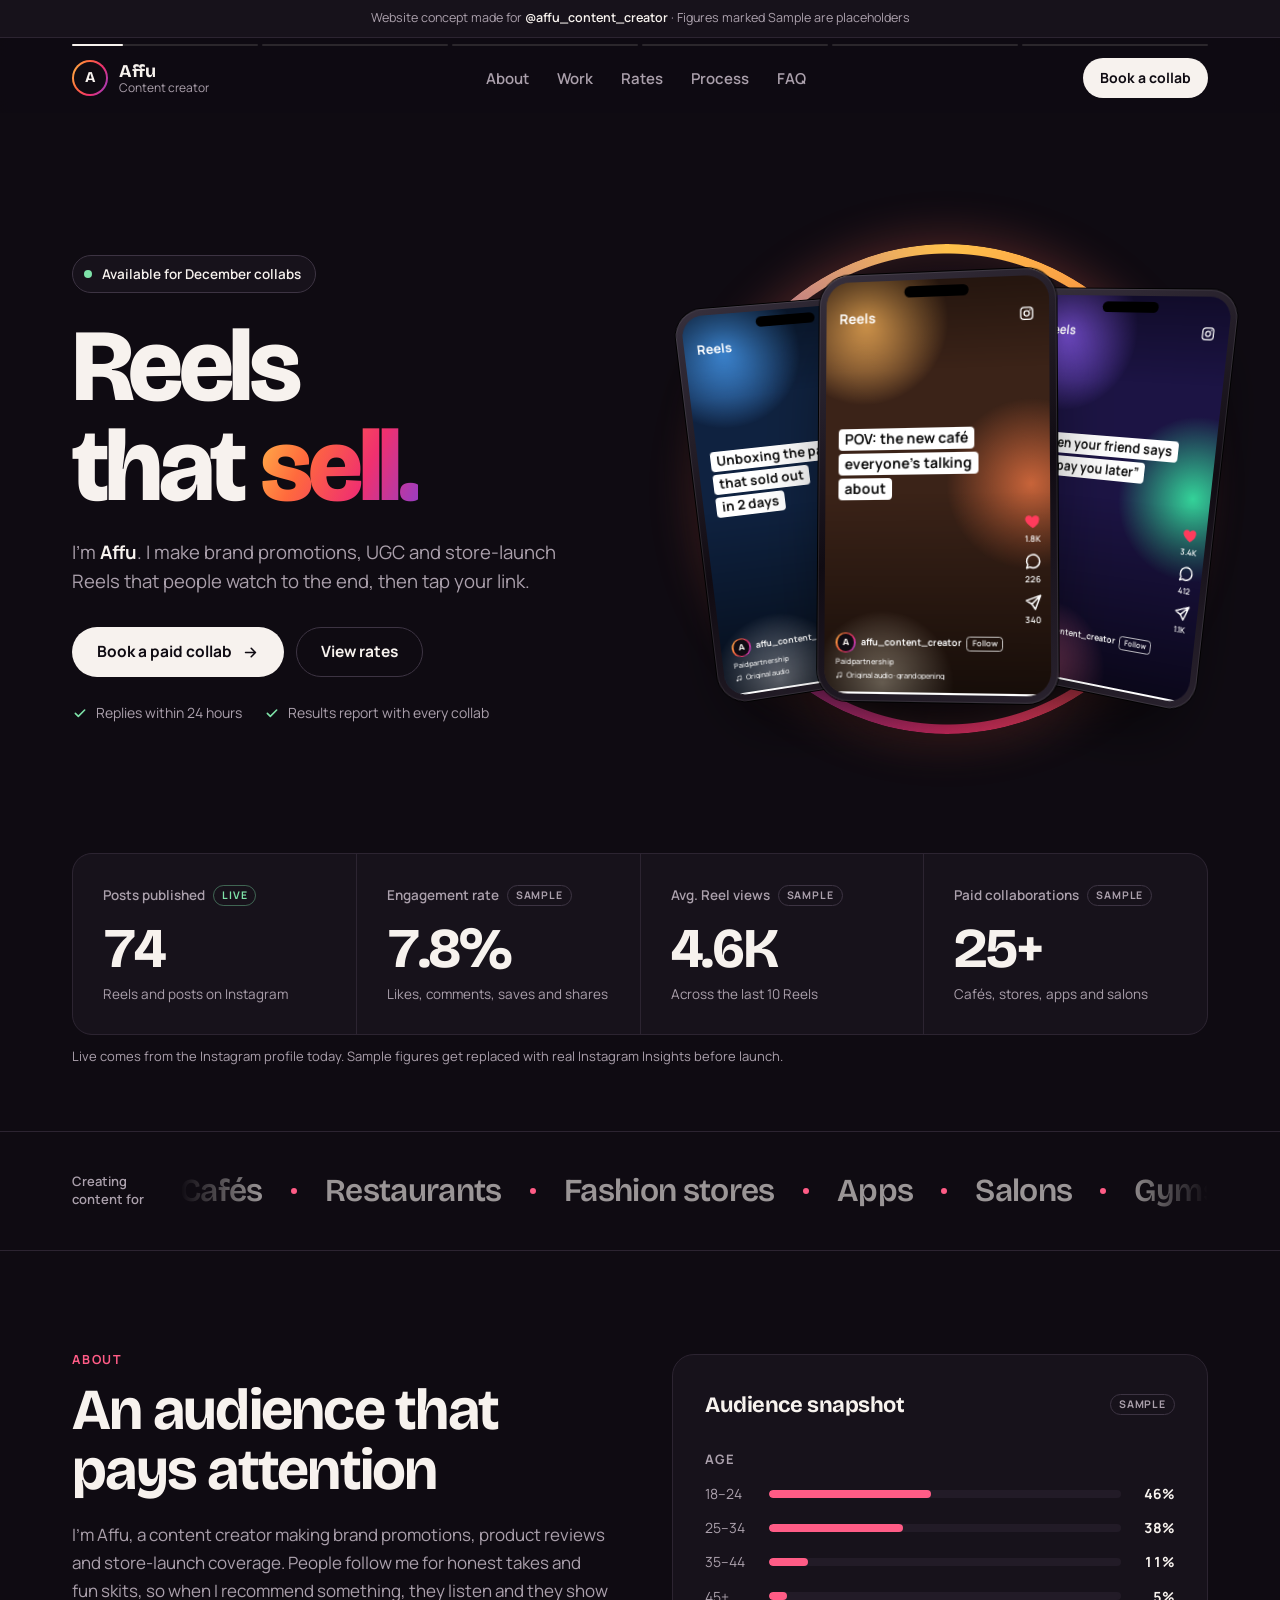
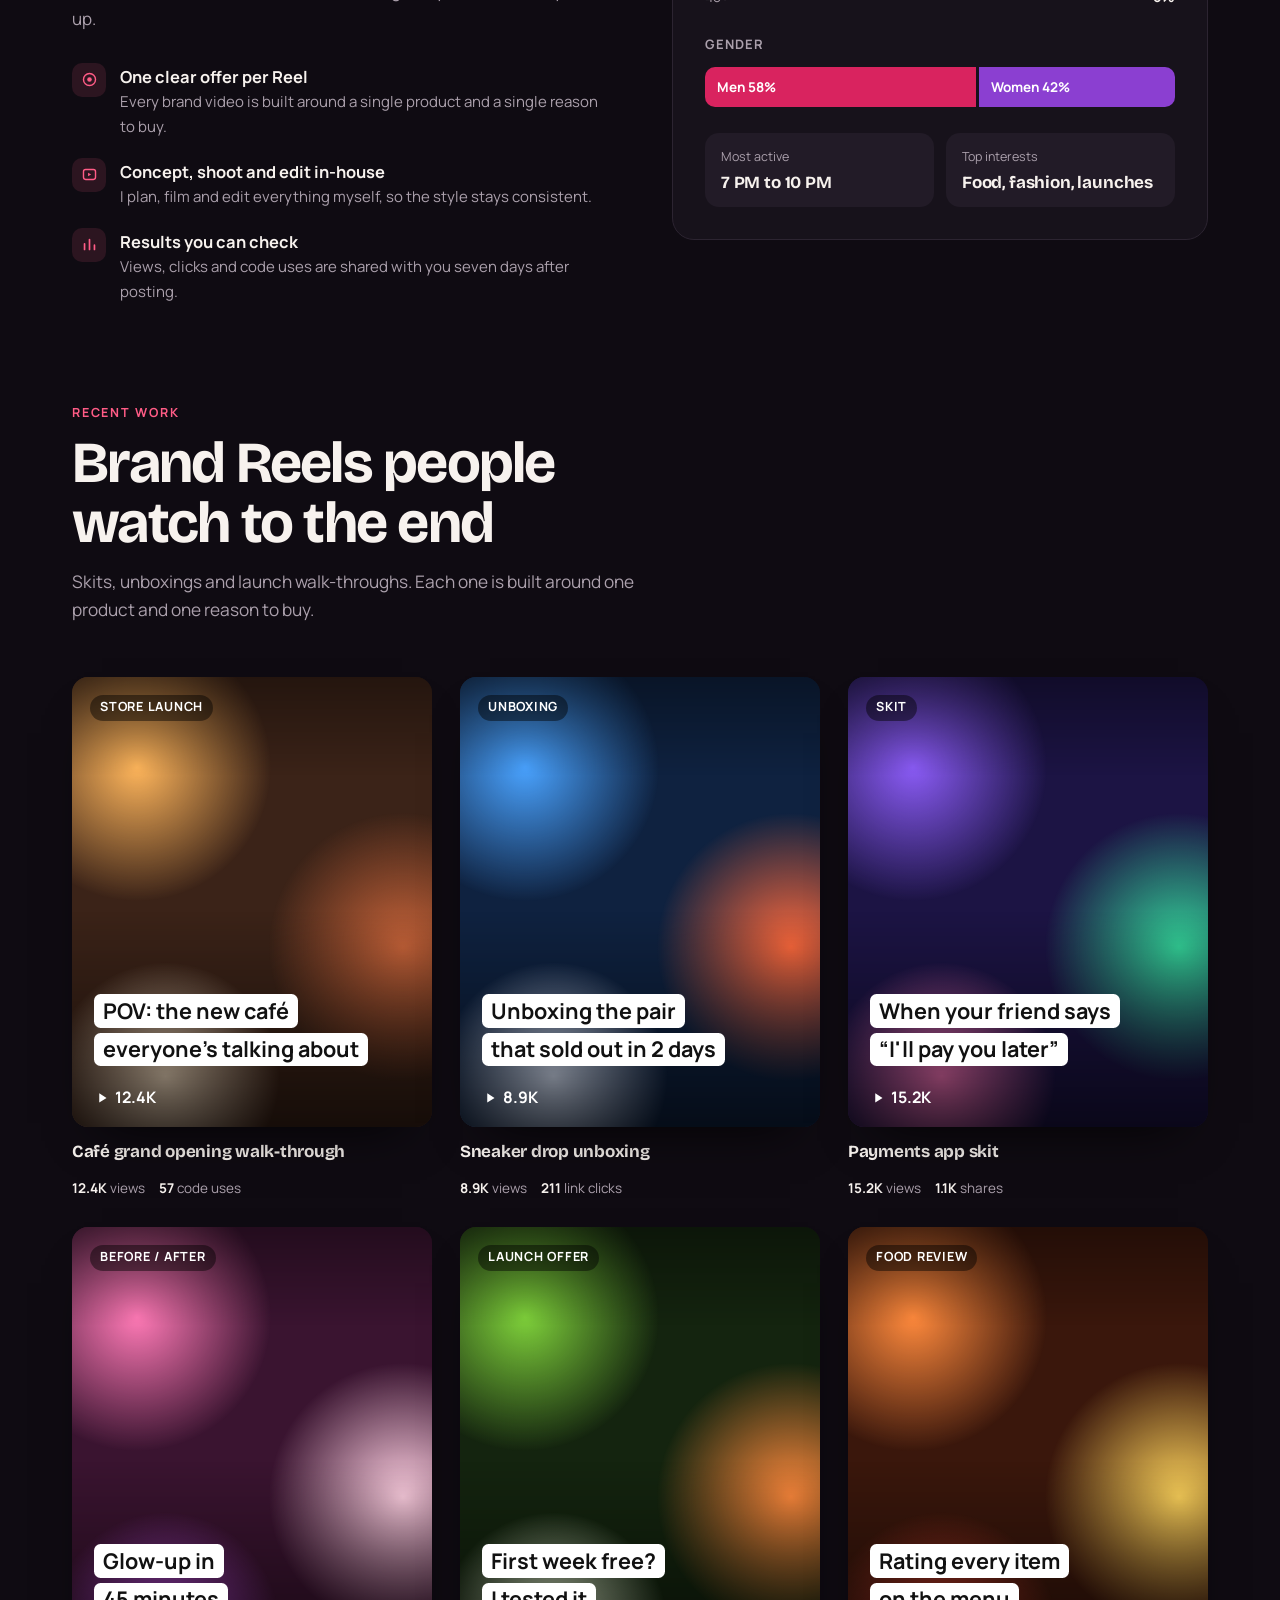
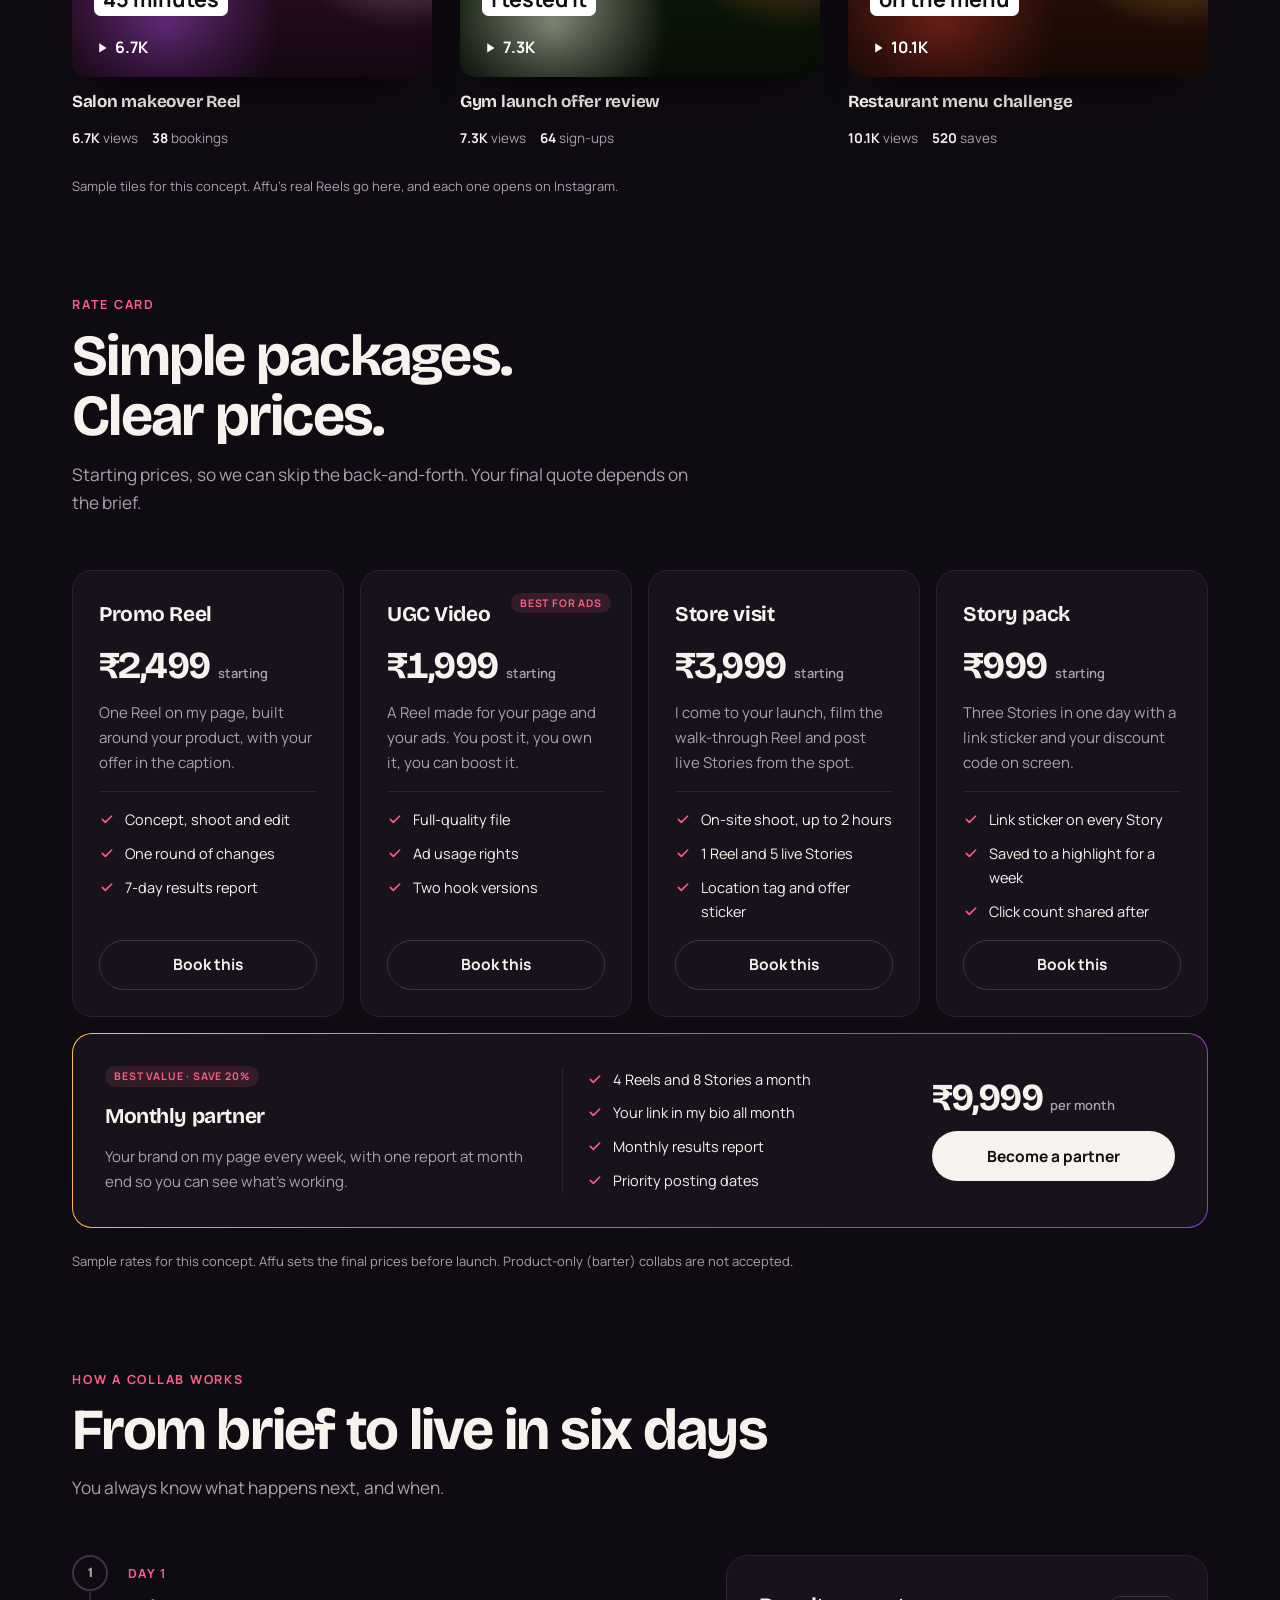
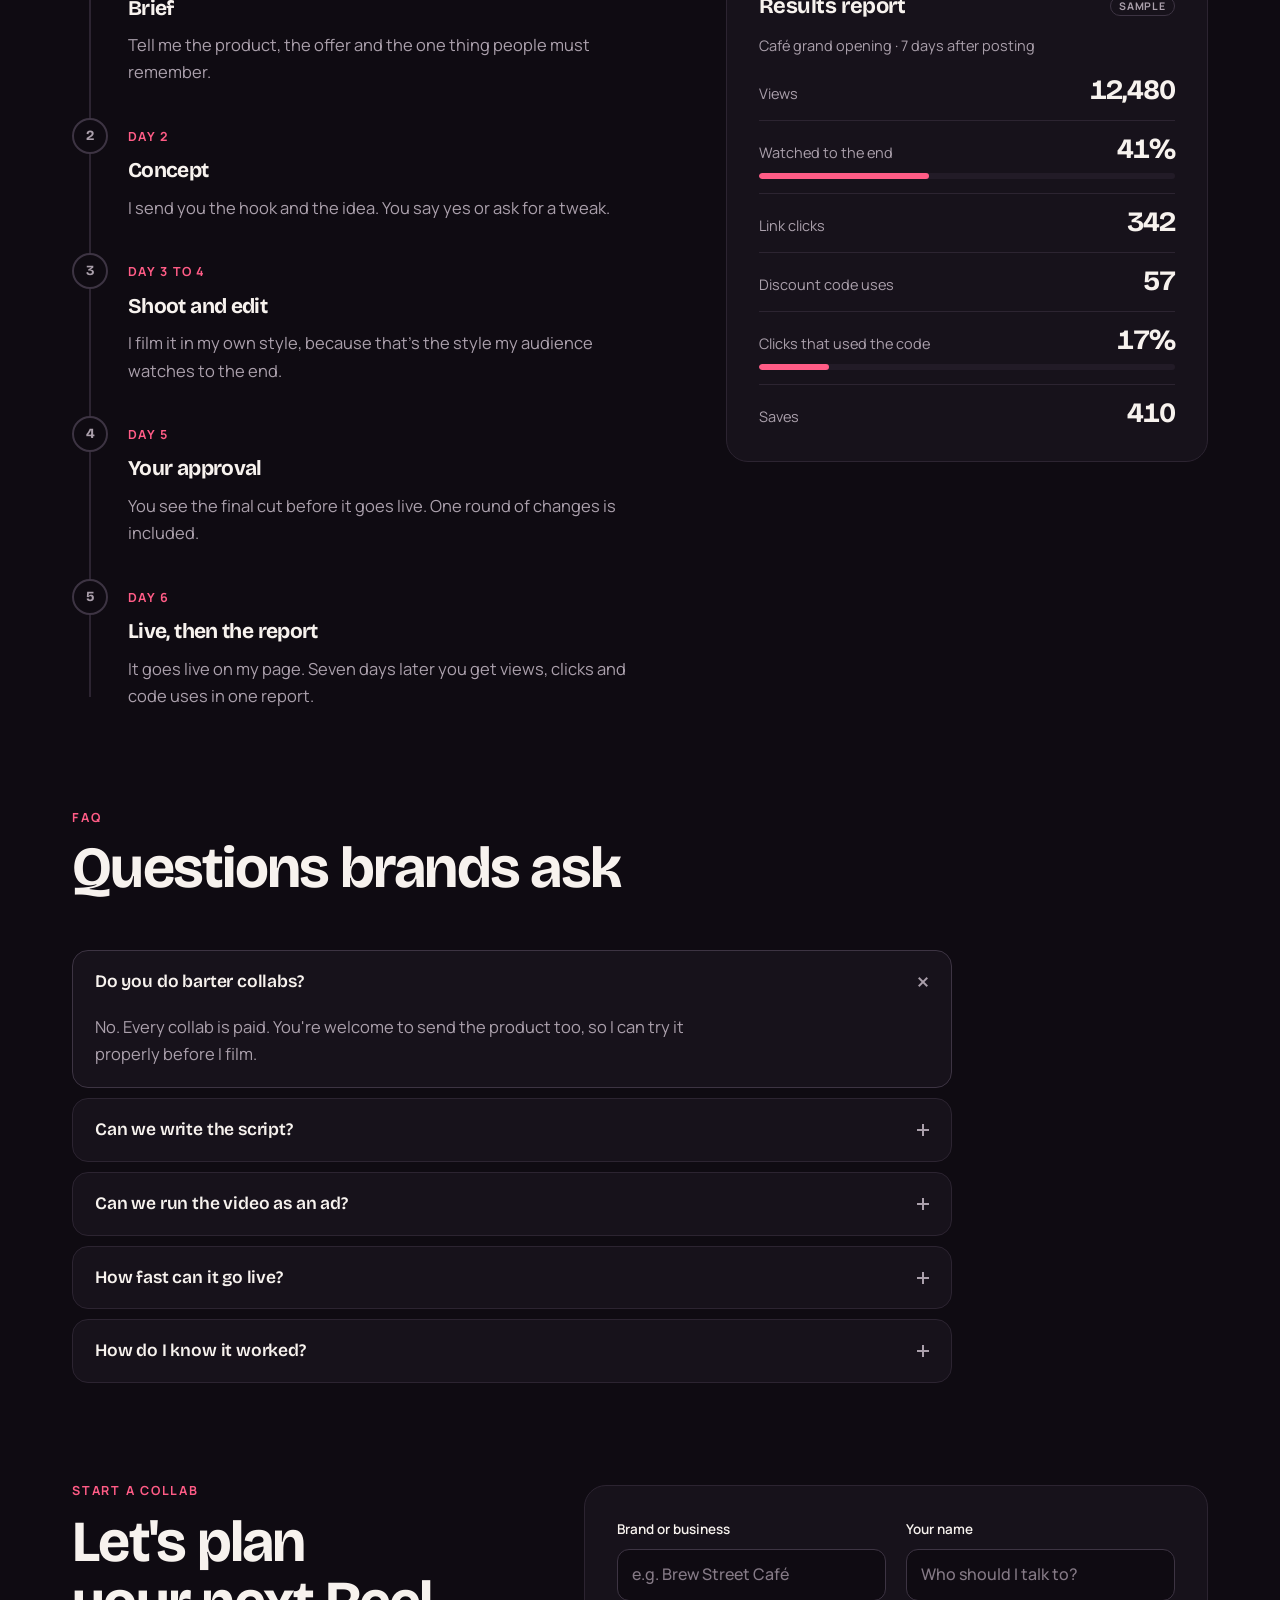
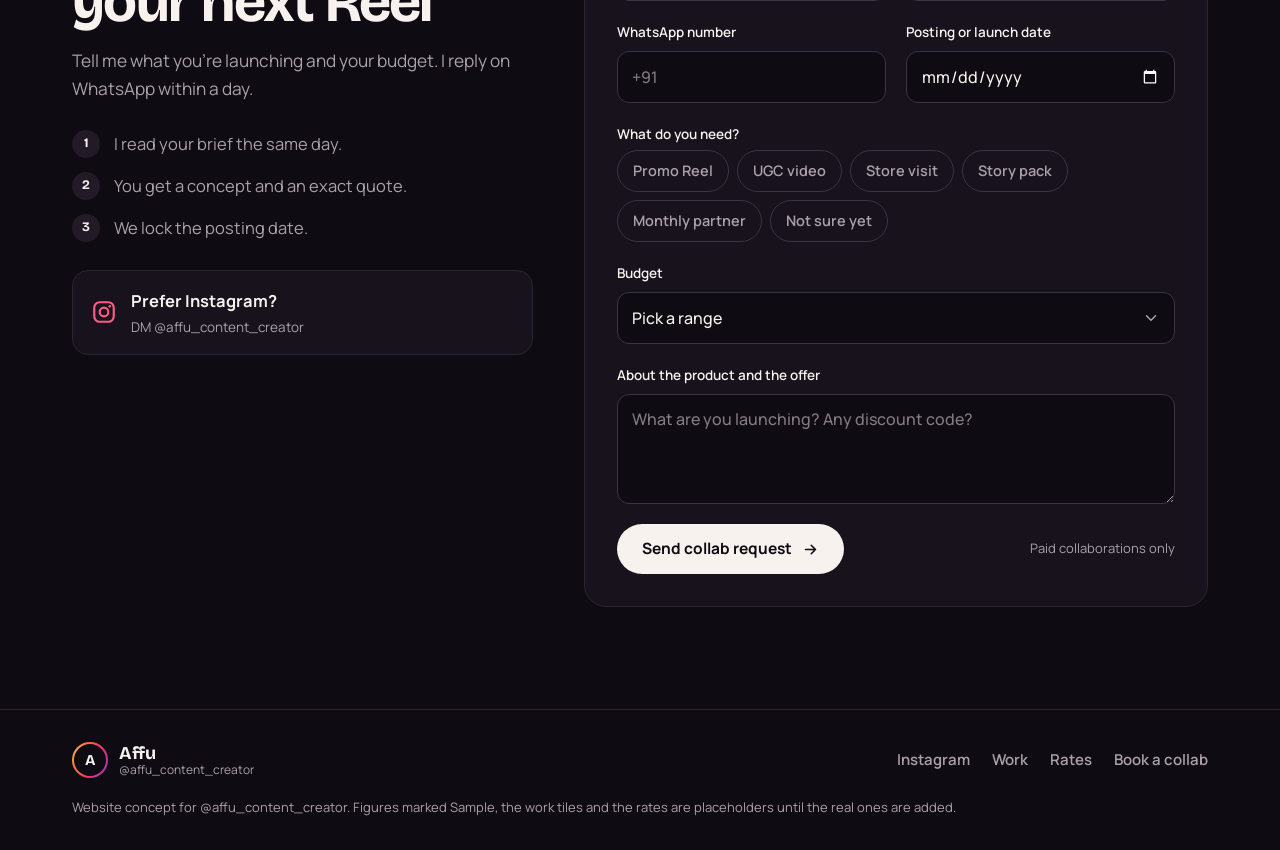
<file: creator/index.html>
<!doctype html>
<html lang="en">
<head>
<meta charset="utf-8">
<meta name="viewport" content="width=device-width, initial-scale=1, viewport-fit=cover">
<title>Affu Creator Studio</title>
<meta name="claude:viewport-fit-sides" content="cover">
<meta name="description" content="Affu makes brand promotion Reels, UGC and store-launch coverage. See the work, the audience and the rates, then book a paid collab.">
<meta name="theme-color" content="#0F0B12">
<link rel="icon" href="data:image/svg+xml,%3Csvg xmlns=%27http://www.w3.org/2000/svg%27 viewBox=%270 0 32 32%27%3E%3Crect width=%2732%27 height=%2732%27 rx=%2716%27 fill=%27%230F0B12%27/%3E%3Ccircle cx=%2716%27 cy=%2716%27 r=%2712%27 fill=%27none%27 stroke=%27%23F0306F%27 stroke-width=%272.5%27/%3E%3Ctext x=%2716%27 y=%2721%27 font-family=%27Arial%27 font-weight=%27700%27 font-size=%2713%27 text-anchor=%27middle%27 fill=%27%23F7F2EE%27%3EA%3C/text%3E%3C/svg%3E">
<link rel="preconnect" href="https://fonts.googleapis.com">
<link rel="preconnect" href="https://fonts.gstatic.com" crossorigin>
<link rel="stylesheet" href="https://fonts.googleapis.com/css2?family=Bricolage+Grotesque:opsz,wght@12..96,500..800&family=Manrope:wght@400;500;600;700&display=swap">
<style>
/* Layout: a creator media kit. Ring-light hero with a 3D stack of Reels, stats strip, category marquee,
   about + audience snapshot, work tiles, pricing cards, six-day collab timeline with a results report,
   FAQ and a booking form. Stories-style progress bar in the nav. One dark world, set on purpose. */
:root{
  color-scheme: dark;
  --bg:#0F0B12;
  --bg-2:#17121B;
  --bg-3:#221B27;
  --line:#2C2431;
  --line-2:#3D3443;
  --fg:#F7F2EE;
  --muted:#ABA0AC;
  --accent:#FF5C86;
  --accent-deep:#D9235F;
  --violet:#8B3FD1;
  --ok:#7EE2A8;
  --on-color:#FFFFFF;
  --ig:linear-gradient(115deg,#FFC24B 0%,#FF6A3D 32%,#F0306F 64%,#8B3FD1 100%);
  --f-display:"Bricolage Grotesque","Avenir Next","Segoe UI",system-ui,sans-serif;
  --f-body:"Manrope",system-ui,-apple-system,"Segoe UI",Roboto,sans-serif;
}

*,*::before,*::after{box-sizing:border-box}
[hidden]{display:none!important}
html{background:var(--bg);overflow-x:clip;scroll-behavior:smooth;scroll-padding-top:84px;-webkit-text-size-adjust:100%}
body{margin:0;background:var(--bg);color:var(--fg);font:400 16.5px/1.65 var(--f-body);overflow-x:clip;-webkit-font-smoothing:antialiased}
body::before{content:"";position:fixed;inset:0 0 auto;height:env(safe-area-inset-top,0px);z-index:60;background:var(--bg)}
img,svg{max-width:100%}
a{color:inherit}
:focus-visible{outline:2px solid var(--accent);outline-offset:3px}
h1,h2,h3{margin:0;font-family:var(--f-display);font-weight:700;letter-spacing:-.03em;text-wrap:balance}
p{margin:0}
.wrap{width:100%;max-width:1200px;margin-inline:auto;padding-left:max(clamp(16px,4vw,32px),env(safe-area-inset-left,0px));padding-right:max(clamp(16px,4vw,32px),env(safe-area-inset-right,0px))}
.ico{width:1em;height:1em;fill:currentColor;flex:none}
.eyebrow{font:700 12.5px/1 var(--f-body);letter-spacing:.14em;text-transform:uppercase;color:var(--accent)}
.ig-text{background:var(--ig);-webkit-background-clip:text;background-clip:text;color:transparent}
.pill-s{display:inline-flex;align-items:center;padding:4px 8px;border:1px solid var(--line-2);border-radius:99px;font:700 10.5px/1 var(--f-body);letter-spacing:.08em;text-transform:uppercase;color:var(--muted)}
.pill-s.live{border-color:rgba(126,226,168,.4);color:var(--ok)}
.note-s{font-size:13px;line-height:1.5;color:var(--muted)}

/* ---------- notice + nav ---------- */
.notice{border-bottom:1px solid var(--line);background:var(--bg-2)}
.notice p{padding-block:8px;text-align:center;font-size:12.5px;color:var(--muted)}
.notice b{font-weight:600;color:var(--fg)}
.nav{position:sticky;top:env(safe-area-inset-top,0px);z-index:50;background:rgba(15,11,18,.84);-webkit-backdrop-filter:saturate(150%) blur(16px);backdrop-filter:saturate(150%) blur(16px);border-bottom:1px solid transparent;transition:border-color .3s}
.nav.is-stuck{border-bottom-color:var(--line)}
.story{display:flex;gap:4px;padding-top:6px}
.story span{position:relative;flex:1;height:2px;border-radius:2px;background:rgba(247,242,238,.12);overflow:hidden}
.story i{position:absolute;inset:0;background:var(--fg);transform-origin:left center;transform:scaleX(var(--p,0))}
.nav-row{display:flex;align-items:center;justify-content:space-between;gap:16px;padding-block:12px 14px}
.logo{display:inline-flex;align-items:center;gap:11px;text-decoration:none}
.logo-mark{flex:none;width:36px;height:36px;padding:2px;border-radius:50%;background:var(--ig)}
.logo-mark i{display:grid;place-items:center;width:100%;height:100%;border-radius:50%;background:var(--bg);font:700 15px/1 var(--f-display);font-style:normal}
.logo-text{display:grid;gap:2px}
.logo-text b{font:700 18px/1 var(--f-display);letter-spacing:-.02em}
.logo-text small{font-size:12px;line-height:1;color:var(--muted)}
.nav-links{display:flex;gap:28px;list-style:none;margin:0;padding:0}
.nav-links a{font-size:15px;font-weight:600;color:var(--muted);text-decoration:none;transition:color .2s}
.nav-links a:hover{color:var(--fg)}
@media (max-width:880px){.nav-links{display:none}}
@media (max-width:420px){.logo-text small{display:none}}

/* ---------- buttons ---------- */
.btn{display:inline-flex;align-items:center;justify-content:center;gap:10px;min-height:50px;padding:0 24px;border-radius:999px;border:1px solid transparent;font:700 15.5px/1 var(--f-body);text-decoration:none;cursor:pointer;white-space:nowrap;transition:transform .25s cubic-bezier(.2,.8,.2,1),background-color .25s,border-color .25s,box-shadow .25s}
.btn:hover{transform:translateY(-1px)}
.btn:active{transform:translateY(0)}
.btn-primary{background:var(--fg);color:var(--bg)}
.btn-primary:hover{background:var(--on-color);box-shadow:0 12px 34px -14px var(--accent)}
.btn-line{background:transparent;border-color:var(--line-2);color:var(--fg)}
.btn-line:hover{border-color:var(--muted);background:rgba(247,242,238,.04)}
.btn-sm{min-height:40px;padding-inline:16px;font-size:14px}
.btn .ico{font-size:17px;transition:transform .25s}
.btn:hover .ico{transform:translateX(3px)}

/* ---------- hero ---------- */
.hero{position:relative;overflow:hidden;isolation:isolate;padding-block:clamp(36px,6vw,80px) clamp(40px,5vw,72px)}
.hero-grid{display:grid;gap:clamp(12px,3vw,40px);align-items:center}
@media (min-width:960px){.hero-grid{grid-template-columns:minmax(0,1.05fr) minmax(0,.95fr)}}
.avail{display:inline-flex;align-items:center;gap:10px;justify-self:start;padding:7px 14px 7px 11px;border:1px solid var(--line-2);border-radius:99px;background:var(--bg-2);font-size:13.5px;font-weight:600}
.avail i{width:8px;height:8px;border-radius:50%;background:var(--ok);box-shadow:0 0 0 0 rgba(126,226,168,.5);animation:pulse 2.2s ease-out infinite}
@keyframes pulse{to{box-shadow:0 0 0 8px rgba(126,226,168,0)}}
.hero h1{margin-block:24px 20px;font-size:clamp(54px,8vw,108px);font-weight:800;line-height:.98;letter-spacing:-.045em}
.lede{max-width:44ch;font-size:clamp(17px,1.45vw,19.5px);line-height:1.6;color:var(--muted)}
.lede strong{font-weight:700;color:var(--fg)}
.cta-row{display:flex;flex-wrap:wrap;gap:12px;margin-top:30px}
.trust{display:flex;flex-wrap:wrap;gap:8px 22px;list-style:none;margin:24px 0 0;padding:0;font-size:14px;color:var(--muted)}
.trust li{display:inline-flex;align-items:center;gap:8px}
.trust .ico{font-size:16px;color:var(--ok)}

.stage{position:relative;height:clamp(430px,48vw,600px);display:grid;place-items:center;perspective:1300px;--pw:clamp(150px,19vw,232px)}
.halo{position:absolute;width:min(120%,720px);aspect-ratio:1;border-radius:50%;background:radial-gradient(closest-side,rgba(255,194,75,.16),rgba(240,48,111,.09) 52%,transparent 74%);pointer-events:none}
.ring-glow,.ring{position:absolute;width:min(94%,500px);aspect-ratio:1;border-radius:50%;pointer-events:none}
.ring-glow{box-shadow:0 0 46px 6px rgba(255,110,90,.26),inset 0 0 46px 6px rgba(255,110,90,.2)}
.ring{background:conic-gradient(#FFC24B,#FF6A3D,#F0306F,#8B3FD1,#FFC24B);-webkit-mask:radial-gradient(farthest-side,transparent calc(100% - 10px),#000 calc(100% - 9px));mask:radial-gradient(farthest-side,transparent calc(100% - 10px),#000 calc(100% - 9px));animation:spin 28s linear infinite}
@keyframes spin{to{transform:rotate(360deg)}}
.sway{position:relative;width:var(--pw);aspect-ratio:9/16;transform-style:preserve-3d;animation:sway 9s ease-in-out infinite alternate}
@keyframes sway{from{transform:rotateY(-7deg) rotateX(2deg)}to{transform:rotateY(7deg) rotateX(-2deg)}}
.stack{position:absolute;inset:0;transform-style:preserve-3d;transform:rotateX(var(--rx,4deg)) rotateY(var(--ry,-10deg))}
.phone{position:absolute;inset:0;container-type:inline-size;padding:calc(var(--pw)*.032);border-radius:calc(var(--pw)*.13);background:linear-gradient(155deg,#37303d,#100b12 55%,#29222e);box-shadow:inset 0 0 0 1px rgba(255,255,255,.09),0 0 0 1px #000,0 40px 80px -30px rgba(0,0,0,.85)}
.phone::before{content:"";position:absolute;z-index:6;top:calc(var(--pw)*.058);left:50%;width:27%;height:calc(var(--pw)*.045);transform:translateX(-50%);border-radius:99px;background:#000}
.phone.p1{transform:translateZ(60px)}
.phone.p2{transform:translateX(calc(-56% - var(--s,0)*24%)) translateZ(-50px) rotateY(24deg) rotateZ(calc(-5deg - var(--s,0)*5deg))}
.phone.p3{transform:translateX(calc(56% + var(--s,0)*24%)) translateZ(-50px) rotateY(-24deg) rotateZ(calc(5deg + var(--s,0)*5deg))}
@media (max-width:959px){
  .hero-grid{gap:0}
  .hero-copy{display:contents}
  .avail{order:1}
  .hero h1{order:2;margin-bottom:0}
  .stage{order:3;height:min(440px,112vw)}
  .lede{order:4}
  .cta-row{order:5}
  .cta-row .btn{flex:1 1 auto}
  .trust{order:6}
}

/* a Reel screen; sizes are in cqw so the same UI scales in the phones and in the tiles */
.screen{position:relative;height:100%;overflow:hidden;isolation:isolate;border-radius:calc(var(--pw)*.1);background:var(--sbg)}
.screen::after,.thumb::after{content:"";position:absolute;inset:0;z-index:1;background:linear-gradient(180deg,rgba(0,0,0,.38),transparent 22%,transparent 52%,rgba(0,0,0,.62))}
.blob{position:absolute;width:var(--bs,80cqw);aspect-ratio:1;border-radius:50%;background:radial-gradient(circle,var(--bc) 0,transparent 66%);animation:drift var(--bd,10s) ease-in-out infinite alternate;will-change:transform}
.b1{--bc:var(--c1);top:-12%;left:-22%}
.b2{--bc:var(--c2);top:28%;right:-32%;--bd:13s;animation-delay:-4s}
.b3{--bc:var(--c3);bottom:-16%;left:-8%;--bs:68cqw;--bd:11s;animation-delay:-7s}
@keyframes drift{from{transform:translate3d(0,0,0) scale(1)}to{transform:translate3d(14cqw,10cqw,0) scale(1.18)}}
.s-cafe{--sbg:#3b2318;--c1:#ffb65c;--c2:#c8643a;--c3:#f3dcc0}
.s-kicks{--sbg:#0f2240;--c1:#4aa3ff;--c2:#ff6a3d;--c3:#dfeaff}
.s-app{--sbg:#1c1444;--c1:#8b5cf6;--c2:#34d399;--c3:#f472b6}
.s-salon{--sbg:#3a1430;--c1:#ff7ab6;--c2:#ffd0e2;--c3:#b04bd6}
.s-gym{--sbg:#14240f;--c1:#7fd13b;--c2:#ff8a3d;--c3:#e9f7d6}
.s-food{--sbg:#3a170c;--c1:#ff8a3d;--c2:#ffd45c;--c3:#c0392b}
.r-top{position:absolute;z-index:2;top:13cqw;left:6cqw;right:6cqw;display:flex;justify-content:space-between;align-items:center;color:#fff;font:700 6.2cqw/1 var(--f-body)}
.r-top .ico{font-size:7cqw}
.r-cap{position:absolute;z-index:2;top:36%;left:6cqw;right:15cqw;display:flex;flex-direction:column;align-items:flex-start;gap:1.4cqw}
.r-cap span{padding:1.2cqw 2.6cqw;border-radius:1.8cqw;background:#fff;color:#111;font:700 6.4cqw/1.14 var(--f-body)}
.r-side{position:absolute;z-index:2;right:3.5cqw;bottom:31cqw;display:flex;flex-direction:column;align-items:center;gap:4.4cqw;color:#fff;font:600 3.7cqw/1 var(--f-body);text-align:center}
.r-side .ico{display:block;margin:0 auto 1.4cqw;font-size:8cqw}
.r-side .liked .ico{color:#FF3B5C}
.r-foot{position:absolute;z-index:2;left:5cqw;right:15cqw;bottom:6.5cqw;color:#fff}
.r-user{display:flex;align-items:center;gap:2.2cqw;font:700 4.1cqw/1.1 var(--f-body)}
.r-user b{min-width:0;overflow:hidden;text-overflow:ellipsis;white-space:nowrap}
.r-av{flex:none;width:9cqw;height:9cqw;padding:.7cqw;border-radius:50%;background:var(--ig)}
.r-av i{display:grid;place-items:center;width:100%;height:100%;border-radius:50%;background:var(--bg);font:700 4.2cqw/1 var(--f-display);font-style:normal;color:var(--fg)}
.r-follow{flex:none;padding:.8cqw 2cqw;border:1px solid rgba(255,255,255,.7);border-radius:1.6cqw;font-size:3.5cqw;font-weight:600}
.r-pp{margin-top:1.6cqw;font:600 3.4cqw/1.2 var(--f-body);opacity:.85}
.r-audio{display:flex;align-items:center;gap:1.6cqw;margin-top:2.2cqw;overflow:hidden;white-space:nowrap;font:500 3.4cqw/1 var(--f-body);opacity:.9}
.r-prog{position:absolute;z-index:3;left:0;right:0;bottom:0;height:1.1cqw;background:rgba(255,255,255,.25)}
.r-prog i{display:block;height:100%;background:#fff;transform-origin:left center;animation:playbar var(--pd,7s) linear infinite}
@keyframes playbar{from{transform:scaleX(0)}to{transform:scaleX(1)}}

/* ---------- stats ---------- */
.stats{padding-bottom:clamp(40px,5vw,64px)}
.stat-grid{display:grid;grid-template-columns:repeat(2,minmax(0,1fr));gap:1px;margin:0;overflow:hidden;border:1px solid var(--line);border-radius:20px;background:var(--line)}
@media (min-width:820px){.stat-grid{grid-template-columns:repeat(4,minmax(0,1fr))}}
.stat{min-width:0;padding:clamp(18px,2.6vw,30px);background:var(--bg-2)}
.stat dt{display:flex;flex-wrap:wrap;align-items:center;gap:6px 8px;font-size:13.5px;font-weight:600;color:var(--muted)}
.stat dd{margin:14px 0 0}
.num{display:block;font:700 clamp(36px,4.6vw,56px)/1 var(--f-display);letter-spacing:-.04em;font-variant-numeric:tabular-nums}
.stat dd small{display:block;margin-top:8px;font-size:13.5px;line-height:1.45;color:var(--muted)}
.stats .note-s{margin-top:12px}

/* ---------- categories ---------- */
.cats{padding-block:clamp(24px,3.4vw,40px);border-block:1px solid var(--line)}
.cats-row{display:flex;align-items:center;gap:28px}
.cats-label{flex:none;max-width:10ch;font-size:13px;font-weight:600;line-height:1.35;color:var(--muted)}
.marquee{flex:1;min-width:0;overflow:hidden;-webkit-mask:linear-gradient(90deg,transparent,#000 8%,#000 92%,transparent);mask:linear-gradient(90deg,transparent,#000 8%,#000 92%,transparent)}
.marquee-track{display:flex;width:max-content;animation:marq 48s linear infinite}
.marquee ul{display:flex;list-style:none;margin:0;padding:0}
.marquee li{display:inline-flex;align-items:center;gap:28px;padding-right:28px;font:600 clamp(22px,2.6vw,32px)/1.2 var(--f-display);letter-spacing:-.02em;color:rgba(247,242,238,.6);white-space:nowrap}
.marquee li::after{content:"";width:6px;height:6px;border-radius:50%;background:var(--accent)}
@keyframes marq{to{transform:translateX(-50%)}}
@media (max-width:640px){.cats-label{display:none}}

/* ---------- sections ---------- */
.sec{padding-block:clamp(64px,8vw,112px)}
.sec+.sec{padding-top:0}
.sec-head{display:grid;gap:14px;max-width:720px;margin-bottom:clamp(32px,4.5vw,52px)}
.sec-head h2{font-size:clamp(34px,4.6vw,58px);line-height:1.04}
.sec-head .sub{max-width:56ch;font-size:clamp(16px,1.35vw,18px);color:var(--muted)}
.card{padding:clamp(22px,2.6vw,32px);border:1px solid var(--line);border-radius:22px;background:var(--bg-2)}
.card-head{display:flex;flex-wrap:wrap;align-items:center;justify-content:space-between;gap:10px}
.card-head h3{font-size:22px;letter-spacing:-.02em}

/* ---------- about + audience ---------- */
.about{display:grid;gap:clamp(36px,5vw,64px)}
@media (min-width:960px){.about{grid-template-columns:minmax(0,1fr) minmax(0,1fr);align-items:start}}
.about .sec-head{margin-bottom:20px}
.bio{max-width:54ch;font-size:17px;color:var(--muted)}
.points{display:grid;gap:18px;list-style:none;margin:30px 0 0;padding:0}
.points li{display:flex;align-items:flex-start;gap:14px}
.points .dot{flex:none;display:grid;place-items:center;width:34px;height:34px;border-radius:10px;background:rgba(255,92,134,.12);color:var(--accent);font-size:17px}
.points b{display:block;font-weight:700}
.points span{display:block;font-size:15px;color:var(--muted)}
.aud{display:grid;gap:26px}
.aud h4{margin:0 0 12px;font-size:13px;font-weight:700;letter-spacing:.08em;text-transform:uppercase;color:var(--muted)}
.bars{display:grid;gap:11px;list-style:none;margin:0;padding:0}
.bars li{display:grid;grid-template-columns:52px minmax(0,1fr) 42px;align-items:center;gap:12px;font-size:14px}
.bars .lab{color:var(--muted)}
.bars .val{text-align:right;font-weight:700;font-variant-numeric:tabular-nums}
.track{height:8px;overflow:hidden;border-radius:8px;background:var(--bg-3)}
.track i{display:block;width:var(--w);height:100%;border-radius:inherit;background:var(--accent)}
.split{display:flex;gap:3px;height:40px;overflow:hidden;border-radius:10px}
.split span{display:flex;align-items:center;width:var(--w);padding-inline:12px;font-size:13.5px;font-weight:700;color:var(--on-color);white-space:nowrap}
.split span:first-child{background:var(--accent-deep)}
.split span:last-child{background:var(--violet)}
.facts{display:grid;grid-template-columns:repeat(2,minmax(0,1fr));gap:12px}
.fact{padding:14px 16px;border-radius:14px;background:var(--bg-3)}
.fact small{display:block;font-size:12.5px;color:var(--muted)}
.fact b{display:block;margin-top:4px;font:700 17px/1.25 var(--f-display);letter-spacing:-.01em}

/* ---------- work ---------- */
.work-grid{display:grid;grid-template-columns:repeat(2,minmax(0,1fr));gap:clamp(14px,2.2vw,28px)}
@media (min-width:900px){.work-grid{grid-template-columns:repeat(3,minmax(0,1fr))}}
.work{display:flex;flex-direction:column;gap:14px;min-width:0}
.tilt{transform:perspective(900px) rotateX(var(--tx,0deg)) rotateY(var(--ty,0deg));transition:transform .45s cubic-bezier(.2,.8,.2,1)}
.thumb{position:relative;aspect-ratio:4/5;overflow:hidden;isolation:isolate;container-type:inline-size;border-radius:16px;background:var(--sbg);box-shadow:0 26px 50px -30px rgba(0,0,0,.95)}
.thumb .r-cap{top:auto;bottom:17cqw;right:6cqw}
.thumb .r-cap span{font-size:6cqw}
.kind{position:absolute;z-index:2;top:5cqw;left:5cqw;padding:1.8cqw 2.8cqw;border-radius:99px;background:rgba(0,0,0,.45);color:#fff;font:700 3.5cqw/1 var(--f-body);letter-spacing:.06em;text-transform:uppercase}
.views{position:absolute;z-index:2;left:6cqw;bottom:6cqw;display:flex;align-items:center;gap:1.6cqw;color:#fff;font:700 4.4cqw/1 var(--f-body)}
.play{position:absolute;z-index:2;top:42%;left:50%;display:grid;place-items:center;width:18cqw;height:18cqw;border-radius:50%;background:rgba(255,255,255,.2);color:#fff;font-size:8cqw;opacity:0;transform:translate(-50%,-50%) scale(.85);transition:opacity .3s,transform .3s}
.work:hover .play{opacity:1;transform:translate(-50%,-50%) scale(1)}
.work h3{font-size:17px;line-height:1.3;letter-spacing:-.015em}
.kpis{display:flex;flex-wrap:wrap;gap:4px 14px;list-style:none;margin:0;padding:0;font-size:13.5px;color:var(--muted)}
.kpis b{font-weight:700;color:var(--fg)}
.work-foot{margin-top:28px}

/* ---------- pricing ---------- */
.plans{display:grid;gap:16px}
@media (min-width:640px){.plans{grid-template-columns:repeat(2,minmax(0,1fr))}}
@media (min-width:1080px){.plans{grid-template-columns:repeat(4,minmax(0,1fr))}}
.plan{position:relative;display:flex;flex-direction:column;gap:16px;min-width:0;padding:26px;border:1px solid var(--line);border-radius:20px;background:var(--bg-2);transition:border-color .3s,transform .3s cubic-bezier(.2,.8,.2,1)}
.plan:hover{border-color:var(--line-2);transform:translateY(-3px)}
.plan h3{font-size:21px;letter-spacing:-.02em}
.price{display:flex;flex-wrap:wrap;align-items:baseline;gap:4px 8px;font:700 38px/1 var(--f-display);letter-spacing:-.04em;font-variant-numeric:tabular-nums}
.price small{font:600 13px/1 var(--f-body);letter-spacing:0;color:var(--muted)}
.plan .desc{font-size:15px;color:var(--muted)}
.feat{display:grid;gap:10px;list-style:none;margin:0;padding:16px 0 0;border-top:1px solid var(--line);font-size:14.5px}
.feat li{display:flex;align-items:flex-start;gap:10px}
.feat .ico{font-size:16px;color:var(--accent);margin-top:3px}
.plan>.btn{width:100%;margin-top:auto}
.badge{position:absolute;top:22px;right:20px;padding:5px 9px;border-radius:99px;background:rgba(255,92,134,.13);color:var(--accent);font:700 10.5px/1 var(--f-body);letter-spacing:.08em;text-transform:uppercase}
.plan-wide{grid-column:1/-1;display:grid;gap:22px;border-color:transparent;background:linear-gradient(var(--bg-2),var(--bg-2)) padding-box,var(--ig) border-box}
.plan-wide:hover{border-color:transparent}
.plan-wide .badge{position:static;justify-self:start}
.plan-wide .head{display:grid;gap:12px;align-content:start}
.plan-wide .buy{display:grid;gap:14px;align-content:center}
@media (min-width:900px){
  .plan-wide{grid-template-columns:minmax(0,1.25fr) minmax(0,1fr) minmax(0,.7fr);align-items:center;padding:32px}
  .plan-wide .feat{padding:0 0 0 24px;border-top:0;border-left:1px solid var(--line)}
}
.rates-foot{margin-top:24px}

/* ---------- process + report ---------- */
.flow{display:grid;gap:clamp(40px,5vw,64px)}
@media (min-width:960px){.flow{grid-template-columns:minmax(0,1.1fr) minmax(0,.9fr);align-items:start}}
.timeline{position:relative;padding-left:56px}
.timeline ol{display:grid;gap:32px;list-style:none;margin:0;padding:0}
.tl-rail{position:absolute;left:17px;top:12px;bottom:12px;width:2px;overflow:hidden;background:var(--line)}
.tl-rail i{position:absolute;inset:0;background:linear-gradient(180deg,#FFC24B,#F0306F,#8B3FD1);transform-origin:top center;transform:scaleY(var(--draw,0))}
.timeline li{position:relative;min-width:0}
.node{position:absolute;left:-56px;top:0;display:grid;place-items:center;width:36px;height:36px;border:2px solid var(--line-2);border-radius:50%;background:var(--bg);font:700 14px/1 var(--f-display);color:var(--muted);transition:border-color .4s,background-color .4s,color .4s}
.timeline li.on .node{border-color:var(--accent-deep);background:var(--accent-deep);color:var(--on-color)}
.tl-day{display:block;padding-top:9px;font-size:12.5px;font-weight:700;letter-spacing:.1em;text-transform:uppercase;color:var(--accent)}
.timeline h3{margin:6px 0 6px;font-size:21px}
.timeline p{max-width:52ch;color:var(--muted)}
.report{display:grid;gap:18px}
@media (min-width:960px){.report{position:sticky;top:120px}}
.report .sub{margin-top:-8px;font-size:14.5px;color:var(--muted)}
.r-rows{display:grid;gap:14px;list-style:none;margin:0;padding:0}
.r-row{display:grid;grid-template-columns:minmax(0,1fr) auto;align-items:baseline;gap:8px 12px;padding-bottom:14px;border-bottom:1px solid var(--line)}
.r-row:last-child{padding-bottom:0;border-bottom:0}
.r-row span{font-size:14.5px;color:var(--muted)}
.r-row b{font:700 28px/1 var(--f-display);letter-spacing:-.03em;font-variant-numeric:tabular-nums}
.r-row .track{grid-column:1/-1;height:6px}

/* ---------- faq ---------- */
.faq{display:grid;gap:10px;max-width:880px}
.faq details{padding:0 22px;border:1px solid var(--line);border-radius:16px;background:var(--bg-2);transition:border-color .3s}
.faq details[open]{border-color:var(--line-2)}
.faq summary{display:flex;align-items:center;justify-content:space-between;gap:16px;padding-block:19px;list-style:none;cursor:pointer;font:600 17.5px/1.35 var(--f-display);letter-spacing:-.01em}
.faq summary::-webkit-details-marker{display:none}
.faq summary::after{content:"";flex:none;width:12px;height:12px;background:linear-gradient(var(--muted),var(--muted)) center/12px 2px no-repeat,linear-gradient(var(--muted),var(--muted)) center/2px 12px no-repeat;transition:transform .3s}
.faq details[open] summary::after{transform:rotate(45deg)}
.faq details p{max-width:64ch;padding-bottom:20px;color:var(--muted)}

/* ---------- booking ---------- */
.book-grid{display:grid;gap:clamp(32px,4vw,56px)}
@media (min-width:960px){.book-grid{grid-template-columns:minmax(0,.85fr) minmax(0,1.15fr);align-items:start}}
.book-copy .sec-head{margin-bottom:26px}
.steps-mini{display:grid;gap:14px;list-style:none;margin:0 0 28px;padding:0}
.steps-mini li{display:flex;align-items:center;gap:14px;color:var(--muted)}
.steps-mini b{flex:none;display:grid;place-items:center;width:28px;height:28px;border-radius:50%;background:var(--bg-3);font:700 13px/1 var(--f-display);color:var(--fg)}
.alt{display:flex;align-items:center;gap:14px;padding:16px 18px;border:1px solid var(--line);border-radius:16px;background:var(--bg-2);text-decoration:none;transition:border-color .25s,transform .25s}
.alt:hover{border-color:var(--line-2);transform:translateY(-2px)}
.alt>.ico{font-size:26px;color:var(--accent)}
.alt span{display:grid;gap:2px;min-width:0}
.alt b{font-weight:700}
.alt small{font-size:13.5px;color:var(--muted);overflow-wrap:anywhere}
.form-card{display:grid;gap:20px}
.row2{display:grid;gap:20px}
@media (min-width:640px){.row2{grid-template-columns:minmax(0,1fr) minmax(0,1fr)}}
.field{display:grid;gap:8px;min-width:0}
.field>label,.field>legend{padding:0;font-size:13.5px;font-weight:600;color:var(--fg)}
.field input,.field select,.field textarea{width:100%;min-height:52px;padding:13px 14px;border:1px solid var(--line-2);border-radius:12px;background:var(--bg);color:var(--fg);font:500 16px/1.4 var(--f-body);transition:border-color .2s,box-shadow .2s}
.field textarea{min-height:110px;resize:vertical}
.field select{appearance:none;-webkit-appearance:none;padding-right:42px;background-image:url("data:image/svg+xml,%3Csvg xmlns='http://www.w3.org/2000/svg' viewBox='0 0 24 24'%3E%3Cpath d='M6 9l6 6 6-6' fill='none' stroke='%23ABA0AC' stroke-width='2' stroke-linecap='round' stroke-linejoin='round'/%3E%3C/svg%3E");background-repeat:no-repeat;background-position:right 14px center;background-size:18px}
.field input::placeholder,.field textarea::placeholder{color:#857A86}
.field input:focus,.field select:focus,.field textarea:focus{outline:none;border-color:var(--accent);box-shadow:0 0 0 3px rgba(255,92,134,.18)}
fieldset.field{margin:0;border:0;padding:0}
.chips{display:flex;flex-wrap:wrap;gap:8px;margin-top:4px}
.chip{position:relative}
.chip input{position:absolute;width:1px;height:1px;opacity:0}
.chip span{display:inline-flex;align-items:center;min-height:42px;padding:0 15px;border:1px solid var(--line-2);border-radius:99px;font-size:14.5px;font-weight:600;color:var(--muted);cursor:pointer;transition:background-color .2s,color .2s,border-color .2s}
.chip span:hover{border-color:var(--muted);color:var(--fg)}
.chip input:checked+span{border-color:var(--fg);background:var(--fg);color:var(--bg)}
.chip input:focus-visible+span{outline:2px solid var(--accent);outline-offset:2px}
.callout{padding:13px 15px;border:1px solid rgba(255,194,75,.4);border-radius:12px;background:rgba(255,194,75,.08);font-size:14.5px;line-height:1.5}
.form-foot{display:flex;flex-wrap:wrap;align-items:center;justify-content:space-between;gap:14px}
.done{display:grid;justify-items:start;gap:14px}
.done:focus{outline:none}
.done .tick{display:grid;place-items:center;width:52px;height:52px;border-radius:50%;background:rgba(126,226,168,.14);color:var(--ok);font-size:24px}
.done h3{font-size:clamp(26px,3vw,34px)}
.done p{max-width:52ch;color:var(--muted)}

/* ---------- footer ---------- */
.foot{border-top:1px solid var(--line);padding-block:32px calc(32px + env(safe-area-inset-bottom,0px))}
.foot-row{display:flex;flex-wrap:wrap;align-items:center;justify-content:space-between;gap:18px 32px}
.foot-links{display:flex;flex-wrap:wrap;gap:8px 22px}
.foot-links a{font-size:15px;font-weight:600;color:var(--muted);text-decoration:none}
.foot-links a:hover{color:var(--fg)}
.foot .note-s{margin-top:20px}

@media (prefers-reduced-motion:reduce){
  html{scroll-behavior:auto}
  *,*::before,*::after{animation:none!important;transition:none!important}
}
</style>
</head>
<body>

<svg width="0" height="0" style="position:absolute" aria-hidden="true" focusable="false">
  <symbol id="i-heart" viewBox="0 0 24 24"><path d="M12 21s-7.5-4.6-9.6-9.2C.9 8.4 2.9 4.5 6.6 4.5c2.1 0 3.6 1.2 4.4 2.6.8-1.4 2.3-2.6 4.4-2.6 3.7 0 5.7 3.9 4.2 7.3C19.5 16.4 12 21 12 21z"/></symbol>
  <symbol id="i-comment" viewBox="0 0 24 24"><path d="M20.5 11.5a8.5 8.5 0 0 1-12.6 7.4L3.5 20.5l1.6-4.2A8.5 8.5 0 1 1 20.5 11.5z" fill="none" stroke="currentColor" stroke-width="2" stroke-linejoin="round"/></symbol>
  <symbol id="i-send" viewBox="0 0 24 24"><path d="M21.5 3 10.2 14.3M21.5 3 14.6 21l-4.4-6.7L3 9.9z" fill="none" stroke="currentColor" stroke-width="2" stroke-linejoin="round" stroke-linecap="round"/></symbol>
  <symbol id="i-music" viewBox="0 0 24 24"><path d="M9 18V5l11-2v13" fill="none" stroke="currentColor" stroke-width="2"/><circle cx="6" cy="18" r="3"/><circle cx="17" cy="16" r="3"/></symbol>
  <symbol id="i-play" viewBox="0 0 24 24"><path d="M8 5v14l11-7z"/></symbol>
  <symbol id="i-cam" viewBox="0 0 24 24"><rect x="3" y="3" width="18" height="18" rx="5" fill="none" stroke="currentColor" stroke-width="2"/><circle cx="12" cy="12" r="4" fill="none" stroke="currentColor" stroke-width="2"/><circle cx="17.3" cy="6.7" r="1.2"/></symbol>
  <symbol id="i-arrow" viewBox="0 0 24 24"><path d="M5 12h14M13 6l6 6-6 6" fill="none" stroke="currentColor" stroke-width="2.2" stroke-linecap="round" stroke-linejoin="round"/></symbol>
  <symbol id="i-check" viewBox="0 0 24 24"><path d="M5 12.5l4.5 4.5L19 7.5" fill="none" stroke="currentColor" stroke-width="2.4" stroke-linecap="round" stroke-linejoin="round"/></symbol>
  <symbol id="i-target" viewBox="0 0 24 24"><circle cx="12" cy="12" r="8.5" fill="none" stroke="currentColor" stroke-width="2"/><circle cx="12" cy="12" r="3.2"/></symbol>
  <symbol id="i-film" viewBox="0 0 24 24"><rect x="3.5" y="5" width="17" height="14" rx="3" fill="none" stroke="currentColor" stroke-width="2"/><path d="M10 9.5v5l4.3-2.5z"/></symbol>
  <symbol id="i-chart" viewBox="0 0 24 24"><path d="M5 19V11M12 19V5M19 19v-6" fill="none" stroke="currentColor" stroke-width="2.4" stroke-linecap="round"/></symbol>
</svg>

<div class="notice"><p class="wrap">Website concept made for <b>@affu_content_creator</b> · Figures marked Sample are placeholders</p></div>

<nav class="nav" aria-label="Main">
  <div class="wrap">
    <div class="story" aria-hidden="true">
      <span data-for="top"><i></i></span>
      <span data-for="about"><i></i></span>
      <span data-for="work"><i></i></span>
      <span data-for="rates"><i></i></span>
      <span data-for="process"><i></i></span>
      <span data-for="book"><i></i></span>
    </div>
    <div class="nav-row">
      <a class="logo" href="#top" aria-label="Affu, back to top">
        <span class="logo-mark"><i>A</i></span>
        <span class="logo-text"><b>Affu</b><small>Content creator</small></span>
      </a>
      <ul class="nav-links">
        <li><a href="#about">About</a></li>
        <li><a href="#work">Work</a></li>
        <li><a href="#rates">Rates</a></li>
        <li><a href="#process">Process</a></li>
        <li><a href="#faq">FAQ</a></li>
      </ul>
      <a class="btn btn-primary btn-sm" href="#book">Book a collab</a>
    </div>
  </div>
</nav>

<main>
<!-- ======================= HERO ======================= -->
<header class="hero" id="top">
  <div class="wrap hero-grid">
    <div class="hero-copy">
      <p class="avail"><i></i>Available for December collabs</p>
      <h1>Reels that <span class="ig-text">sell.</span></h1>
      <p class="lede">I'm <strong>Affu</strong>. I make brand promotions, UGC and store-launch Reels that people watch to the end, then tap your link.</p>
      <div class="cta-row">
        <a class="btn btn-primary" href="#book">Book a paid collab <svg class="ico"><use href="#i-arrow"/></svg></a>
        <a class="btn btn-line" href="#rates">View rates</a>
      </div>
      <ul class="trust">
        <li><svg class="ico"><use href="#i-check"/></svg>Replies within 24 hours</li>
        <li><svg class="ico"><use href="#i-check"/></svg>Results report with every collab</li>
      </ul>
    </div>

    <div class="stage" aria-hidden="true">
      <div class="halo"></div>
      <div class="ring-glow"></div>
      <div class="ring"></div>
      <div class="sway">
        <div class="stack">
          <div class="phone p2"><div class="screen s-kicks">
            <i class="blob b1"></i><i class="blob b2"></i><i class="blob b3"></i>
            <div class="r-top"><span>Reels</span><svg class="ico"><use href="#i-cam"/></svg></div>
            <p class="r-cap"><span>Unboxing the pair</span><span>that sold out</span><span>in 2 days</span></p>
            <div class="r-side"><div class="liked"><svg class="ico"><use href="#i-heart"/></svg>2.1K</div><div><svg class="ico"><use href="#i-comment"/></svg>184</div><div><svg class="ico"><use href="#i-send"/></svg>96</div></div>
            <div class="r-foot"><div class="r-user"><span class="r-av"><i>A</i></span><b>affu_content_creator</b><span class="r-follow">Follow</span></div><p class="r-pp">Paid partnership</p><p class="r-audio"><svg class="ico"><use href="#i-music"/></svg>Original audio</p></div>
            <div class="r-prog" style="--pd:9s"><i></i></div>
          </div></div>
          <div class="phone p3"><div class="screen s-app">
            <i class="blob b1"></i><i class="blob b2"></i><i class="blob b3"></i>
            <div class="r-top"><span>Reels</span><svg class="ico"><use href="#i-cam"/></svg></div>
            <p class="r-cap"><span>When your friend says</span><span>“I'll pay you later”</span></p>
            <div class="r-side"><div class="liked"><svg class="ico"><use href="#i-heart"/></svg>3.4K</div><div><svg class="ico"><use href="#i-comment"/></svg>412</div><div><svg class="ico"><use href="#i-send"/></svg>1.1K</div></div>
            <div class="r-foot"><div class="r-user"><span class="r-av"><i>A</i></span><b>affu_content_creator</b><span class="r-follow">Follow</span></div><p class="r-pp">Paid partnership</p><p class="r-audio"><svg class="ico"><use href="#i-music"/></svg>Original audio</p></div>
            <div class="r-prog" style="--pd:8s"><i></i></div>
          </div></div>
          <div class="phone p1"><div class="screen s-cafe">
            <i class="blob b1"></i><i class="blob b2"></i><i class="blob b3"></i>
            <div class="r-top"><span>Reels</span><svg class="ico"><use href="#i-cam"/></svg></div>
            <p class="r-cap"><span>POV: the new café</span><span>everyone's talking</span><span>about</span></p>
            <div class="r-side"><div class="liked"><svg class="ico"><use href="#i-heart"/></svg>1.8K</div><div><svg class="ico"><use href="#i-comment"/></svg>226</div><div><svg class="ico"><use href="#i-send"/></svg>340</div></div>
            <div class="r-foot"><div class="r-user"><span class="r-av"><i>A</i></span><b>affu_content_creator</b><span class="r-follow">Follow</span></div><p class="r-pp">Paid partnership</p><p class="r-audio"><svg class="ico"><use href="#i-music"/></svg>Original audio · grand opening</p></div>
            <div class="r-prog"><i></i></div>
          </div></div>
        </div>
      </div>
    </div>
  </div>
</header>

<!-- ======================= STATS ======================= -->
<section class="stats" aria-label="Key numbers">
  <div class="wrap">
    <dl class="stat-grid">
      <div class="stat"><dt>Posts published <span class="pill-s live">Live</span></dt><dd><b class="num" data-count="74">74</b><small>Reels and posts on Instagram</small></dd></div>
      <div class="stat"><dt>Engagement rate <span class="pill-s">Sample</span></dt><dd><b class="num" data-count="7.8" data-dec="1" data-suf="%">7.8%</b><small>Likes, comments, saves and shares</small></dd></div>
      <div class="stat"><dt>Avg. Reel views <span class="pill-s">Sample</span></dt><dd><b class="num" data-count="4.6" data-dec="1" data-suf="K">4.6K</b><small>Across the last 10 Reels</small></dd></div>
      <div class="stat"><dt>Paid collaborations <span class="pill-s">Sample</span></dt><dd><b class="num" data-count="25" data-suf="+">25+</b><small>Cafés, stores, apps and salons</small></dd></div>
    </dl>
    <p class="note-s">Live comes from the Instagram profile today. Sample figures get replaced with real Instagram Insights before launch.</p>
  </div>
</section>

<!-- ======================= CATEGORIES ======================= -->
<div class="cats">
  <div class="wrap cats-row">
    <p class="cats-label">Creating content for</p>
    <div class="marquee" aria-label="Cafés, restaurants, fashion stores, apps, salons, gyms, electronics, grand openings">
      <div class="marquee-track" aria-hidden="true">
        <ul><li>Cafés</li><li>Restaurants</li><li>Fashion stores</li><li>Apps</li><li>Salons</li><li>Gyms</li><li>Electronics</li><li>Grand openings</li></ul>
        <ul><li>Cafés</li><li>Restaurants</li><li>Fashion stores</li><li>Apps</li><li>Salons</li><li>Gyms</li><li>Electronics</li><li>Grand openings</li></ul>
      </div>
    </div>
  </div>
</div>

<!-- ======================= ABOUT + AUDIENCE ======================= -->
<section class="sec" id="about">
  <div class="wrap about">
    <div>
      <div class="sec-head">
        <p class="eyebrow">About</p>
        <h2>An audience that pays attention</h2>
      </div>
      <p class="bio">I'm Affu, a content creator making brand promotions, product reviews and store-launch coverage. People follow me for honest takes and fun skits, so when I recommend something, they listen and they show up.</p>
      <ul class="points">
        <li><span class="dot"><svg class="ico"><use href="#i-target"/></svg></span><p><b>One clear offer per Reel</b><span>Every brand video is built around a single product and a single reason to buy.</span></p></li>
        <li><span class="dot"><svg class="ico"><use href="#i-film"/></svg></span><p><b>Concept, shoot and edit in-house</b><span>I plan, film and edit everything myself, so the style stays consistent.</span></p></li>
        <li><span class="dot"><svg class="ico"><use href="#i-chart"/></svg></span><p><b>Results you can check</b><span>Views, clicks and code uses are shared with you seven days after posting.</span></p></li>
      </ul>
    </div>

    <aside class="card aud" aria-label="Audience snapshot">
      <div class="card-head"><h3>Audience snapshot</h3><span class="pill-s">Sample</span></div>
      <div>
        <h4>Age</h4>
        <ul class="bars">
          <li><span class="lab">18–24</span><span class="track"><i style="--w:46%"></i></span><span class="val">46%</span></li>
          <li><span class="lab">25–34</span><span class="track"><i style="--w:38%"></i></span><span class="val">38%</span></li>
          <li><span class="lab">35–44</span><span class="track"><i style="--w:11%"></i></span><span class="val">11%</span></li>
          <li><span class="lab">45+</span><span class="track"><i style="--w:5%"></i></span><span class="val">5%</span></li>
        </ul>
      </div>
      <div>
        <h4>Gender</h4>
        <div class="split"><span style="--w:58%">Men 58%</span><span style="--w:42%">Women 42%</span></div>
      </div>
      <div class="facts">
        <div class="fact"><small>Most active</small><b>7 PM to 10 PM</b></div>
        <div class="fact"><small>Top interests</small><b>Food, fashion, launches</b></div>
      </div>
    </aside>
  </div>
</section>

<!-- ======================= WORK ======================= -->
<section class="sec" id="work">
  <div class="wrap">
    <div class="sec-head">
      <p class="eyebrow">Recent work</p>
      <h2>Brand Reels people watch to the end</h2>
      <p class="sub">Skits, unboxings and launch walk-throughs. Each one is built around one product and one reason to buy.</p>
    </div>
    <div class="work-grid">
      <article class="work tilt">
        <div class="thumb s-cafe"><i class="blob b1"></i><i class="blob b2"></i><i class="blob b3"></i>
          <span class="kind">Store launch</span><span class="play"><svg class="ico"><use href="#i-play"/></svg></span>
          <p class="r-cap"><span>POV: the new café</span><span>everyone's talking about</span></p>
          <span class="views"><svg class="ico"><use href="#i-play"/></svg>12.4K</span></div>
        <h3>Café grand opening walk-through</h3>
        <ul class="kpis"><li><b>12.4K</b> views</li><li><b>57</b> code uses</li></ul>
      </article>
      <article class="work tilt">
        <div class="thumb s-kicks"><i class="blob b1"></i><i class="blob b2"></i><i class="blob b3"></i>
          <span class="kind">Unboxing</span><span class="play"><svg class="ico"><use href="#i-play"/></svg></span>
          <p class="r-cap"><span>Unboxing the pair</span><span>that sold out in 2 days</span></p>
          <span class="views"><svg class="ico"><use href="#i-play"/></svg>8.9K</span></div>
        <h3>Sneaker drop unboxing</h3>
        <ul class="kpis"><li><b>8.9K</b> views</li><li><b>211</b> link clicks</li></ul>
      </article>
      <article class="work tilt">
        <div class="thumb s-app"><i class="blob b1"></i><i class="blob b2"></i><i class="blob b3"></i>
          <span class="kind">Skit</span><span class="play"><svg class="ico"><use href="#i-play"/></svg></span>
          <p class="r-cap"><span>When your friend says</span><span>“I'll pay you later”</span></p>
          <span class="views"><svg class="ico"><use href="#i-play"/></svg>15.2K</span></div>
        <h3>Payments app skit</h3>
        <ul class="kpis"><li><b>15.2K</b> views</li><li><b>1.1K</b> shares</li></ul>
      </article>
      <article class="work tilt">
        <div class="thumb s-salon"><i class="blob b1"></i><i class="blob b2"></i><i class="blob b3"></i>
          <span class="kind">Before / after</span><span class="play"><svg class="ico"><use href="#i-play"/></svg></span>
          <p class="r-cap"><span>Glow-up in</span><span>45 minutes</span></p>
          <span class="views"><svg class="ico"><use href="#i-play"/></svg>6.7K</span></div>
        <h3>Salon makeover Reel</h3>
        <ul class="kpis"><li><b>6.7K</b> views</li><li><b>38</b> bookings</li></ul>
      </article>
      <article class="work tilt">
        <div class="thumb s-gym"><i class="blob b1"></i><i class="blob b2"></i><i class="blob b3"></i>
          <span class="kind">Launch offer</span><span class="play"><svg class="ico"><use href="#i-play"/></svg></span>
          <p class="r-cap"><span>First week free?</span><span>I tested it</span></p>
          <span class="views"><svg class="ico"><use href="#i-play"/></svg>7.3K</span></div>
        <h3>Gym launch offer review</h3>
        <ul class="kpis"><li><b>7.3K</b> views</li><li><b>64</b> sign-ups</li></ul>
      </article>
      <article class="work tilt">
        <div class="thumb s-food"><i class="blob b1"></i><i class="blob b2"></i><i class="blob b3"></i>
          <span class="kind">Food review</span><span class="play"><svg class="ico"><use href="#i-play"/></svg></span>
          <p class="r-cap"><span>Rating every item</span><span>on the menu</span></p>
          <span class="views"><svg class="ico"><use href="#i-play"/></svg>10.1K</span></div>
        <h3>Restaurant menu challenge</h3>
        <ul class="kpis"><li><b>10.1K</b> views</li><li><b>520</b> saves</li></ul>
      </article>
    </div>
    <p class="note-s work-foot">Sample tiles for this concept. Affu's real Reels go here, and each one opens on Instagram.</p>
  </div>
</section>

<!-- ======================= RATES ======================= -->
<section class="sec" id="rates">
  <div class="wrap">
    <div class="sec-head">
      <p class="eyebrow">Rate card</p>
      <h2>Simple packages. Clear prices.</h2>
      <p class="sub">Starting prices, so we can skip the back-and-forth. Your final quote depends on the brief.</p>
    </div>
    <div class="plans">
      <article class="plan">
        <h3>Promo Reel</h3>
        <p class="price">₹2,499 <small>starting</small></p>
        <p class="desc">One Reel on my page, built around your product, with your offer in the caption.</p>
        <ul class="feat"><li><svg class="ico"><use href="#i-check"/></svg>Concept, shoot and edit</li><li><svg class="ico"><use href="#i-check"/></svg>One round of changes</li><li><svg class="ico"><use href="#i-check"/></svg>7-day results report</li></ul>
        <a class="btn btn-line" href="#book" data-pkg="Promo Reel">Book this</a>
      </article>
      <article class="plan">
        <span class="badge">Best for ads</span>
        <h3>UGC Video</h3>
        <p class="price">₹1,999 <small>starting</small></p>
        <p class="desc">A Reel made for your page and your ads. You post it, you own it, you can boost it.</p>
        <ul class="feat"><li><svg class="ico"><use href="#i-check"/></svg>Full-quality file</li><li><svg class="ico"><use href="#i-check"/></svg>Ad usage rights</li><li><svg class="ico"><use href="#i-check"/></svg>Two hook versions</li></ul>
        <a class="btn btn-line" href="#book" data-pkg="UGC video">Book this</a>
      </article>
      <article class="plan">
        <h3>Store visit</h3>
        <p class="price">₹3,999 <small>starting</small></p>
        <p class="desc">I come to your launch, film the walk-through Reel and post live Stories from the spot.</p>
        <ul class="feat"><li><svg class="ico"><use href="#i-check"/></svg>On-site shoot, up to 2 hours</li><li><svg class="ico"><use href="#i-check"/></svg>1 Reel and 5 live Stories</li><li><svg class="ico"><use href="#i-check"/></svg>Location tag and offer sticker</li></ul>
        <a class="btn btn-line" href="#book" data-pkg="Store visit">Book this</a>
      </article>
      <article class="plan">
        <h3>Story pack</h3>
        <p class="price">₹999 <small>starting</small></p>
        <p class="desc">Three Stories in one day with a link sticker and your discount code on screen.</p>
        <ul class="feat"><li><svg class="ico"><use href="#i-check"/></svg>Link sticker on every Story</li><li><svg class="ico"><use href="#i-check"/></svg>Saved to a highlight for a week</li><li><svg class="ico"><use href="#i-check"/></svg>Click count shared after</li></ul>
        <a class="btn btn-line" href="#book" data-pkg="Story pack">Book this</a>
      </article>
      <article class="plan plan-wide">
        <div class="head">
          <span class="badge">Best value · save 20%</span>
          <h3>Monthly partner</h3>
          <p class="desc">Your brand on my page every week, with one report at month end so you can see what's working.</p>
        </div>
        <ul class="feat"><li><svg class="ico"><use href="#i-check"/></svg>4 Reels and 8 Stories a month</li><li><svg class="ico"><use href="#i-check"/></svg>Your link in my bio all month</li><li><svg class="ico"><use href="#i-check"/></svg>Monthly results report</li><li><svg class="ico"><use href="#i-check"/></svg>Priority posting dates</li></ul>
        <div class="buy">
          <p class="price">₹9,999 <small>per month</small></p>
          <a class="btn btn-primary" href="#book" data-pkg="Monthly partner">Become a partner</a>
        </div>
      </article>
    </div>
    <p class="note-s rates-foot">Sample rates for this concept. Affu sets the final prices before launch. Product-only (barter) collabs are not accepted.</p>
  </div>
</section>

<!-- ======================= PROCESS + REPORT ======================= -->
<section class="sec" id="process">
  <div class="wrap">
    <div class="sec-head">
      <p class="eyebrow">How a collab works</p>
      <h2>From brief to live in six days</h2>
      <p class="sub">You always know what happens next, and when.</p>
    </div>
    <div class="flow">
      <div class="timeline">
        <span class="tl-rail" aria-hidden="true"><i></i></span>
        <ol>
          <li><span class="node">1</span><span class="tl-day">Day 1</span><h3>Brief</h3><p>Tell me the product, the offer and the one thing people must remember.</p></li>
          <li><span class="node">2</span><span class="tl-day">Day 2</span><h3>Concept</h3><p>I send you the hook and the idea. You say yes or ask for a tweak.</p></li>
          <li><span class="node">3</span><span class="tl-day">Day 3 to 4</span><h3>Shoot and edit</h3><p>I film it in my own style, because that's the style my audience watches to the end.</p></li>
          <li><span class="node">4</span><span class="tl-day">Day 5</span><h3>Your approval</h3><p>You see the final cut before it goes live. One round of changes is included.</p></li>
          <li><span class="node">5</span><span class="tl-day">Day 6</span><h3>Live, then the report</h3><p>It goes live on my page. Seven days later you get views, clicks and code uses in one report.</p></li>
        </ol>
      </div>
      <aside class="card report" aria-label="Sample results report">
        <div class="card-head"><h3>Results report</h3><span class="pill-s">Sample</span></div>
        <p class="sub">Café grand opening · 7 days after posting</p>
        <ul class="r-rows">
          <li class="r-row"><span>Views</span><b>12,480</b></li>
          <li class="r-row"><span>Watched to the end</span><b>41%</b><span class="track"><i style="--w:41%"></i></span></li>
          <li class="r-row"><span>Link clicks</span><b>342</b></li>
          <li class="r-row"><span>Discount code uses</span><b>57</b></li>
          <li class="r-row"><span>Clicks that used the code</span><b>17%</b><span class="track"><i style="--w:17%"></i></span></li>
          <li class="r-row"><span>Saves</span><b>410</b></li>
        </ul>
      </aside>
    </div>
  </div>
</section>

<!-- ======================= FAQ ======================= -->
<section class="sec" id="faq">
  <div class="wrap">
    <div class="sec-head">
      <p class="eyebrow">FAQ</p>
      <h2>Questions brands ask</h2>
    </div>
    <div class="faq">
      <details open><summary>Do you do barter collabs?</summary><p>No. Every collab is paid. You're welcome to send the product too, so I can try it properly before I film.</p></details>
      <details><summary>Can we write the script?</summary><p>Send me your key points and the offer. I write the hook and film it in my own style, because that's what my audience watches to the end. You approve the concept and the final cut.</p></details>
      <details><summary>Can we run the video as an ad?</summary><p>Yes. Book the UGC package, or add ad rights to any Reel. You get the full-quality file.</p></details>
      <details><summary>How fast can it go live?</summary><p>Usually six days from the brief. Launch-day store visits can be booked at shorter notice.</p></details>
      <details><summary>How do I know it worked?</summary><p>Seven days after posting you get a report with views, watch time, link clicks and code uses. Give me your own discount code, so you can check the sales on your side too.</p></details>
    </div>
  </div>
</section>

<!-- ======================= BOOK ======================= -->
<section class="sec" id="book">
  <div class="wrap book-grid">
    <div class="book-copy">
      <div class="sec-head">
        <p class="eyebrow">Start a collab</p>
        <h2>Let's plan your next Reel</h2>
        <p class="sub">Tell me what you're launching and your budget. I reply on WhatsApp within a day.</p>
      </div>
      <ol class="steps-mini">
        <li><b>1</b>I read your brief the same day.</li>
        <li><b>2</b>You get a concept and an exact quote.</li>
        <li><b>3</b>We lock the posting date.</li>
      </ol>
      <a class="alt" href="https://www.instagram.com/affu_content_creator/" target="_blank" rel="noopener">
        <svg class="ico"><use href="#i-cam"/></svg>
        <span><b>Prefer Instagram?</b><small>DM @affu_content_creator</small></span>
      </a>
    </div>

    <div>
      <form class="card form-card" id="collab">
        <div class="row2">
          <div class="field"><label for="f-brand">Brand or business</label><input id="f-brand" name="brand" required autocomplete="organization" placeholder="e.g. Brew Street Café"></div>
          <div class="field"><label for="f-name">Your name</label><input id="f-name" name="name" required autocomplete="name" placeholder="Who should I talk to?"></div>
        </div>
        <div class="row2">
          <div class="field"><label for="f-phone">WhatsApp number</label><input id="f-phone" name="phone" type="tel" required autocomplete="tel" inputmode="tel" placeholder="+91"></div>
          <div class="field"><label for="f-date">Posting or launch date</label><input id="f-date" name="date" type="date"></div>
        </div>
        <fieldset class="field">
          <legend>What do you need?</legend>
          <div class="chips">
            <label class="chip"><input type="radio" name="package" value="Promo Reel" id="p-reel" required><span>Promo Reel</span></label>
            <label class="chip"><input type="radio" name="package" value="UGC video" id="p-ugc"><span>UGC video</span></label>
            <label class="chip"><input type="radio" name="package" value="Store visit" id="p-visit"><span>Store visit</span></label>
            <label class="chip"><input type="radio" name="package" value="Story pack" id="p-story"><span>Story pack</span></label>
            <label class="chip"><input type="radio" name="package" value="Monthly partner" id="p-month"><span>Monthly partner</span></label>
            <label class="chip"><input type="radio" name="package" value="Not sure yet" id="p-unsure"><span>Not sure yet</span></label>
          </div>
        </fieldset>
        <div class="field">
          <label for="f-budget">Budget</label>
          <select id="f-budget" name="budget" required>
            <option value="" disabled selected>Pick a range</option>
            <option>₹1,000 to ₹2,500</option>
            <option>₹2,500 to ₹5,000</option>
            <option>₹5,000 to ₹10,000</option>
            <option>₹10,000 to ₹25,000</option>
            <option>₹25,000 and above</option>
            <option value="barter">Product only, no payment</option>
          </select>
        </div>
        <p class="callout" id="barter-note" role="status" hidden>Thanks for thinking of me. I only take paid collabs right now. Pick a budget range and I'll suggest the best package for it.</p>
        <div class="field"><label for="f-msg">About the product and the offer</label><textarea id="f-msg" name="message" placeholder="What are you launching? Any discount code?"></textarea></div>
        <div class="form-foot">
          <button class="btn btn-primary" type="submit">Send collab request <svg class="ico"><use href="#i-arrow"/></svg></button>
          <p class="note-s">Paid collaborations only</p>
        </div>
      </form>

      <div class="card done" id="done" tabindex="-1" role="status" hidden>
        <span class="tick"><svg class="ico"><use href="#i-check"/></svg></span>
        <h3>Request received</h3>
        <p>Thanks, <b id="done-brand">your brand</b>. You picked <b id="done-pkg">a collab</b>. Affu replies on WhatsApp within a day.</p>
        <p class="note-s">This is a concept, so nothing was sent. On the live site, requests go straight to Affu's WhatsApp and email.</p>
        <button class="btn btn-line" type="button" id="again">Send another</button>
      </div>
    </div>
  </div>
</section>
</main>

<footer class="foot">
  <div class="wrap">
    <div class="foot-row">
      <a class="logo" href="#top" aria-label="Affu, back to top">
        <span class="logo-mark"><i>A</i></span>
        <span class="logo-text"><b>Affu</b><small>@affu_content_creator</small></span>
      </a>
      <div class="foot-links">
        <a href="https://www.instagram.com/affu_content_creator/" target="_blank" rel="noopener">Instagram</a>
        <a href="#work">Work</a>
        <a href="#rates">Rates</a>
        <a href="#book">Book a collab</a>
      </div>
    </div>
    <p class="note-s">Website concept for @affu_content_creator. Figures marked Sample, the work tiles and the rates are placeholders until the real ones are added.</p>
  </div>
</footer>

<script>
(() => {
  'use strict';
  const $ = (s, r = document) => r.querySelector(s);
  const $$ = (s, r = document) => Array.from(r.querySelectorAll(s));
  const clamp = (v, a, b) => Math.min(b, Math.max(a, v));
  const reduce = matchMedia('(prefers-reduced-motion: reduce)').matches;
  const fine = matchMedia('(hover: hover) and (pointer: fine)').matches;

  /* 3D Reel stack: follows the pointer, fans out as you scroll. Eased in a loop that rests. */
  const hero = $('.hero'), stack = $('.stack');
  let tx = 0, ty = 0, ts = 0, cx = 0, cy = 0, cs = 0, raf = 0;
  const step = () => {
    cx += (tx - cx) * .08; cy += (ty - cy) * .08; cs += (ts - cs) * .12;
    stack.style.setProperty('--ry', (-10 + cx).toFixed(2) + 'deg');
    stack.style.setProperty('--rx', (4 + cy).toFixed(2) + 'deg');
    stack.style.setProperty('--s', cs.toFixed(3));
    raf = (Math.abs(tx - cx) + Math.abs(ty - cy) + Math.abs(ts - cs) > .003) ? requestAnimationFrame(step) : 0;
  };
  const kick = () => { if (!raf && stack && !reduce) raf = requestAnimationFrame(step); };
  if (fine) addEventListener('pointermove', e => {
    tx = (e.clientX / innerWidth - .5) * 24;
    ty = -(e.clientY / innerHeight - .5) * 14;
    kick();
  }, { passive: true });

  /* scroll: nav state, Stories progress bar, stack spread, timeline draw */
  const nav = $('.nav');
  const segs = $$('.story span').map(s => ({ bar: s.firstElementChild, sec: document.getElementById(s.dataset.for) }));
  const timeline = $('.timeline'), rail = $('.tl-rail'), nodes = $$('.timeline li');
  let pending = false;
  const onScroll = () => {
    pending = false;
    const y = scrollY, vh = innerHeight;
    nav.classList.toggle('is-stuck', y > 40);
    if (hero) { ts = clamp(y / (hero.offsetHeight * .9), 0, 1); kick(); }
    const atEnd = y + vh >= document.documentElement.scrollHeight - 4;
    segs.forEach(({ bar, sec }) => {
      if (!sec) return;
      const r = sec.getBoundingClientRect();
      bar.style.setProperty('--p', (atEnd ? 1 : clamp((vh * .35 - r.top) / r.height, 0, 1)).toFixed(3));
    });
    if (timeline) {
      const r = timeline.getBoundingClientRect(), line = vh * .62;
      rail.style.setProperty('--draw', clamp((line - r.top) / r.height, 0, 1).toFixed(3));
      nodes.forEach(li => li.classList.toggle('on', li.getBoundingClientRect().top + 18 < line));
    }
  };
  addEventListener('scroll', () => { if (!pending) { pending = true; requestAnimationFrame(onScroll); } }, { passive: true });
  addEventListener('resize', onScroll);
  onScroll();

  /* work tiles lean toward the pointer */
  if (fine && !reduce) $$('.tilt').forEach(el => {
    el.addEventListener('pointermove', e => {
      const r = el.getBoundingClientRect();
      el.style.setProperty('--ty', (((e.clientX - r.left) / r.width - .5) * 8).toFixed(2) + 'deg');
      el.style.setProperty('--tx', (-((e.clientY - r.top) / r.height - .5) * 8).toFixed(2) + 'deg');
    });
    el.addEventListener('pointerleave', () => { el.style.setProperty('--tx', '0deg'); el.style.setProperty('--ty', '0deg'); });
  });

  /* stat counters: the real value is already in the HTML; this only replays it counting up */
  if (!reduce && 'IntersectionObserver' in window) {
    const run = el => {
      const end = parseFloat(el.dataset.count), dec = +(el.dataset.dec || 0), suf = el.dataset.suf || '';
      const t0 = performance.now(), D = 1300;
      const f = t => {
        const k = Math.min(1, (t - t0) / D), e = 1 - Math.pow(1 - k, 3);
        el.textContent = (end * e).toFixed(dec) + suf;
        if (k < 1) requestAnimationFrame(f);
      };
      requestAnimationFrame(f);
    };
    const io = new IntersectionObserver(list => list.forEach(en => {
      if (en.isIntersecting) { io.unobserve(en.target); run(en.target); }
    }), { threshold: .6 });
    $$('[data-count]').forEach(el => io.observe(el));
  }

  /* booking form: pricing buttons preselect a package; barter is turned down politely */
  const form = $('#collab'), done = $('#done');
  if (form) {
    const budget = $('#f-budget'), barter = $('#barter-note');
    $$('[data-pkg]').forEach(a => a.addEventListener('click', () => {
      const r = form.querySelector('input[name="package"][value="' + a.dataset.pkg + '"]');
      if (r) r.checked = true;
    }));
    budget.addEventListener('change', () => { barter.hidden = budget.value !== 'barter'; });
    form.addEventListener('submit', e => {
      e.preventDefault();
      if (budget.value === 'barter') { barter.hidden = false; budget.focus(); return; }
      const d = new FormData(form);
      $('#done-brand').textContent = (d.get('brand') || '').toString().trim() || 'your brand';
      $('#done-pkg').textContent = (d.get('package') || 'a collab').toString();
      form.hidden = true; done.hidden = false; done.focus();
    });
    $('#again').addEventListener('click', () => {
      form.reset(); barter.hidden = true; done.hidden = true; form.hidden = false; $('#f-brand').focus();
    });
  }
})();
</script>
</body>
</html>
</file>
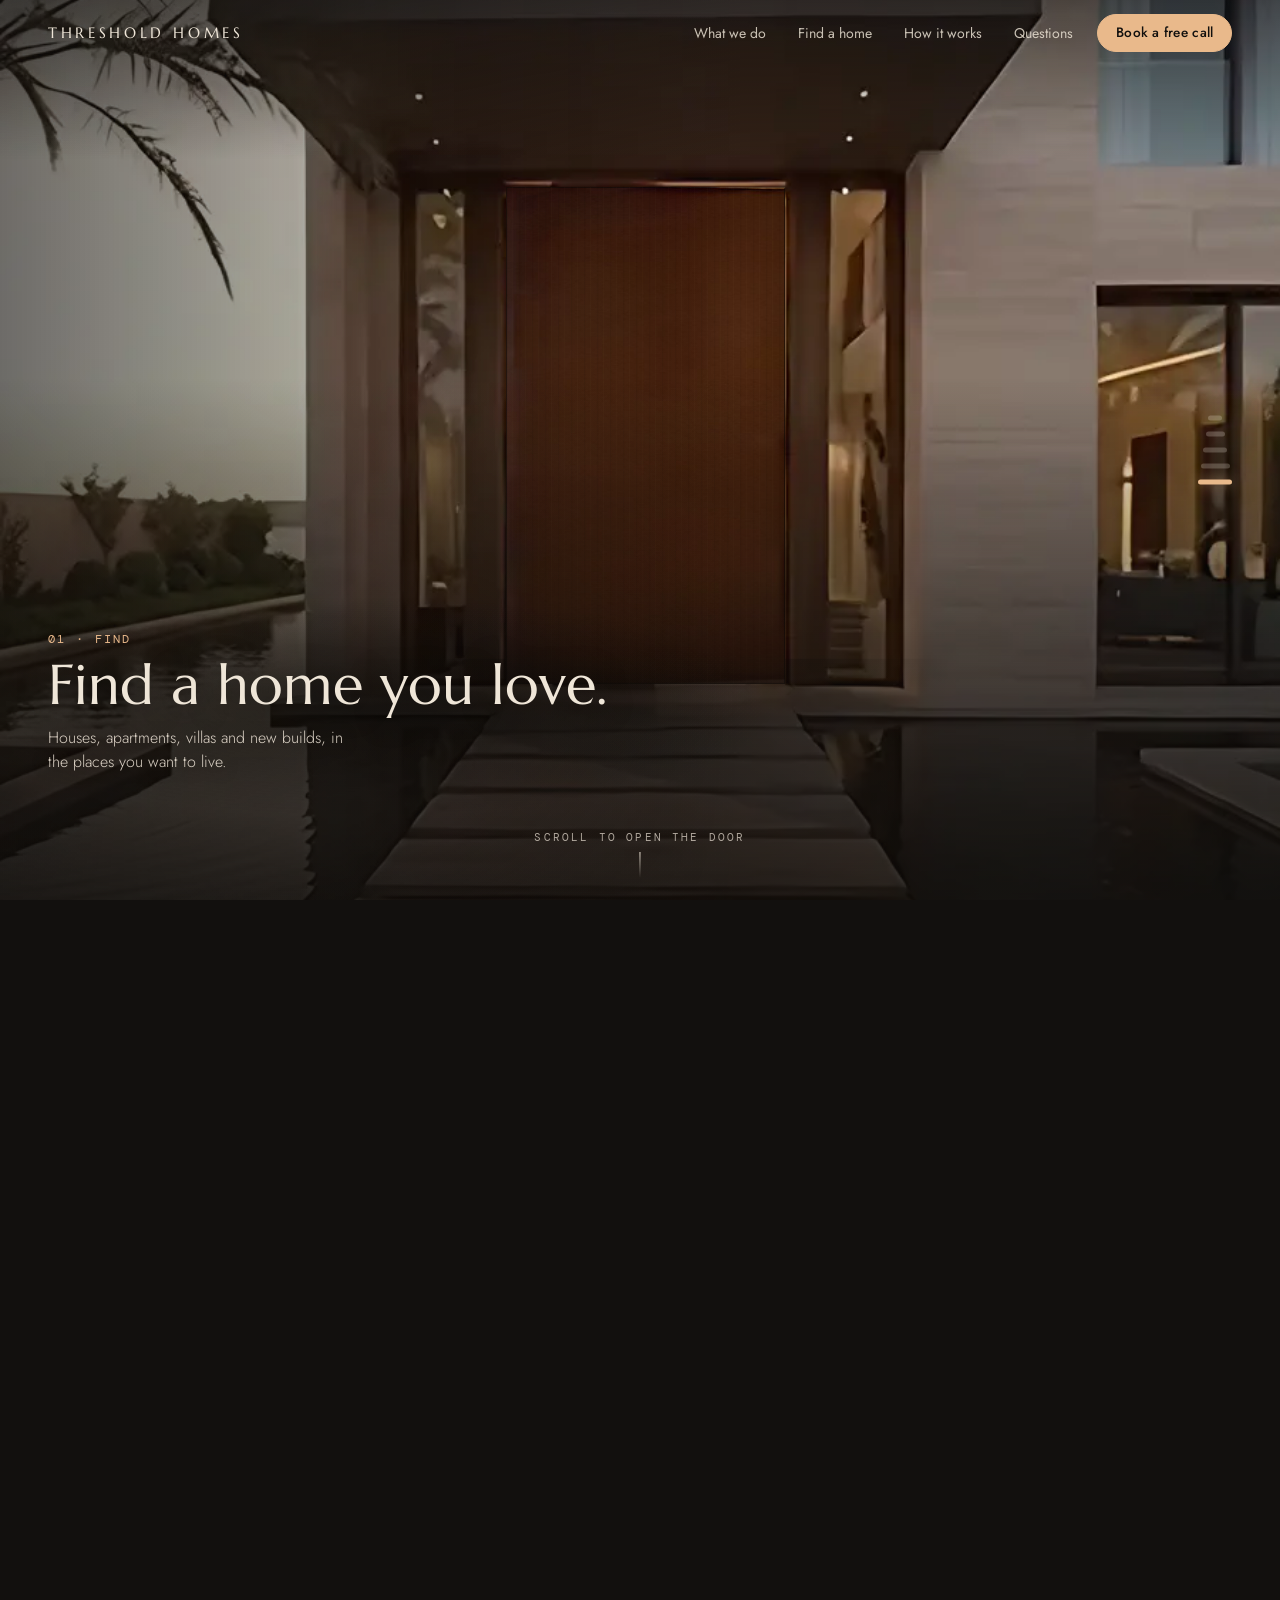
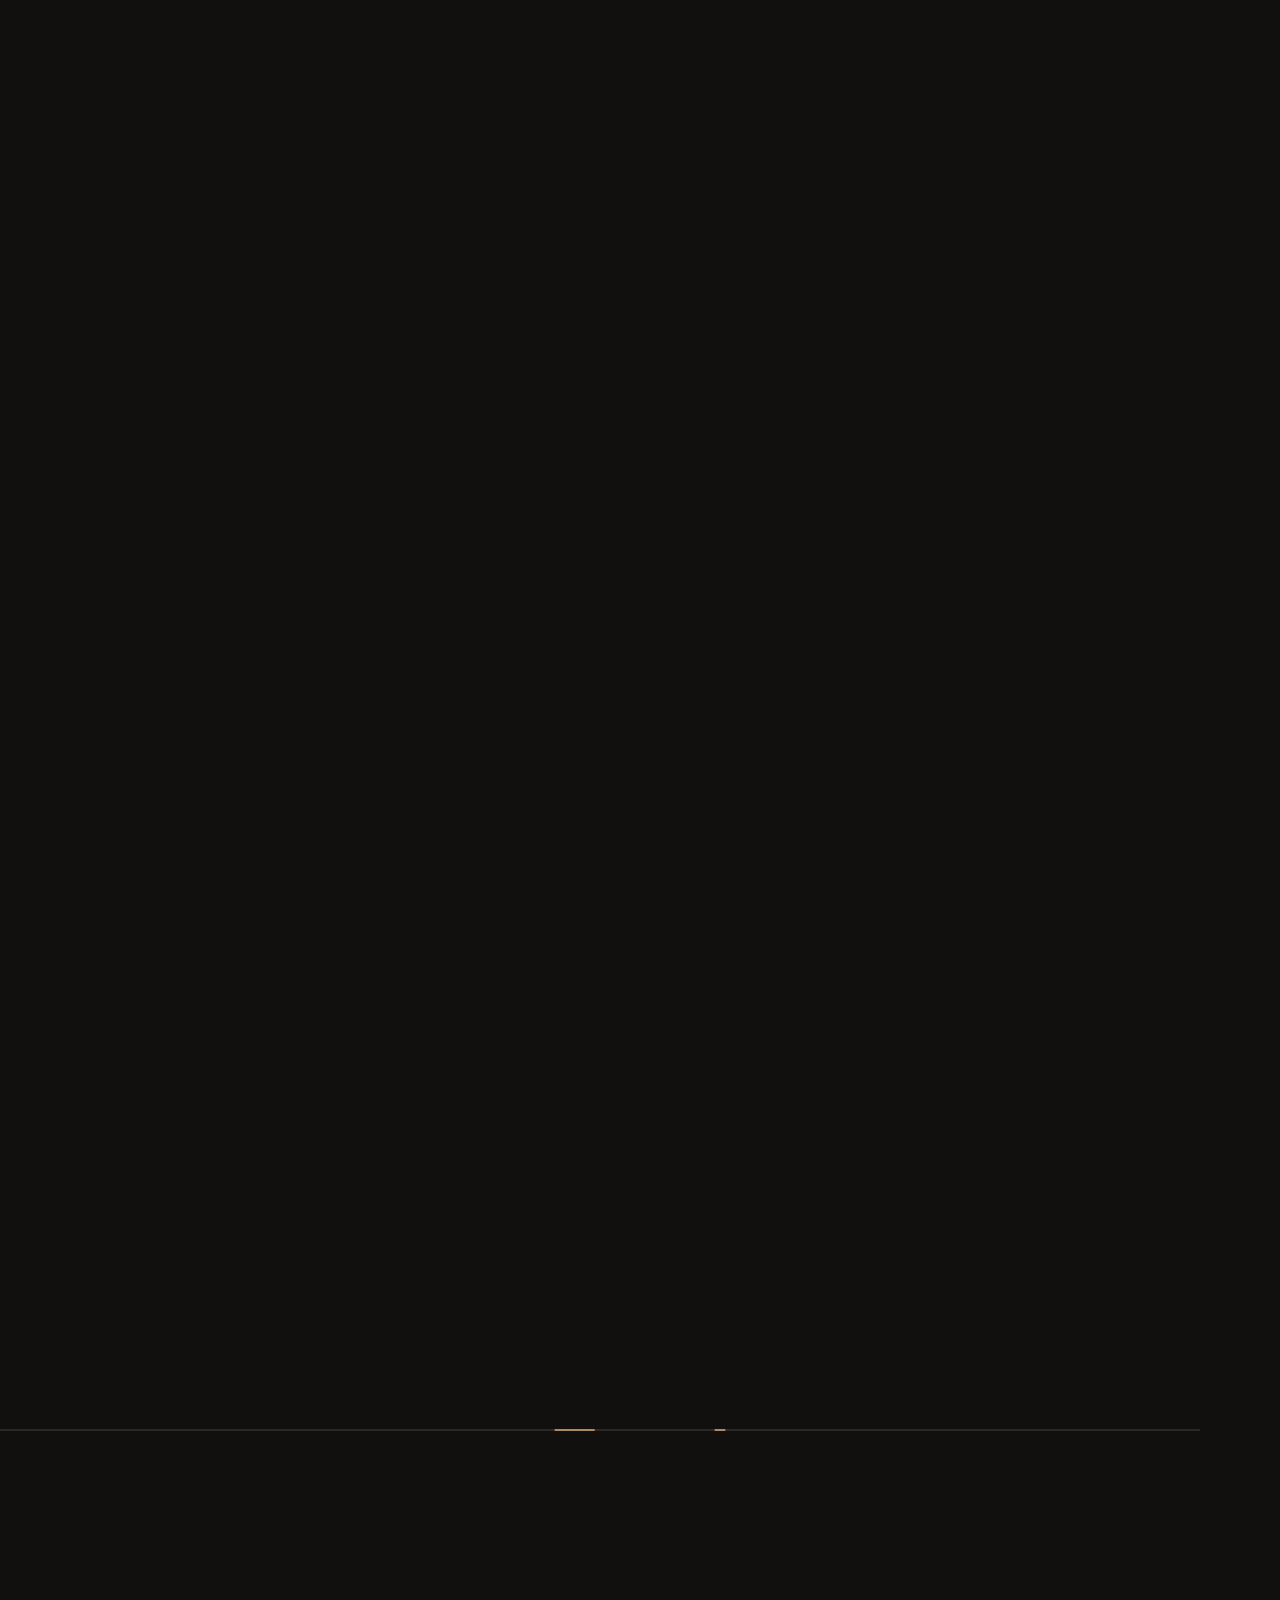
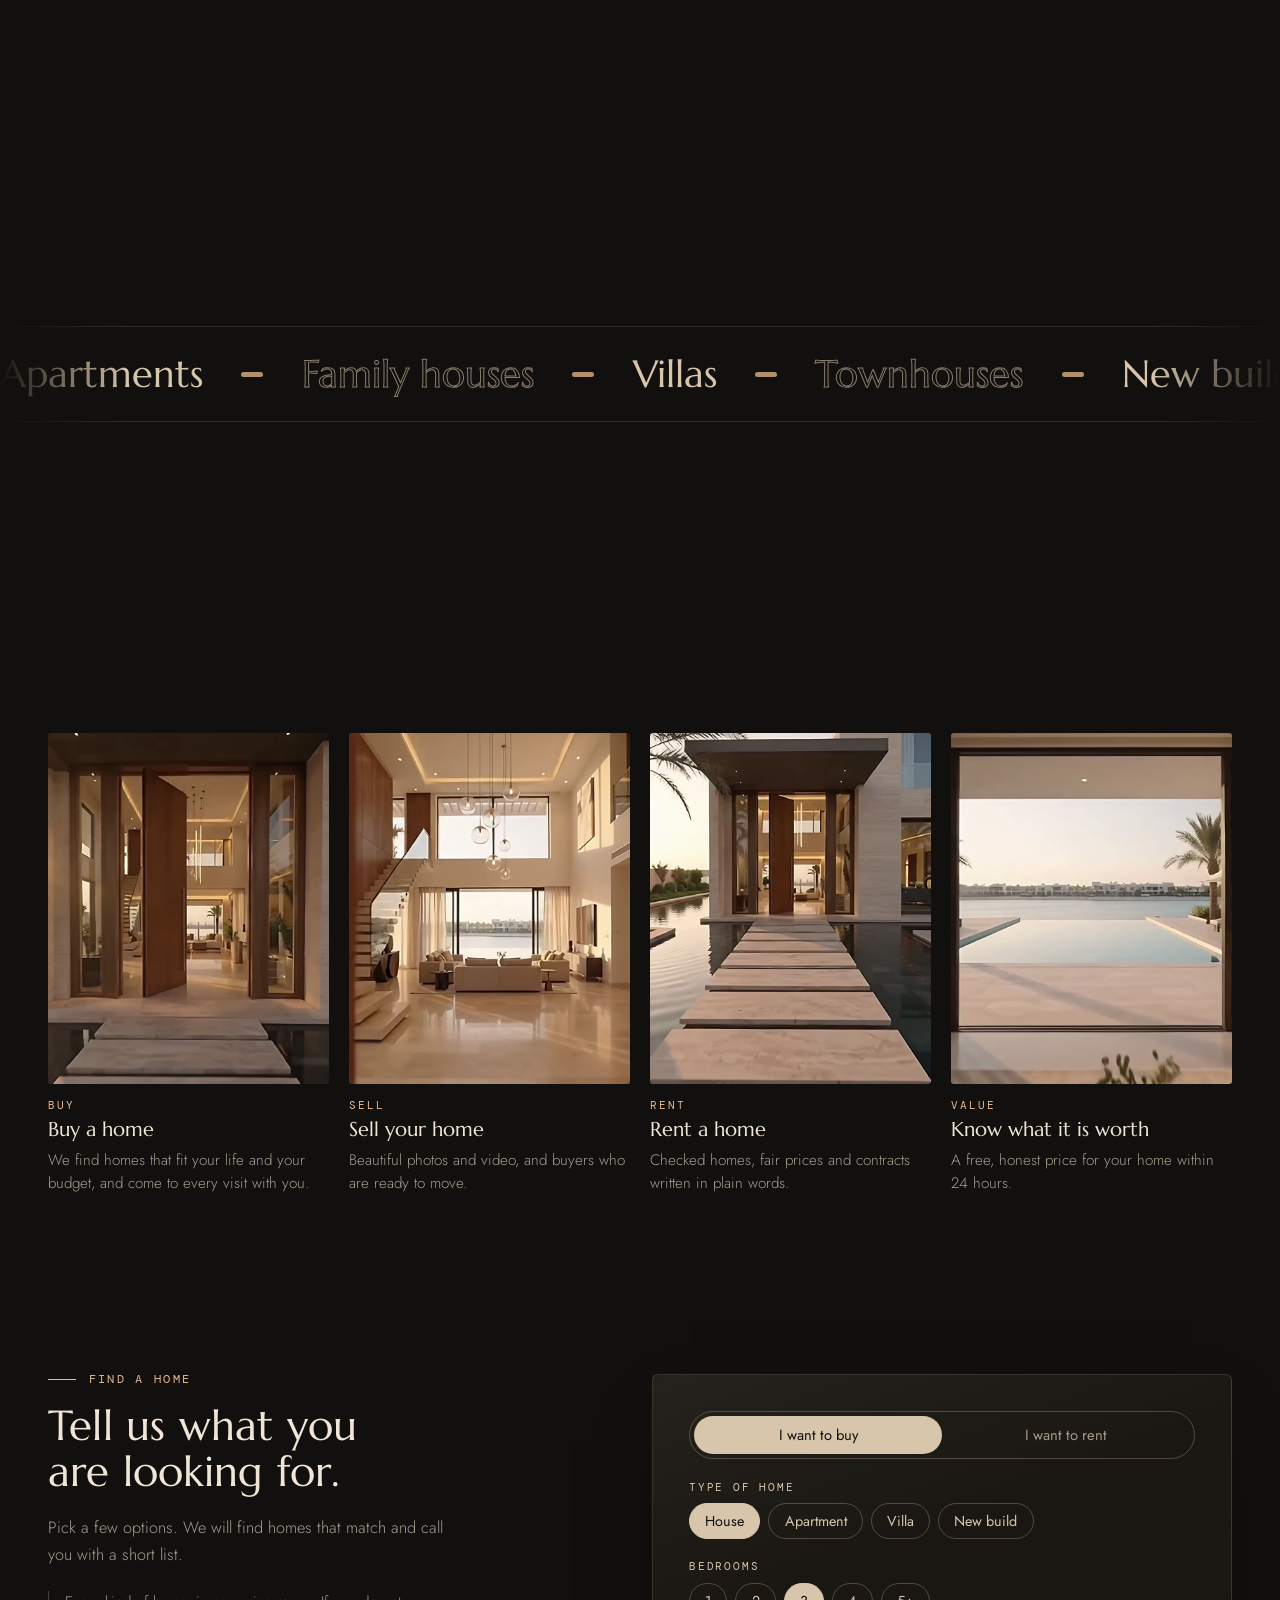
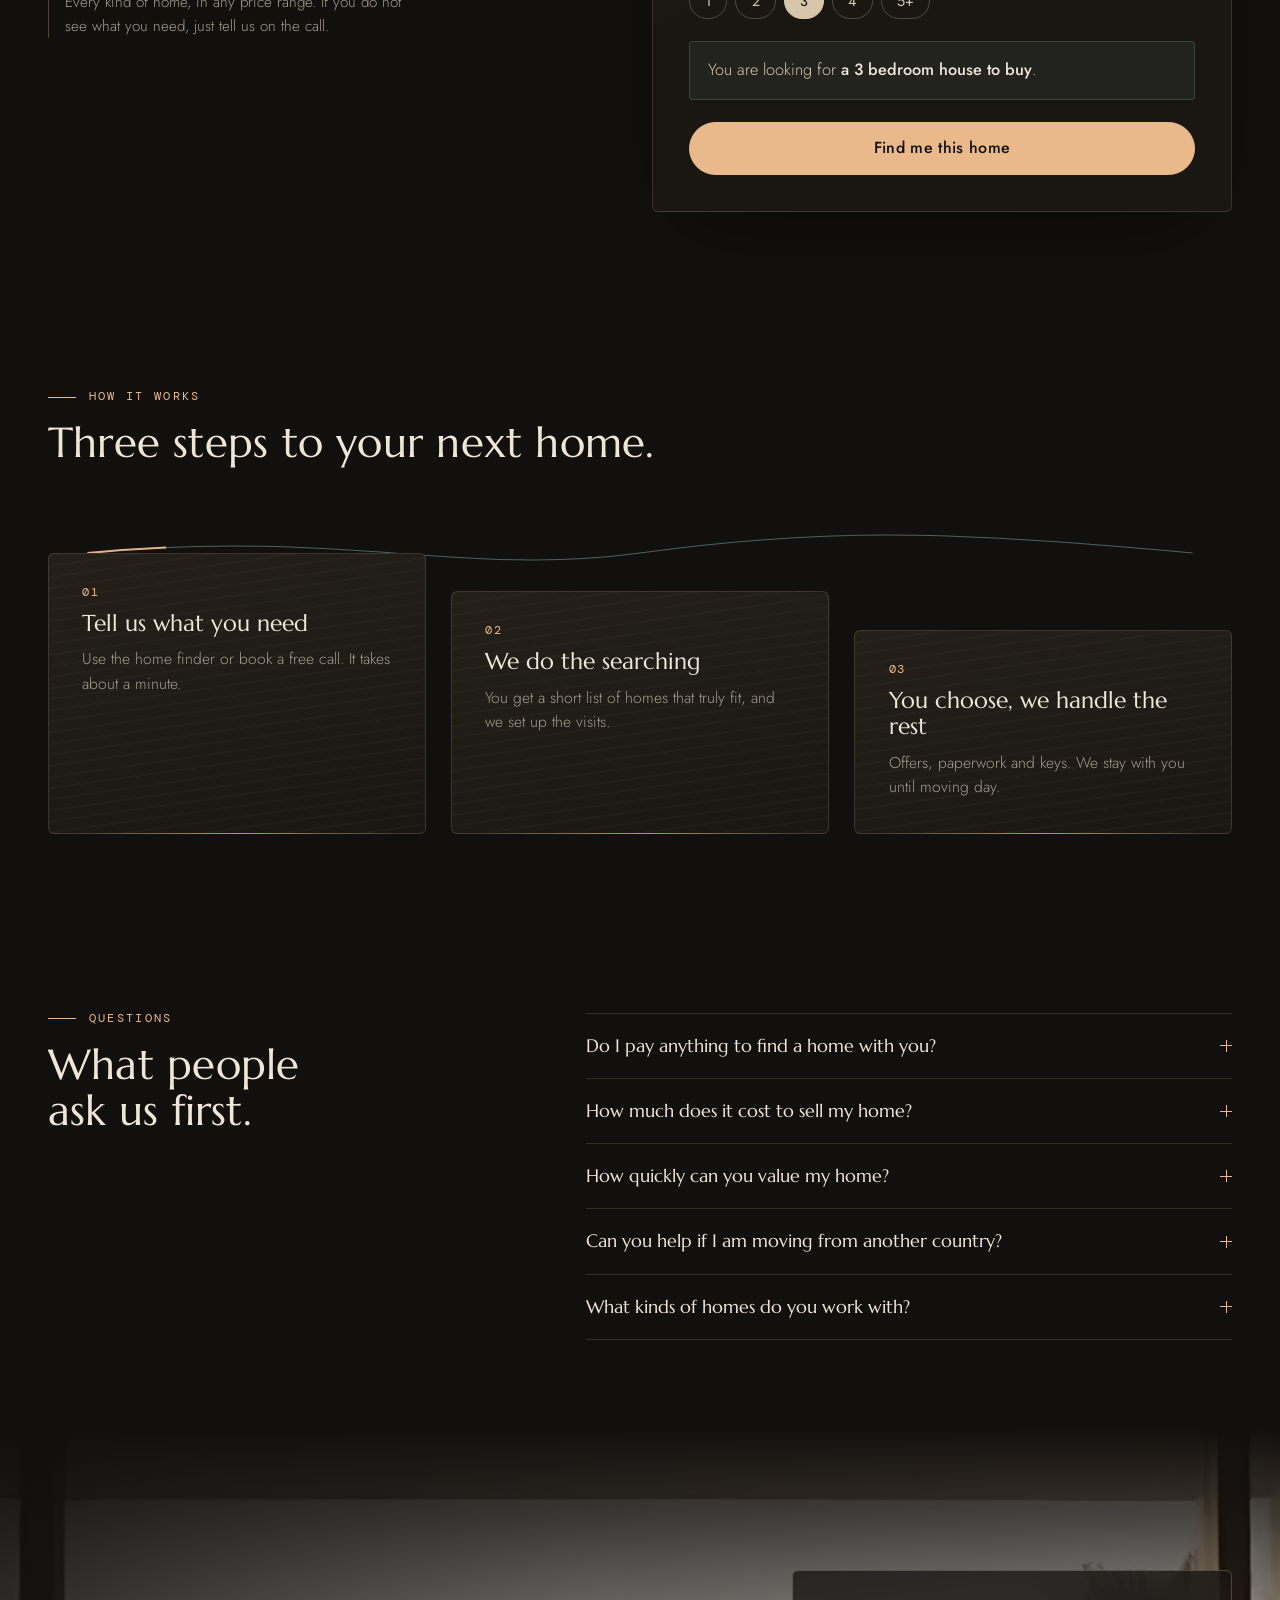
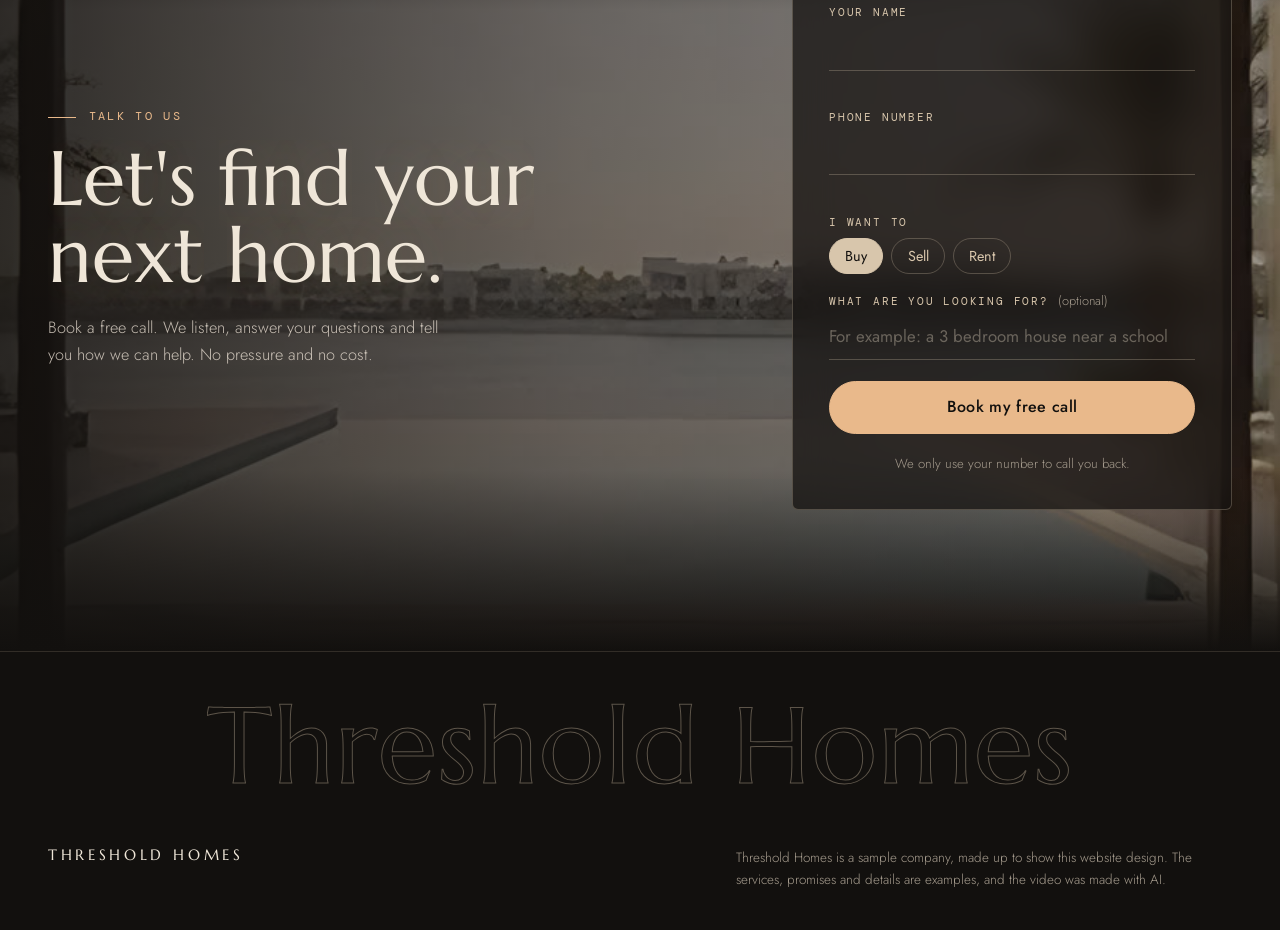
<file: threshold-homes/index.html>
<!doctype html>
<html lang="en">
<head>
<meta charset="utf-8">
<meta name="viewport" content="width=device-width, initial-scale=1, viewport-fit=cover">
<title>Threshold Homes</title>
<meta name="description" content="Threshold Homes helps you buy, sell and rent every kind of home. Free home valuation in 24 hours, and one person who looks after you from start to finish.">
<meta name="theme-color" content="#12100e">
<meta property="og:type" content="website">
<meta property="og:title" content="Threshold Homes">
<meta property="og:description" content="Buy, sell or rent any kind of home. Book a free call.">
<meta property="og:image" content="assets/ending.jpg">
<meta name="twitter:card" content="summary_large_image">
<link rel="icon" href="data:image/svg+xml,%3Csvg xmlns='http://www.w3.org/2000/svg' viewBox='0 0 32 32'%3E%3Crect width='32' height='32' rx='7' fill='%2312100e'/%3E%3Crect x='7' y='19' width='18' height='4' rx='2' fill='%23d8c6ac'/%3E%3Crect x='9.5' y='13' width='13' height='3.4' rx='1.7' fill='%23d8c6ac' opacity='.75'/%3E%3Crect x='12' y='8' width='8' height='2.8' rx='1.4' fill='%23e9b98b'/%3E%3C/svg%3E">

<script>
  // Decide before first paint whether the hero scrubs or stays a still,
  // so the page never jumps from one layout to the other on load.
  (function (d) {
    var r = d.documentElement, c = navigator.connection || {};
    r.classList.add('js');
    var still =
      matchMedia('(prefers-reduced-motion: reduce)').matches ||
      c.saveData === true || /(^|-)2g$/.test(c.effectiveType || '') ||
      location.protocol === 'file:';
    if (still) r.classList.add('static-hero');
    // the brand intro plays once per visit
    var seen = matchMedia('(prefers-reduced-motion: reduce)').matches;
    try { seen = seen || !!sessionStorage.getItem('th-intro'); sessionStorage.setItem('th-intro', '1'); } catch (e) {}
    if (seen) r.classList.add('no-curtain');
  })(document);
</script>

<link rel="preconnect" href="https://fonts.googleapis.com">
<link rel="preconnect" href="https://fonts.gstatic.com" crossorigin>
<link href="https://fonts.googleapis.com/css2?family=DM+Mono:wght@400&family=Jost:wght@300;400;500&family=Marcellus&display=swap" rel="stylesheet">
<link rel="stylesheet" href="assets/styles.css">
</head>
<body>

<div class="curtain" aria-hidden="true">
  <p class="curtain-mark"><span style="--i:0">T</span><span style="--i:1">h</span><span style="--i:2">r</span><span style="--i:3">e</span><span style="--i:4">s</span><span style="--i:5">h</span><span style="--i:6">o</span><span style="--i:7">l</span><span style="--i:8">d</span><span class="sp"></span><span style="--i:10">H</span><span style="--i:11">o</span><span style="--i:12">m</span><span style="--i:13">e</span><span style="--i:14">s</span></p>
  <i class="curtain-line"></i>
</div>

<div class="env" aria-hidden="true"></div>

<header class="nav" data-nav>
  <a class="mark" href="#top" aria-label="Threshold Homes, back to top">
    <span class="mark-en">Threshold Homes</span>
  </a>
  <nav class="nav-links" aria-label="Sections">
    <a href="#services">What we do</a>
    <a href="#find">Find a home</a>
    <a href="#how">How it works</a>
    <a href="#faq">Questions</a>
  </nav>
  <a class="btn btn-small btn-sheen" href="#book">Book a free call</a>
  <span class="nav-progress" aria-hidden="true"></span>
</header>

<main>

  <!-- HERO: the walkthrough plays forward as you scroll down, back as you scroll up -->
  <section class="hero" id="top" aria-label="Walk into a home with Threshold Homes">
    <div class="stage">
      <picture>
        <source media="(min-aspect-ratio: 1/1)" srcset="assets/poster-wide.jpg">
        <img class="poster" src="assets/poster.jpg" alt="Stone steps cross a calm pool to the tall wooden front door of a home, at sunset" fetchpriority="high">
      </picture>
      <video class="film" muted playsinline preload="none" disablepictureinpicture disableremoteplayback aria-hidden="true" tabindex="-1"></video>
      <canvas class="reel" aria-hidden="true"></canvas>
      <!-- the front door starts closed and swings open as you scroll -->
      <div class="door-dim" aria-hidden="true"></div>
      <div class="door" aria-hidden="true">
        <div class="door-leaf"><i class="door-edge"></i><i class="door-sheen"></i></div>
      </div>
      <div class="scrim" aria-hidden="true"></div>

      <div class="caps" aria-live="off">
        <p class="cap" data-in="0" data-out="1.85">
          <span class="cap-k">01 · Find</span>
          <span class="cap-h">Find a home you love.</span>
          <span class="cap-s">Houses, apartments, villas and new builds, in the places you want to live.</span>
        </p>
        <p class="cap" data-in="2.05" data-out="3.6">
          <span class="cap-k">02 · Visit</span>
          <span class="cap-h">Step inside before you decide.</span>
          <span class="cap-s">We open the door for you, in person or on a live video call.</span>
        </p>
        <p class="cap" data-in="4.9" data-out="6.95">
          <span class="cap-k">03 · Choose</span>
          <span class="cap-h">Feel the space for yourself.</span>
          <span class="cap-s">Clear details, real sizes and honest advice. No surprises.</span>
        </p>
        <p class="cap" data-in="7.55" data-out="9.2">
          <span class="cap-k">04 · Move in</span>
          <span class="cap-h">Then the keys are yours.</span>
          <span class="cap-s">We handle the paperwork, so moving day is the only thing on your mind.</span>
        </p>
      </div>

      <div class="settle" data-settle>
        <p class="settle-k">Buy · Sell · Rent</p>
        <h1 class="settle-h">Threshold Homes</h1>
        <p class="settle-s">Every kind of home, and one simple way in.</p>
        <p class="settle-offer">Free home valuation in 24 hours</p>
        <div class="settle-cta">
          <a class="btn btn-sheen" href="#book">Book a free call</a>
          <a class="btn btn-ghost" href="#find">Find a home</a>
        </div>
      </div>

      <ol class="stones" aria-hidden="true">
        <li></li><li></li><li></li><li></li><li></li>
      </ol>

      <div class="loader" role="status" aria-live="polite" data-loader>
        <svg viewBox="0 0 40 40" aria-hidden="true">
          <circle cx="20" cy="20" r="17" class="loader-track"/>
          <circle cx="20" cy="20" r="17" class="loader-fill" pathLength="1"/>
        </svg>
        <span data-loader-text>Loading</span>
      </div>

      <p class="hint" aria-hidden="true"><span>Scroll to open the door</span><i></i></p>
    </div>
  </section>

  <!-- INTRO + PROMISES -->
  <section class="intro" aria-labelledby="intro-h">
    <svg class="horizon" viewBox="0 0 1200 40" preserveAspectRatio="none" aria-hidden="true">
      <path d="M0 20 H1200" pathLength="1"/>
      <path class="horizon-glint" d="M520 20 H680" pathLength="1"/>
    </svg>
    <div class="wrap intro-grid">
      <div class="reveal">
        <p class="label">Threshold Homes</p>
        <h2 id="intro-h" class="h2">Every kind of home, and one team to help you through the door.</h2>
      </div>
      <p class="lede reveal" style="--d:.12s">Houses, apartments, villas and new builds. Whether you want to buy, sell or rent, we make your move simple, clear and calm.</p>
    </div>
    <ul class="wrap facts" aria-label="Our promises">
      <li class="reveal" style="--d:0s"><strong data-count="24">24</strong><span>Hours to get a free home valuation</span></li>
      <li class="reveal" style="--d:.08s"><strong data-count="7">7</strong><span>Days a week we answer your call</span></li>
      <li class="reveal" style="--d:.16s"><strong data-count="0">0</strong><span>Fees for home buyers</span></li>
      <li class="reveal" style="--d:.24s"><strong data-count="1">1</strong><span>Person who looks after you, start to finish</span></li>
    </ul>
    <div class="ticker" aria-label="Homes we help with: apartments, family houses, villas, townhouses, new builds, studios, penthouses and country homes">
      <div class="ticker-track" aria-hidden="true">
        <ul><li>Apartments</li><li>Family houses</li><li>Villas</li><li>Townhouses</li><li>New builds</li><li>Studios</li><li>Penthouses</li><li>Country homes</li></ul>
        <ul><li>Apartments</li><li>Family houses</li><li>Villas</li><li>Townhouses</li><li>New builds</li><li>Studios</li><li>Penthouses</li><li>Country homes</li></ul>
      </div>
    </div>
  </section>

  <!-- WHAT WE DO -->
  <section class="services" id="services" aria-labelledby="services-h">
    <div class="wrap">
      <div class="sec-head reveal">
        <p class="label">What we do</p>
        <h2 id="services-h" class="h2">One team for every move.</h2>
      </div>
      <div class="plates">
        <div class="plate reveal-mask" style="--d:0s">
          <a class="plate-link" href="#find" data-mode="buy" data-card>
            <div class="plate-img"><img src="assets/still-door.jpg" alt="A tall wooden front door stands open onto a bright hall" loading="lazy" width="864" height="1080"></div>
            <div class="plate-cap">
              <span class="plate-n">Buy</span>
              <span class="plate-t">Buy a home <i class="arr" aria-hidden="true"></i></span>
              <span class="plate-p">We find homes that fit your life and your budget, and come to every visit with you.</span>
            </div>
          </a>
        </div>
        <div class="plate reveal-mask" style="--d:.1s">
          <a class="plate-link" href="#book" data-want="sell" data-card>
            <div class="plate-img"><img src="assets/still-hall.jpg" alt="A bright living room two floors high, with big windows onto the water" loading="lazy" width="864" height="1080"></div>
            <div class="plate-cap">
              <span class="plate-n">Sell</span>
              <span class="plate-t">Sell your home <i class="arr" aria-hidden="true"></i></span>
              <span class="plate-p">Beautiful photos and video, and buyers who are ready to move.</span>
            </div>
          </a>
        </div>
        <div class="plate reveal-mask" style="--d:.2s">
          <a class="plate-link" href="#find" data-mode="rent" data-card>
            <div class="plate-img"><img src="assets/still-water.jpg" alt="Stone steps over a calm pool lead to the front of a modern home" loading="lazy" width="864" height="1080"></div>
            <div class="plate-cap">
              <span class="plate-n">Rent</span>
              <span class="plate-t">Rent a home <i class="arr" aria-hidden="true"></i></span>
              <span class="plate-p">Checked homes, fair prices and contracts written in plain words.</span>
            </div>
          </a>
        </div>
        <div class="plate reveal-mask" style="--d:.3s">
          <a class="plate-link" href="#book" data-want="sell" data-need="A free valuation of my home" data-card>
            <div class="plate-img"><img src="assets/still-pool.jpg" alt="Open glass doors look out over a pool and the sea" loading="lazy" width="864" height="1080"></div>
            <div class="plate-cap">
              <span class="plate-n">Value</span>
              <span class="plate-t">Know what it is worth <i class="arr" aria-hidden="true"></i></span>
              <span class="plate-p">A free, honest price for your home within 24 hours.</span>
            </div>
          </a>
        </div>
      </div>
    </div>
  </section>

  <!-- HOME FINDER: the interactive moment -->
  <section class="finder" id="find" aria-labelledby="find-h">
    <div class="wrap finder-grid">
      <div class="reveal">
        <p class="label">Find a home</p>
        <h2 id="find-h" class="h2">Tell us what you are looking for.</h2>
        <p class="lede">Pick a few options. We will find homes that match and call you with a short list.</p>
        <p class="finder-aside">Every kind of home, in any price range. If you do not see what you need, just tell us on the call.</p>
      </div>

      <div class="panel reveal" style="--d:.1s" data-finder data-mode="buy">
        <div class="toggle" role="radiogroup" aria-label="Buy or rent">
          <button type="button" role="radio" aria-checked="true" data-mode="buy">I want to buy</button>
          <button type="button" role="radio" aria-checked="false" data-mode="rent">I want to rent</button>
          <span class="toggle-pill" aria-hidden="true"></span>
        </div>
        <fieldset class="field chips">
          <legend>Type of home</legend>
          <label><input type="radio" name="type" value="house" checked><span>House</span></label>
          <label><input type="radio" name="type" value="apartment"><span>Apartment</span></label>
          <label><input type="radio" name="type" value="villa"><span>Villa</span></label>
          <label><input type="radio" name="type" value="new build home"><span>New build</span></label>
        </fieldset>
        <fieldset class="field chips">
          <legend>Bedrooms</legend>
          <label><input type="radio" name="beds" value="1"><span>1</span></label>
          <label><input type="radio" name="beds" value="2"><span>2</span></label>
          <label><input type="radio" name="beds" value="3" checked><span>3</span></label>
          <label><input type="radio" name="beds" value="4"><span>4</span></label>
          <label><input type="radio" name="beds" value="5+"><span>5+</span></label>
        </fieldset>
        <p class="finder-sum" aria-live="polite">You are looking for <strong data-sum>a 3 bedroom house to buy</strong>.</p>
        <a class="btn btn-wide btn-sheen" href="#book" data-finder-go>Find me this home</a>
      </div>
    </div>
  </section>

  <!-- HOW IT WORKS -->
  <section class="steps" id="how" aria-labelledby="steps-h">
    <div class="wrap">
      <div class="sec-head reveal">
        <p class="label">How it works</p>
        <h2 id="steps-h" class="h2">Three steps to your next home.</h2>
      </div>
      <svg class="path" viewBox="0 0 1200 60" preserveAspectRatio="none" aria-hidden="true">
        <path d="M40 30 C 300 6, 420 54, 600 30 S 900 6, 1160 30" pathLength="1"/>
        <path class="path-glint" d="M40 30 C 300 6, 420 54, 600 30 S 900 6, 1160 30" pathLength="1"/>
      </svg>
      <ol class="stone-steps">
        <li class="stone reveal" style="--d:0s">
          <span class="stone-n">01</span>
          <h3>Tell us what you need</h3>
          <p>Use the home finder or book a free call. It takes about a minute.</p>
        </li>
        <li class="stone reveal" style="--d:.12s">
          <span class="stone-n">02</span>
          <h3>We do the searching</h3>
          <p>You get a short list of homes that truly fit, and we set up the visits.</p>
        </li>
        <li class="stone reveal" style="--d:.24s">
          <span class="stone-n">03</span>
          <h3>You choose, we handle the rest</h3>
          <p>Offers, paperwork and keys. We stay with you until moving day.</p>
        </li>
      </ol>
    </div>
  </section>

  <!-- FAQ -->
  <section class="faq" id="faq" aria-labelledby="faq-h">
    <div class="wrap faq-grid">
      <div class="sec-head reveal">
        <p class="label">Questions</p>
        <h2 id="faq-h" class="h2">What people ask us first.</h2>
      </div>
      <div class="qs reveal" style="--d:.1s">
        <details>
          <summary>Do I pay anything to find a home with you?</summary>
          <p>No. Searching, visits and advice are free for buyers and renters.</p>
        </details>
        <details>
          <summary>How much does it cost to sell my home?</summary>
          <p>Nothing until your home is sold. We agree the fee with you, in writing, before we start.</p>
        </details>
        <details>
          <summary>How quickly can you value my home?</summary>
          <p>Within 24 hours of your call, and the valuation is free.</p>
        </details>
        <details>
          <summary>Can you help if I am moving from another country?</summary>
          <p>Yes. We show you homes on a live video call and guide you through every step.</p>
        </details>
        <details>
          <summary>What kinds of homes do you work with?</summary>
          <p>Every kind: apartments, family houses, villas and new builds, to buy or to rent.</p>
        </details>
      </div>
    </div>
  </section>

  <!-- FINAL CALL TO ACTION + FORM -->
  <section class="cta" id="book" aria-labelledby="cta-h">
    <div class="cta-bg" aria-hidden="true"><img src="assets/ending.jpg" alt="" loading="lazy"></div>
    <div class="motes" aria-hidden="true"><i></i><i></i><i></i><i></i><i></i><i></i><i></i><i></i><i></i><i></i></div>
    <div class="wrap cta-grid">
      <div class="cta-copy reveal">
        <p class="label">Talk to us</p>
        <h2 id="cta-h" class="cta-h">Let's find your next home.</h2>
        <p class="lede">Book a free call. We listen, answer your questions and tell you how we can help. No pressure and no cost.</p>
      </div>

      <form class="form reveal" style="--d:.12s" data-form novalidate>
        <div class="field">
          <label for="f-name">Your name</label>
          <input id="f-name" name="name" type="text" autocomplete="name" required>
          <span class="err" aria-live="polite"></span>
        </div>
        <div class="field">
          <label for="f-phone">Phone number</label>
          <input id="f-phone" name="phone" type="tel" autocomplete="tel" inputmode="tel" required>
          <span class="err" aria-live="polite"></span>
        </div>
        <fieldset class="field chips">
          <legend>I want to</legend>
          <label><input type="radio" name="want" value="buy" checked><span>Buy</span></label>
          <label><input type="radio" name="want" value="sell"><span>Sell</span></label>
          <label><input type="radio" name="want" value="rent"><span>Rent</span></label>
        </fieldset>
        <div class="field">
          <label for="f-need">What are you looking for? <span class="opt-note">(optional)</span></label>
          <input id="f-need" name="need" type="text" placeholder="For example: a 3 bedroom house near a school">
        </div>
        <button class="btn btn-wide btn-sheen" type="submit">Book my free call</button>
        <p class="form-fine">We only use your number to call you back.</p>
        <div class="form-done" role="status" aria-live="polite" hidden>
          <svg class="done-check" viewBox="0 0 52 52" aria-hidden="true"><circle cx="26" cy="26" r="24" pathLength="1"/><path d="M15 27 l7.5 7.5 L37 19" pathLength="1"/></svg>
          <p class="form-done-h">Thank you<span data-done-name></span>.</p>
          <p>This is a sample website, so your message was not sent. On a real website it would go straight to our team, who would call you back.</p>
        </div>
      </form>
    </div>
  </section>

</main>

<footer class="foot">
  <p class="foot-mark reveal" aria-hidden="true">Threshold Homes</p>
  <div class="wrap foot-grid">
    <a class="mark" href="#top" aria-label="Threshold Homes, back to top">
      <span class="mark-en">Threshold Homes</span>
    </a>
    <p class="foot-note">Threshold Homes is a sample company, made up to show this website design. The services, promises and details are examples, and the video was made with AI.</p>
  </div>
</footer>

<script src="assets/main.js" defer></script>
</body>
</html>
</file>
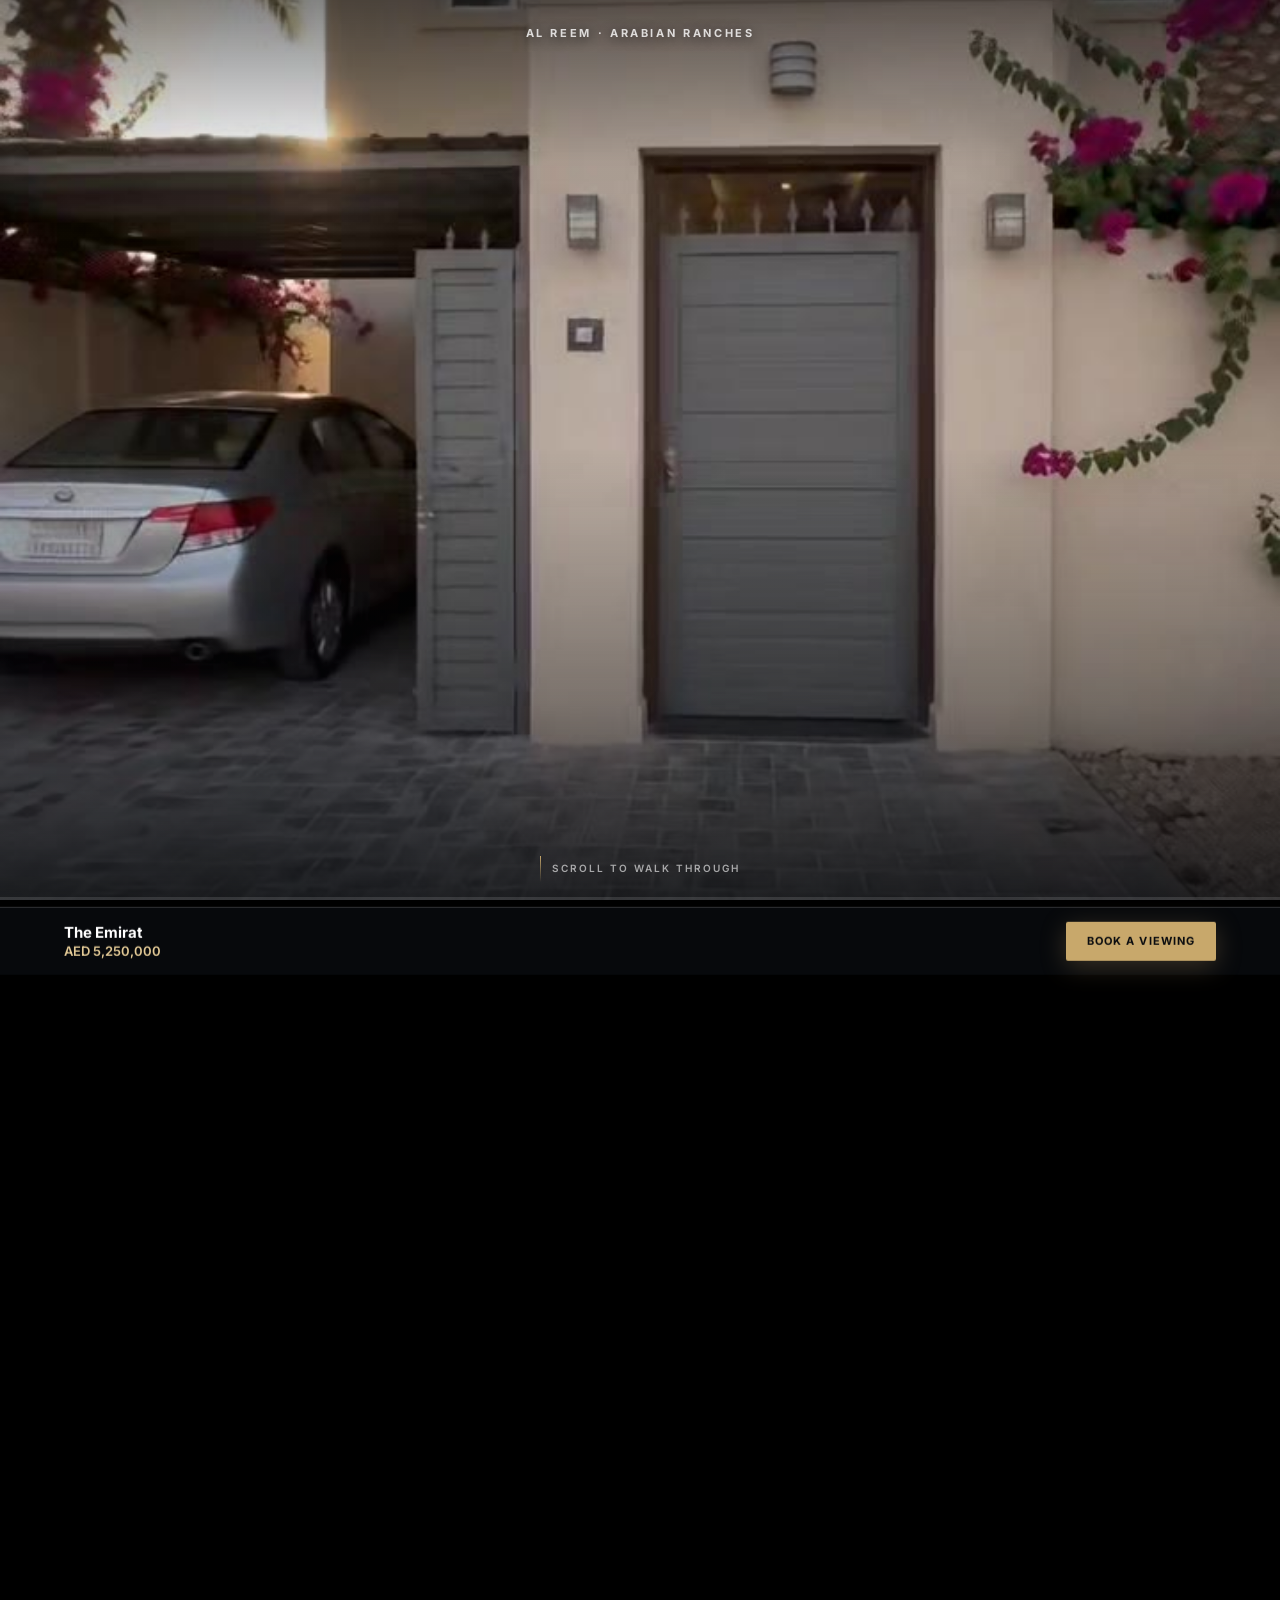
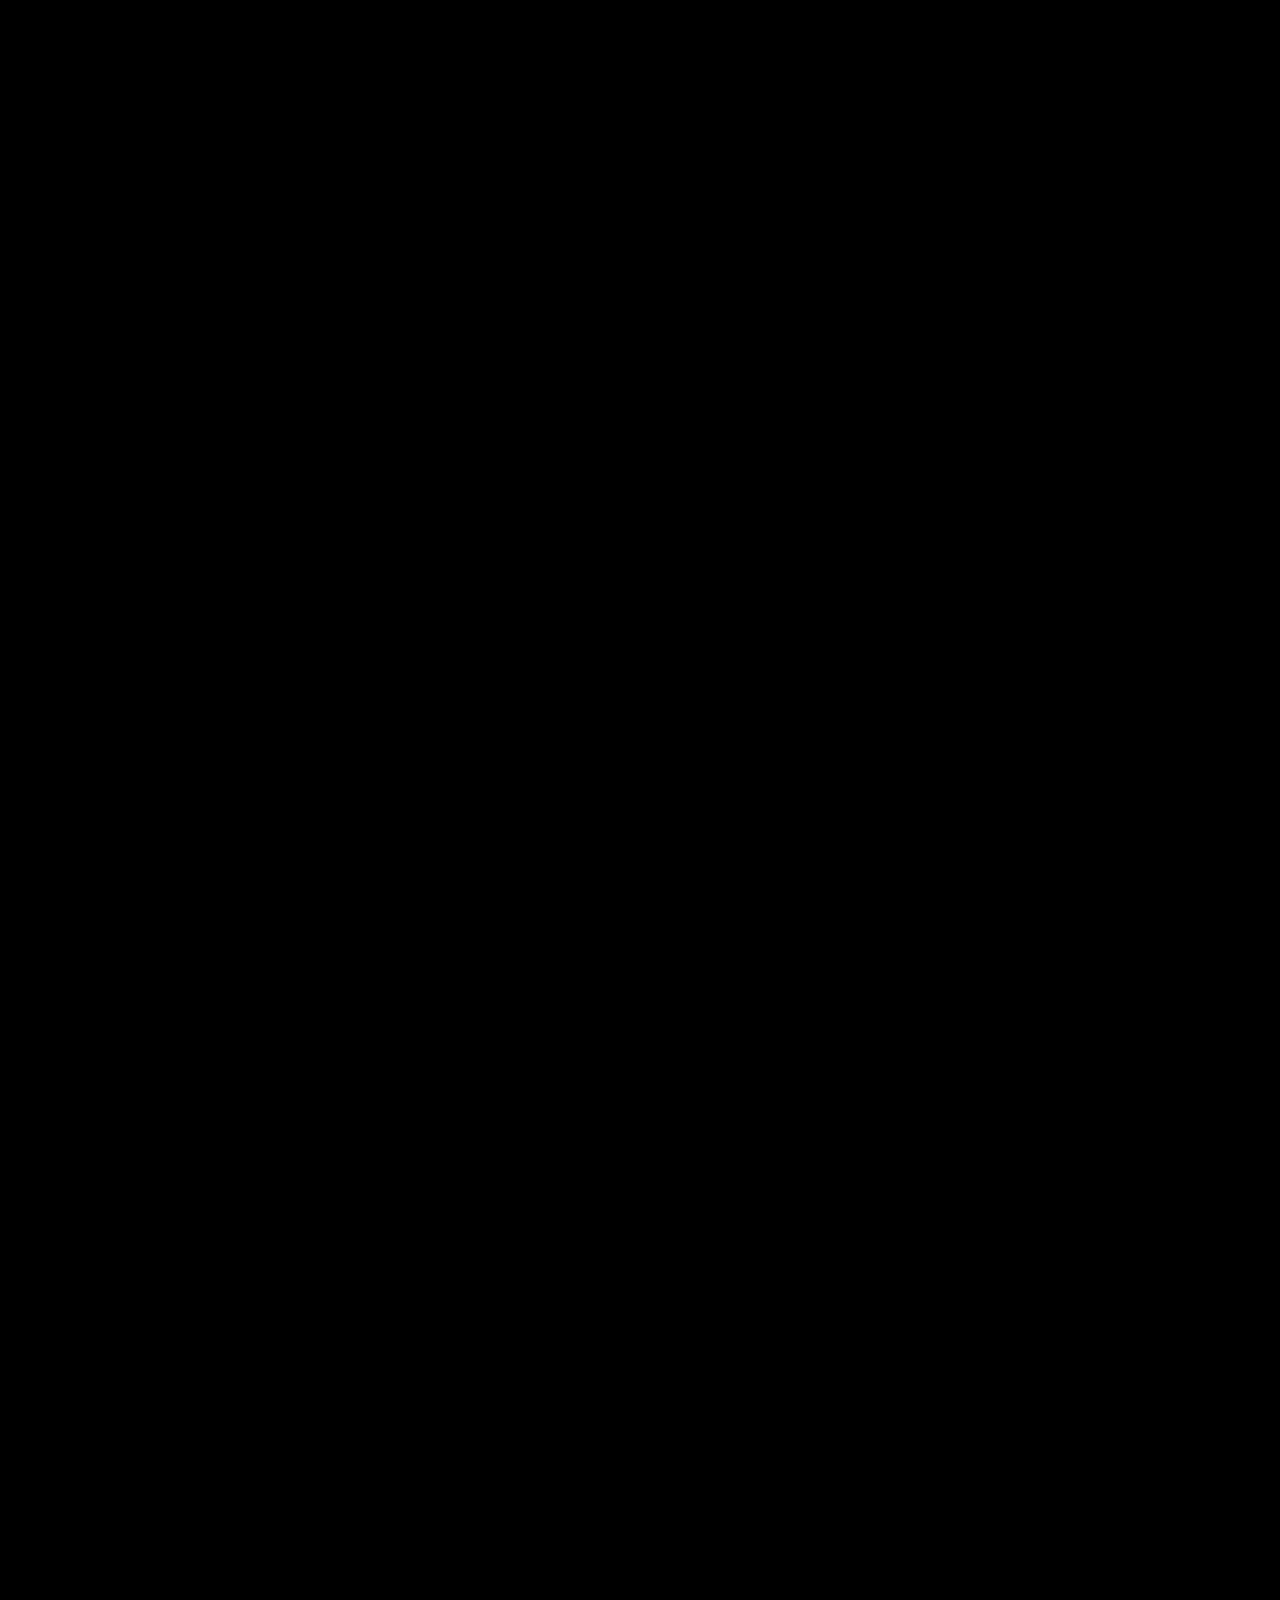
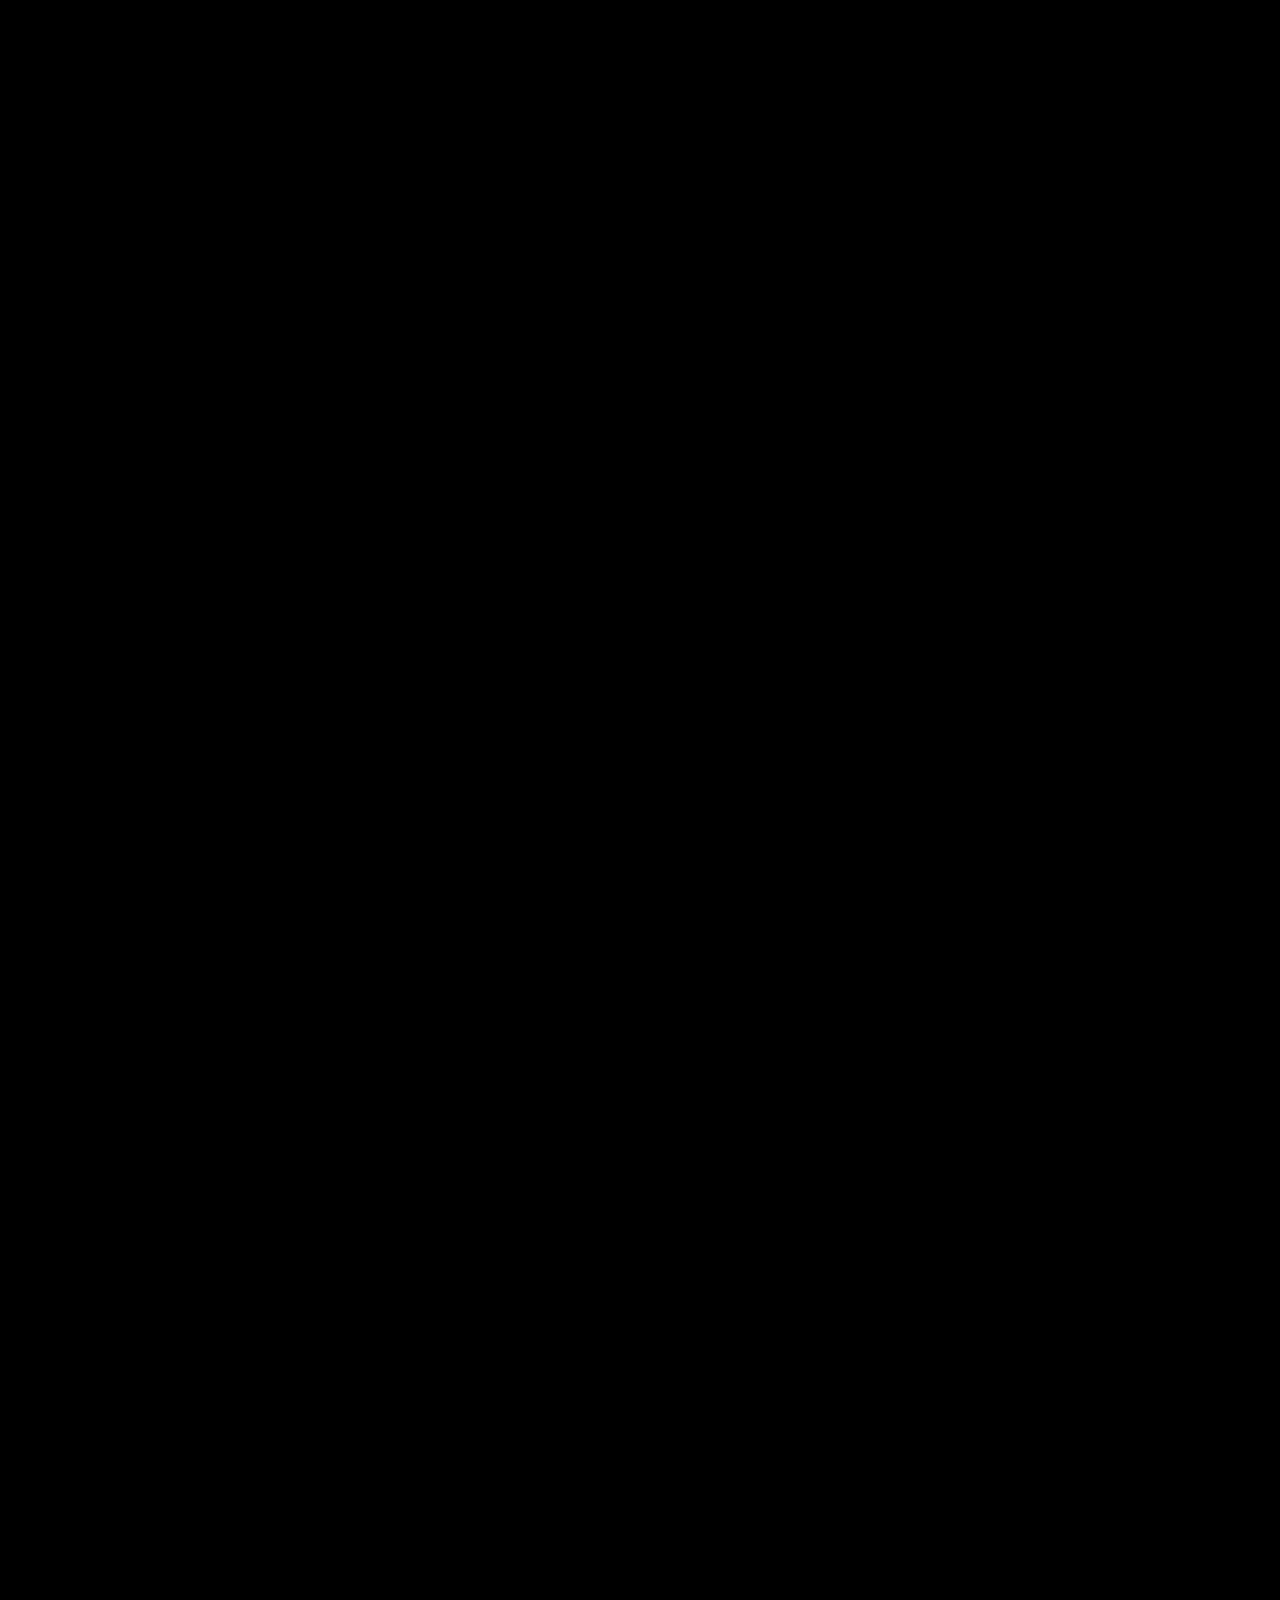
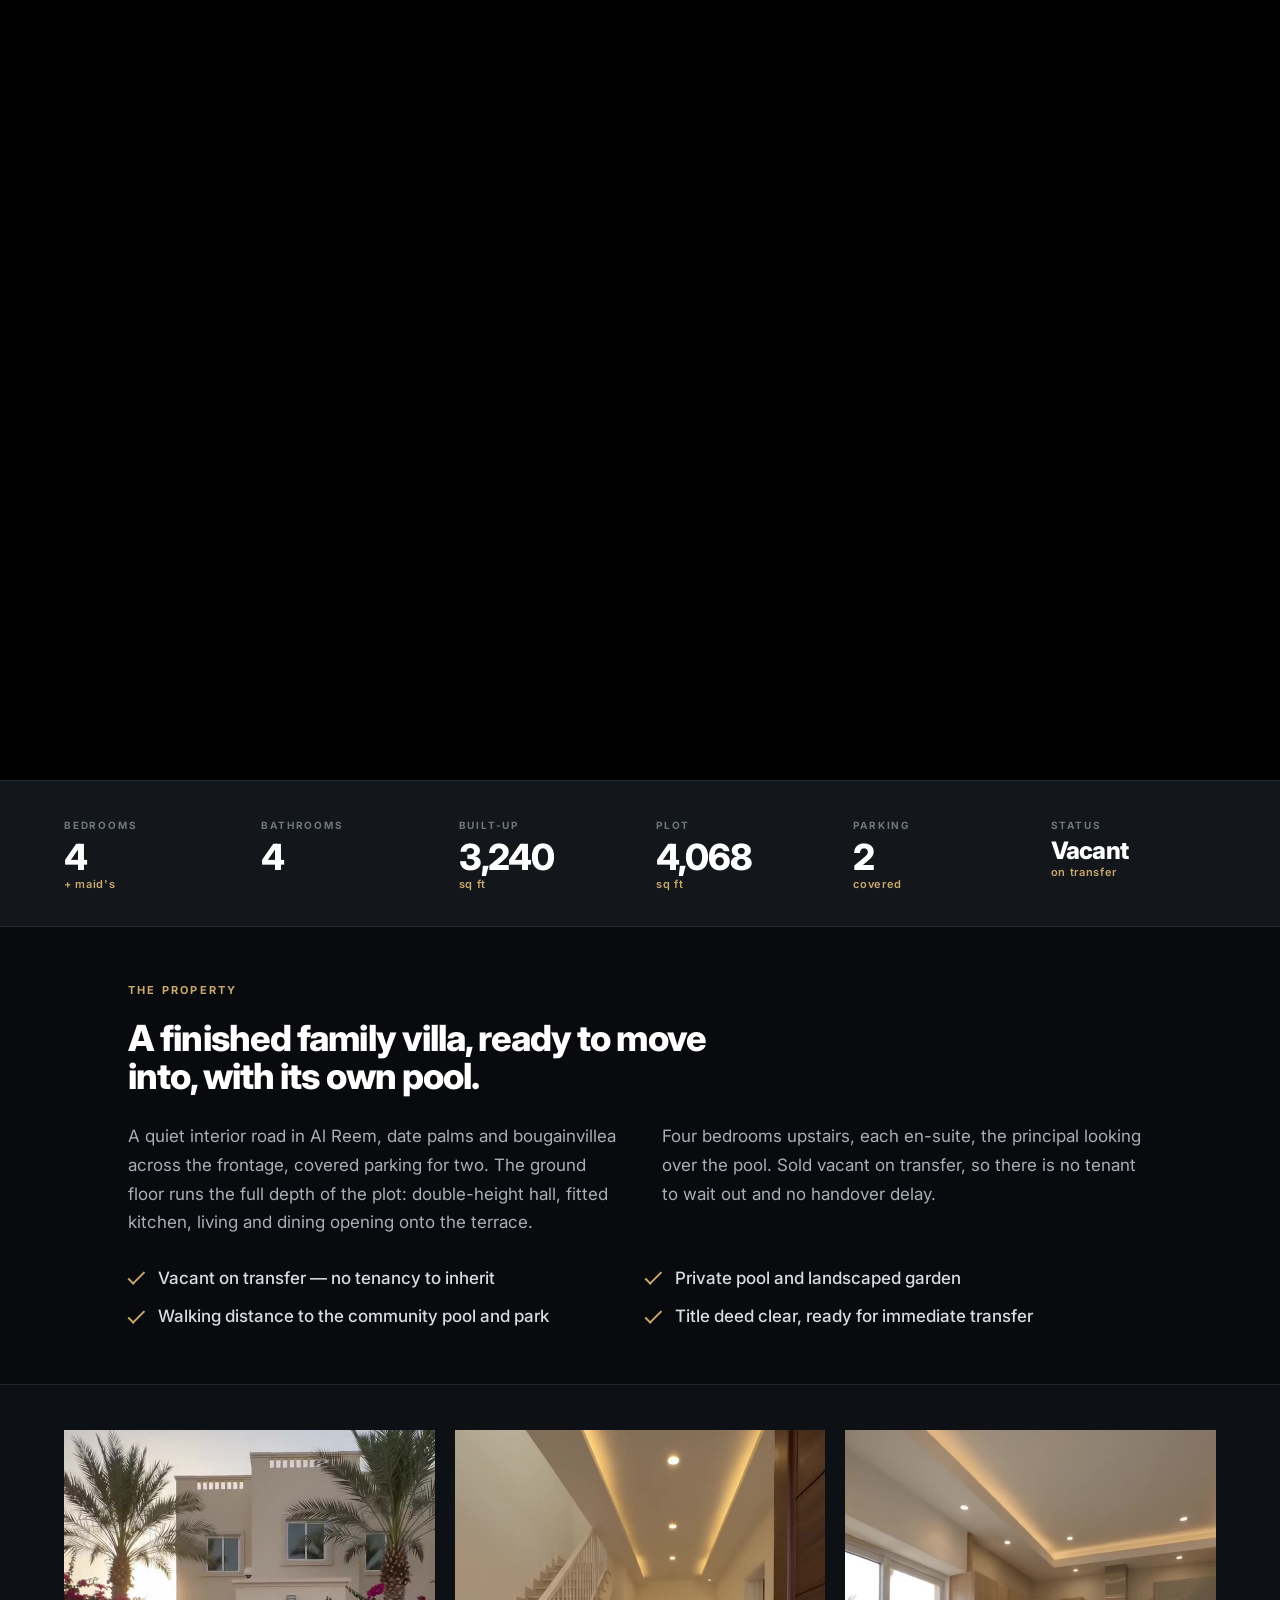
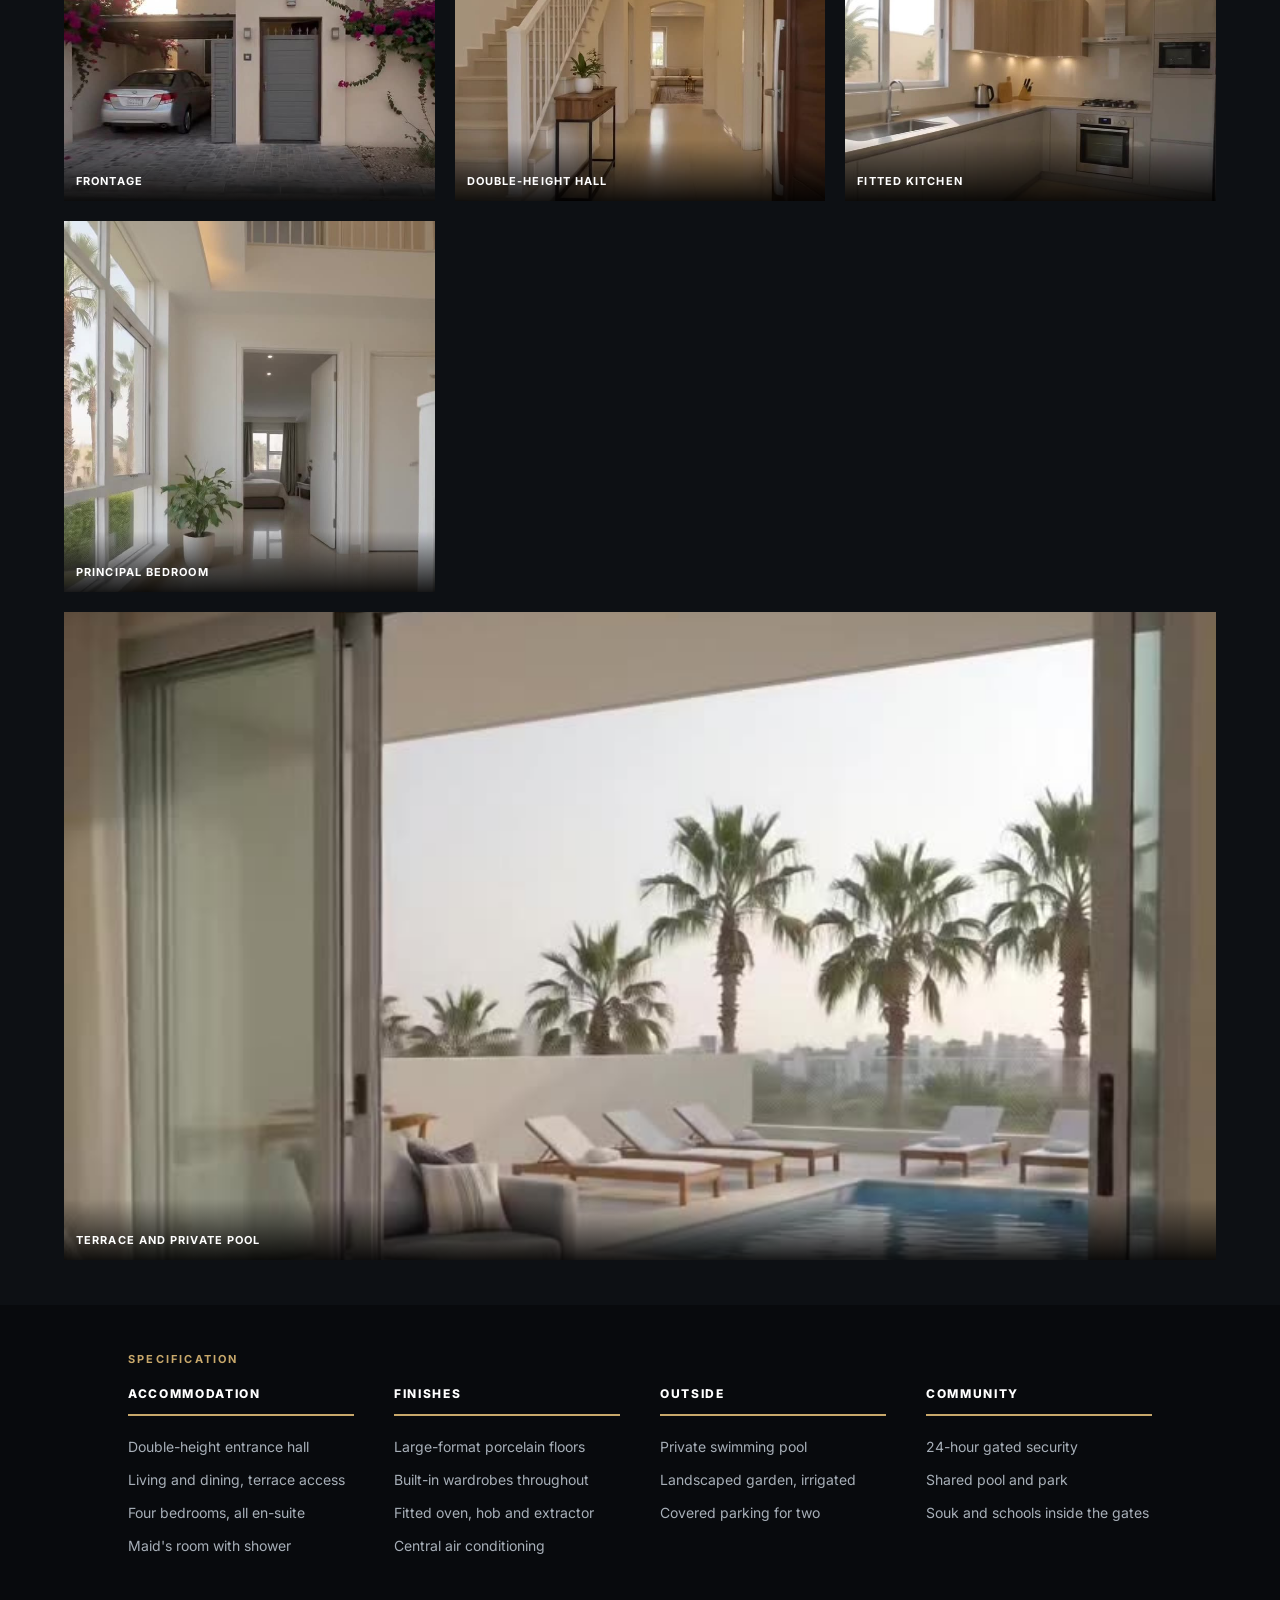
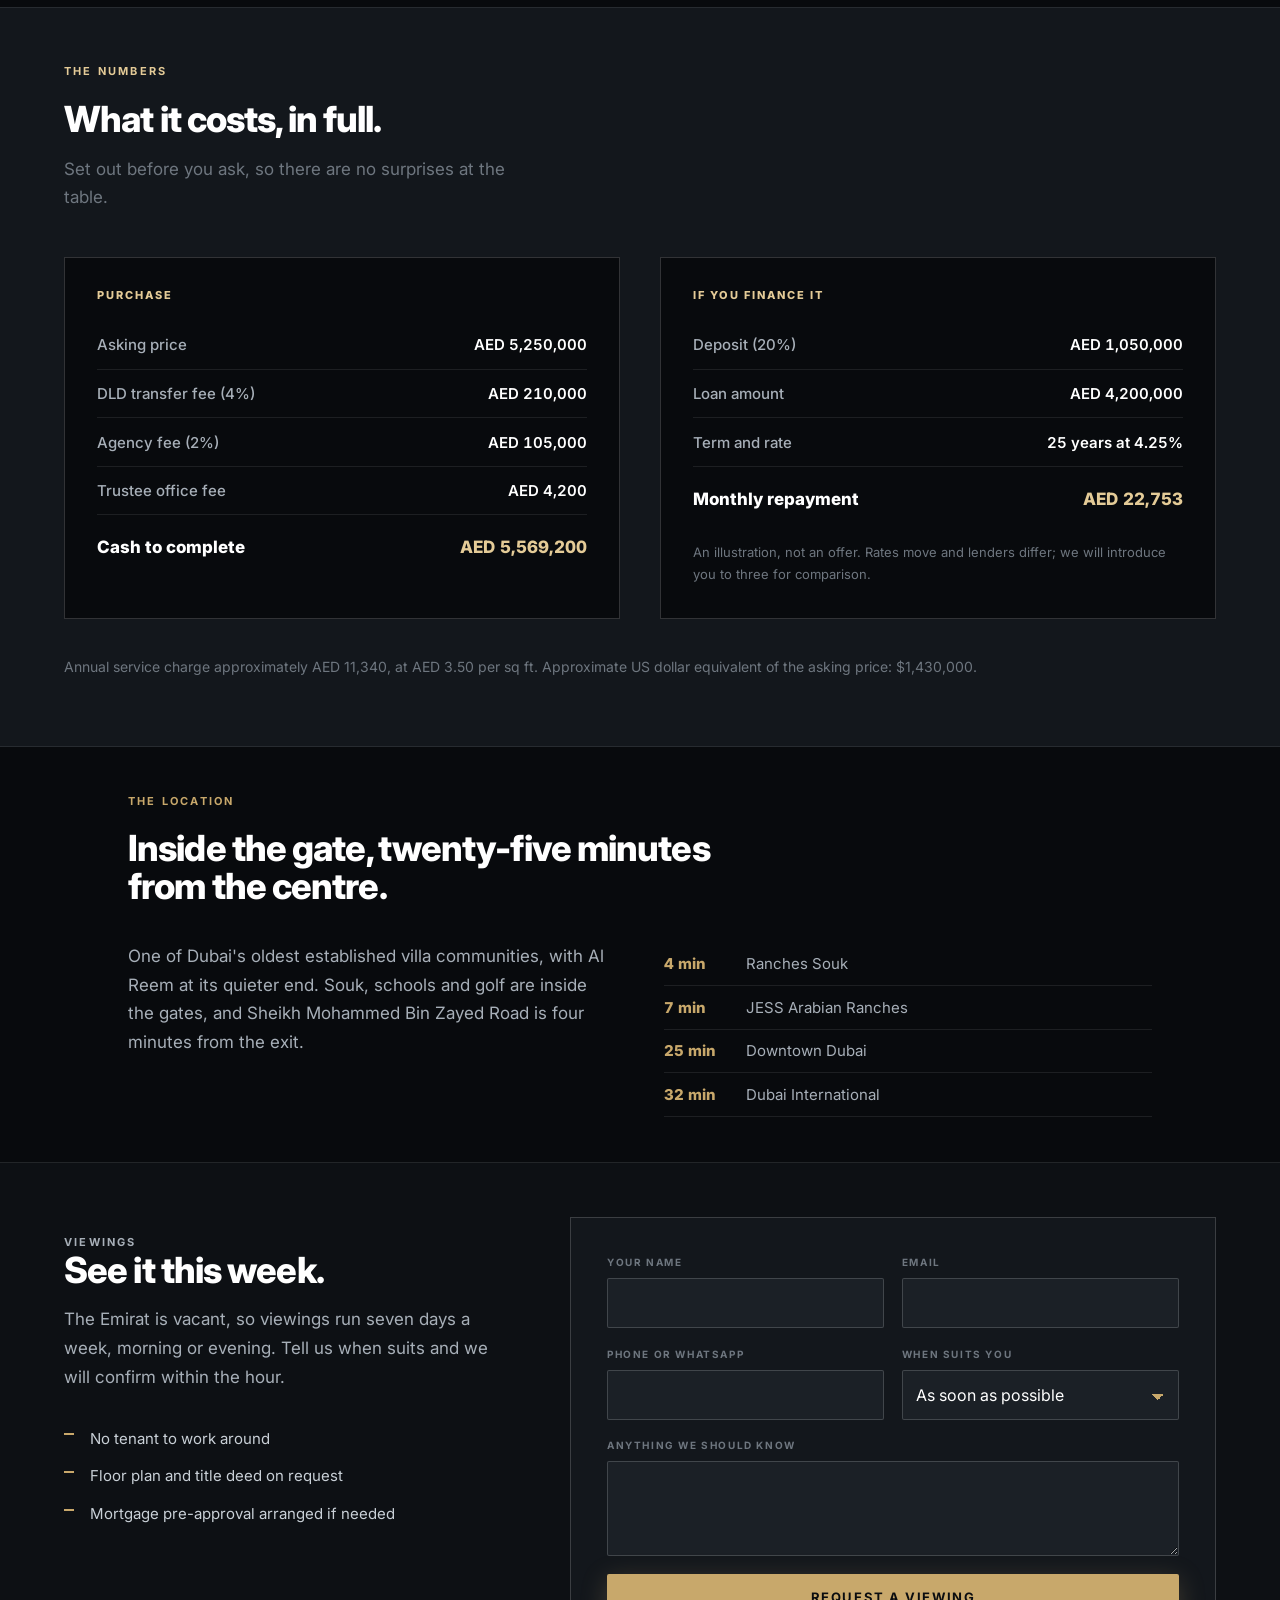
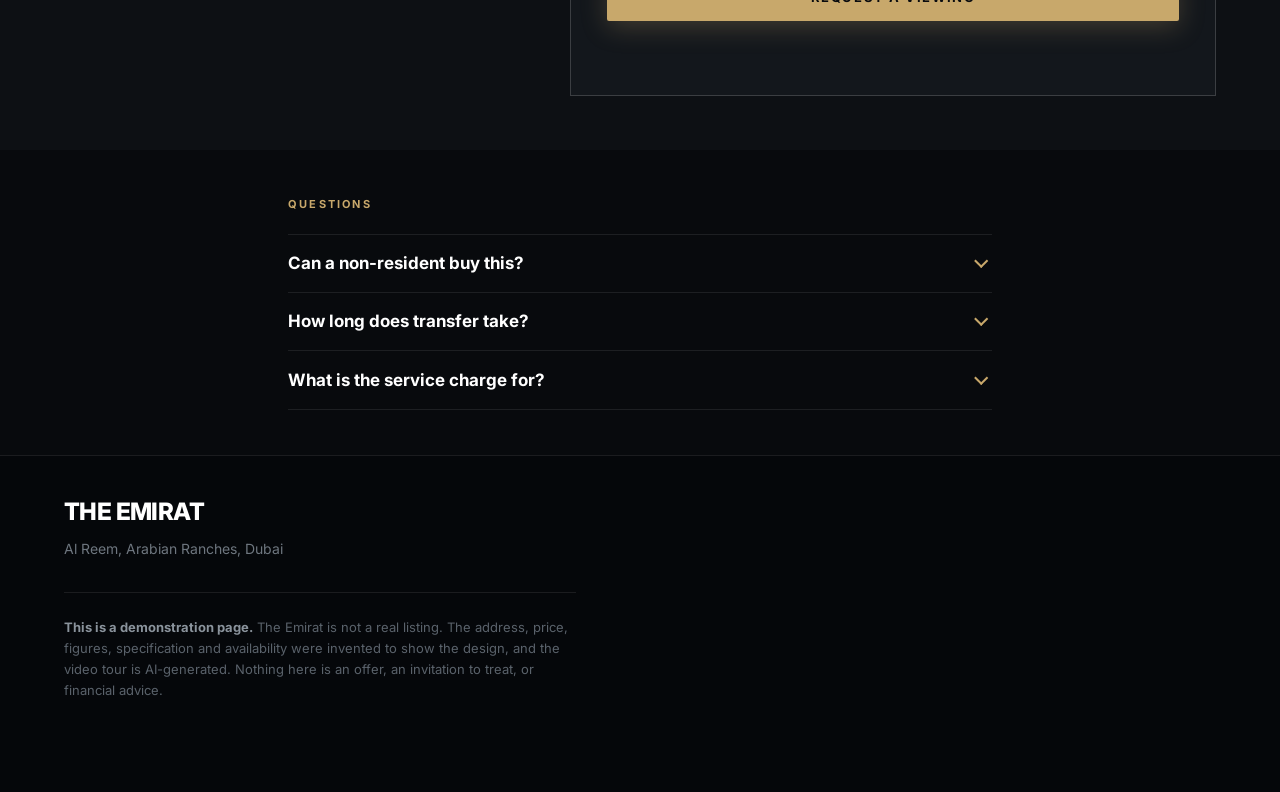
<file: villa/index.html>
<!doctype html>
<html lang="en">
<head>
<meta charset="utf-8">
<meta name="viewport" content="width=device-width, initial-scale=1">
<title>The Emirat — Arabian Ranches</title>
<meta name="description" content="The Emirat, Al Reem, Arabian Ranches. Four bedrooms, private pool, 3,240 sq ft. Vacant on transfer. AED 5,250,000.">
<meta name="theme-color" content="#0E1013">
<link rel="icon" href="data:image/svg+xml,%3Csvg xmlns=%27http://www.w3.org/2000/svg%27 viewBox=%270 0 32 32%27%3E%3Crect width=%2732%27 height=%2732%27 fill=%27%230E1013%27/%3E%3Cpath d=%27M6 17v9h20v-9%27 fill=%27none%27 stroke=%27%23C8A86B%27 stroke-width=%272%27/%3E%3Cpath d=%27M3 17L16 6l13 11%27 fill=%27none%27 stroke=%27%23C8A86B%27 stroke-width=%272%27/%3E%3C/svg%3E">
<link rel="preconnect" href="https://fonts.googleapis.com">
<link rel="preconnect" href="https://fonts.gstatic.com" crossorigin>
<link href="https://fonts.googleapis.com/css2?family=Inter:wght@400;500;600;700;800;900&display=swap" rel="stylesheet">
<link rel="stylesheet" href="css/styles.css">
</head>
<body>

<a class="skip" href="#main">Skip to content</a>

<!-- ======================= HERO ======================= -->
<section class="hero" id="hero" aria-label="The Emirat video tour">
  <div class="hero__stage">
    <div class="hero__bg" aria-hidden="true"></div>

    <video class="hero__video" id="tour"
           poster="media/poster.jpg"
           muted playsinline preload="auto" disablepictureinpicture
           aria-hidden="true" tabindex="-1">
      <source src="media/tour.webm" type="video/webm">
      <source src="media/tour.mp4" type="video/mp4">
    </video>

    <div class="hero__scrim" aria-hidden="true"></div>

    <p class="hero__brand">Al&nbsp;Reem &middot; Arabian&nbsp;Ranches</p>

    <div class="hero__caps">
      <p class="cap" data-in="0.05" data-out="0.19"><span>Arabian Ranches</span></p>
      <p class="cap" data-in="0.30" data-out="0.43"><span>Four bedrooms</span></p>
      <p class="cap" data-in="0.45" data-out="0.57"><span>Fitted kitchen</span></p>
      <p class="cap" data-in="0.72" data-out="0.85"><span>All en-suite</span></p>
      <p class="cap" data-in="0.86" data-out="0.93"><span>Private pool</span></p>
    </div>

    <div class="hero__card" id="heroCard">
      <h1>The Emirat</h1>
      <p class="hero__price">AED 5,250,000</p>
      <p class="hero__sub">4 bed &middot; 3,240 sq ft &middot; Private pool &middot; Vacant on transfer</p>
      <a class="btn btn--gold" href="#enquire">Book a viewing</a>
    </div>

    <p class="hero__hint" id="heroHint" aria-hidden="true"><i></i>Scroll to walk through</p>
    <div class="hero__bar" aria-hidden="true"><i id="heroBar"></i></div>
  </div>
</section>

<!-- ======================= STICKY BAR ======================= -->
<div class="bar" id="bar">
  <div class="bar__info">
    <strong>The Emirat</strong>
    <span>AED 5,250,000</span>
  </div>
  <a class="btn btn--gold btn--sm" href="#enquire">Book a viewing</a>
</div>

<main id="main">

  <!-- ======================= FACTS ======================= -->
  <section class="facts" aria-label="Key facts">
    <dl>
      <div><dt>Bedrooms</dt><dd>4<small>+ maid's</small></dd></div>
      <div><dt>Bathrooms</dt><dd>4</dd></div>
      <div><dt>Built-up</dt><dd>3,240<small>sq ft</small></dd></div>
      <div><dt>Plot</dt><dd>4,068<small>sq ft</small></dd></div>
      <div><dt>Parking</dt><dd>2<small>covered</small></dd></div>
      <div><dt>Status</dt><dd class="dd--sm">Vacant<small>on transfer</small></dd></div>
    </dl>
  </section>

  <!-- ======================= PITCH ======================= -->
  <section class="pitch reveal" id="overview">
    <p class="kicker">The property</p>
    <h2>A finished family villa, ready to move into, with its own pool.</h2>
    <div class="pitch__cols">
      <p>A quiet interior road in Al Reem, date palms and bougainvillea across the frontage, covered parking for two. The ground floor runs the full depth of the plot: double-height hall, fitted kitchen, living and dining opening onto the terrace.</p>
      <p>Four bedrooms upstairs, each en-suite, the principal looking over the pool. Sold vacant on transfer, so there is no tenant to wait out and no handover delay.</p>
    </div>
    <ul class="ticks">
      <li>Vacant on transfer — no tenancy to inherit</li>
      <li>Private pool and landscaped garden</li>
      <li>Walking distance to the community pool and park</li>
      <li>Title deed clear, ready for immediate transfer</li>
    </ul>
  </section>

  <!-- ======================= GALLERY ======================= -->
  <section class="gal" id="gallery" aria-label="Photographs">
   <div class="gal__grid">
    <figure class="reveal"><img src="media/exterior.jpg" alt="The villa from the street, with covered carport and date palms." loading="lazy" decoding="async"><figcaption>Frontage</figcaption></figure>
    <figure class="reveal"><img src="media/hall.jpg" alt="Double-height entrance hall with staircase and polished floor." loading="lazy" decoding="async"><figcaption>Double-height hall</figcaption></figure>
    <figure class="reveal"><img src="media/kitchen.jpg" alt="Fitted kitchen with oven, hob and window over the sink." loading="lazy" decoding="async"><figcaption>Fitted kitchen</figcaption></figure>
    <figure class="reveal"><img src="media/bedroom.jpg" alt="Principal bedroom with built-in joinery and a view out." loading="lazy" decoding="async"><figcaption>Principal bedroom</figcaption></figure>
    <figure class="reveal gal--wide"><img src="media/pool.jpg" alt="Sliding doors open onto the terrace and private pool." loading="lazy" decoding="async"><figcaption>Terrace and private pool</figcaption></figure>
   </div>
  </section>

  <!-- ======================= SPEC ======================= -->
  <section class="spec reveal" id="spec">
    <p class="kicker">Specification</p>
    <div class="spec__grid">
      <div>
        <h3>Accommodation</h3>
        <ul>
          <li>Double-height entrance hall</li>
          <li>Living and dining, terrace access</li>
          <li>Four bedrooms, all en-suite</li>
          <li>Maid's room with shower</li>
        </ul>
      </div>
      <div>
        <h3>Finishes</h3>
        <ul>
          <li>Large-format porcelain floors</li>
          <li>Built-in wardrobes throughout</li>
          <li>Fitted oven, hob and extractor</li>
          <li>Central air conditioning</li>
        </ul>
      </div>
      <div>
        <h3>Outside</h3>
        <ul>
          <li>Private swimming pool</li>
          <li>Landscaped garden, irrigated</li>
          <li>Covered parking for two</li>
        </ul>
      </div>
      <div>
        <h3>Community</h3>
        <ul>
          <li>24-hour gated security</li>
          <li>Shared pool and park</li>
          <li>Souk and schools inside the gates</li>
        </ul>
      </div>
    </div>
  </section>

  <!-- ======================= NUMBERS ======================= -->
  <section class="money reveal" id="costs">
   <div class="money__inner">
    <p class="kicker kicker--light">The numbers</p>
    <h2>What it costs, in full.</h2>
    <p class="money__lead">Set out before you ask, so there are no surprises at the table.</p>

    <div class="money__grid">
      <div class="money__block">
        <h3>Purchase</h3>
        <table>
          <tbody>
            <tr><th scope="row">Asking price</th><td>AED 5,250,000</td></tr>
            <tr><th scope="row">DLD transfer fee (4%)</th><td>AED 210,000</td></tr>
            <tr><th scope="row">Agency fee (2%)</th><td>AED 105,000</td></tr>
            <tr><th scope="row">Trustee office fee</th><td>AED 4,200</td></tr>
            <tr class="is-total"><th scope="row">Cash to complete</th><td>AED 5,569,200</td></tr>
          </tbody>
        </table>
      </div>
      <div class="money__block">
        <h3>If you finance it</h3>
        <table>
          <tbody>
            <tr><th scope="row">Deposit (20%)</th><td>AED 1,050,000</td></tr>
            <tr><th scope="row">Loan amount</th><td>AED 4,200,000</td></tr>
            <tr><th scope="row">Term and rate</th><td>25 years at 4.25%</td></tr>
            <tr class="is-total"><th scope="row">Monthly repayment</th><td>AED 22,753</td></tr>
          </tbody>
        </table>
        <p class="money__note">An illustration, not an offer. Rates move and lenders differ; we will introduce you to three for comparison.</p>
      </div>
    </div>

    <p class="money__run">Annual service charge approximately AED 11,340, at AED 3.50 per sq ft. Approximate US dollar equivalent of the asking price: $1,430,000.</p>
   </div>
  </section>

  <!-- ======================= LOCATION ======================= -->
  <section class="place reveal" id="location">
    <p class="kicker">The location</p>
    <h2>Inside the gate, twenty-five minutes from the centre.</h2>
    <div class="place__cols">
      <p>One of Dubai's oldest established villa communities, with Al Reem at its quieter end. Souk, schools and golf are inside the gates, and Sheikh Mohammed Bin Zayed Road is four minutes from the exit.</p>
      <ul class="place__list">
        <li><span>4 min</span> Ranches Souk</li>
        <li><span>7 min</span> JESS Arabian Ranches</li>
        <li><span>25 min</span> Downtown Dubai</li>
        <li><span>32 min</span> Dubai International</li>
      </ul>
    </div>
  </section>

  <!-- ======================= ENQUIRE ======================= -->
  <section class="enq" id="enquire">
    <div class="enq__inner">
      <div class="enq__copy reveal">
        <p class="kicker kicker--light">Viewings</p>
        <h2>See it this week.</h2>
        <p>The Emirat is vacant, so viewings run seven days a week, morning or evening. Tell us when suits and we will confirm within the hour.</p>
        <ul class="enq__points">
          <li>No tenant to work around</li>
          <li>Floor plan and title deed on request</li>
          <li>Mortgage pre-approval arranged if needed</li>
        </ul>
      </div>

      <form class="form reveal" id="enqForm" novalidate>
        <div class="form__row">
          <label for="f-name">Your name</label>
          <input id="f-name" name="name" type="text" autocomplete="name" required>
        </div>
        <div class="form__row">
          <label for="f-email">Email</label>
          <input id="f-email" name="email" type="email" autocomplete="email" required>
        </div>
        <div class="form__row">
          <label for="f-phone">Phone or WhatsApp</label>
          <input id="f-phone" name="phone" type="tel" autocomplete="tel" inputmode="tel">
        </div>
        <div class="form__row">
          <label for="f-when">When suits you</label>
          <select id="f-when" name="when">
            <option>As soon as possible</option>
            <option>This week, daytime</option>
            <option>This week, evening</option>
            <option>This weekend</option>
            <option>Next week</option>
          </select>
        </div>
        <div class="form__row form__row--full">
          <label for="f-msg">Anything we should know</label>
          <textarea id="f-msg" name="message" rows="3"></textarea>
        </div>
        <button class="btn btn--gold btn--block" type="submit">Request a viewing</button>
        <p class="form__status" id="formStatus" role="status" aria-live="polite"></p>
      </form>
    </div>
  </section>

  <!-- ======================= FAQ ======================= -->
  <section class="faq reveal" aria-label="Questions">
    <p class="kicker">Questions</p>
    <div class="faq__list">
      <details><summary>Can a non-resident buy this?</summary><p>Yes. Arabian Ranches is a freehold area, so any nationality may buy outright, resident or not. You do not need a residence visa to own, and ownership of a property at this value can itself support a long-term visa application.</p></details>
      <details><summary>How long does transfer take?</summary><p>For a cash purchase, usually two to three weeks from signed contract to title deed. With a mortgage, allow four to six weeks, most of which is the lender's valuation and approval.</p></details>
      <details><summary>What is the service charge for?</summary><p>Community maintenance: the gates and security, landscaping of the public areas, the shared pool and parks, and road upkeep. It is billed annually and is separate from your own utilities.</p></details>
          </div>
  </section>

</main>

<footer class="foot">
  <div class="foot__inner">
    <div class="foot__top">
      <p class="foot__mark">The Emirat</p>
      <p class="foot__meta">Al Reem, Arabian Ranches, Dubai</p>
    </div>
    <p class="foot__note"><strong>This is a demonstration page.</strong> The Emirat is not a real listing. The address, price, figures, specification and availability were invented to show the design, and the video tour is AI-generated. Nothing here is an offer, an invitation to treat, or financial advice.</p>
  </div>
</footer>

<script src="js/main.js" defer></script>
</body>
</html>
</file>
<file: threshold-homes/assets/styles.css>
/* Dar Al Maa
   Palette pulled from the walkthrough itself: the dark reflecting pool and
   walnut door for the canvas, travertine for text and surfaces, the golden
   hour sky as the one accent, used sparingly. */

:root {
  --night:   #12100e;   /* walnut in shadow, never pure black */
  --night-2: #1a1713;
  --night-3: #241f19;
  --sand:    #efe6d8;   /* lit travertine, never pure white */
  --stone:   #d8c6ac;
  --mist:    #a69c8e;
  --walnut:  #7a4a2c;
  --dusk:    #e9b98b;   /* golden hour, the accent */
  --pool:    #8cc7c6;
  --line:    rgba(216, 198, 172, .16);
  --line-2:  rgba(216, 198, 172, .28);

  --display: 'Marcellus', 'Iowan Old Style', 'Times New Roman', serif;
  --body:    'Jost', 'Avenir Next', system-ui, sans-serif;
  --mono:    'DM Mono', ui-monospace, 'SFMono-Regular', monospace;

  --ease:     cubic-bezier(.22, .61, .36, 1);
  --ease-out: cubic-bezier(.16, 1, .3, 1);

  --gutter: clamp(16px, 4vw, 48px);
  --scrub: 590vh;                 /* how far you scroll to open the door and walk the whole film */
  --cap-bottom: clamp(84px, 14vh, 150px);
}

*, *::before, *::after { box-sizing: border-box; }

html {
  color-scheme: dark;
  background: var(--night);
  color: var(--sand);
  -webkit-text-size-adjust: 100%;
  scroll-behavior: smooth;
}
body {
  margin: 0;
  background: var(--night);
  font: 400 1rem/1.6 var(--body);
  -webkit-font-smoothing: antialiased;
  text-rendering: optimizeLegibility;
  overflow-x: clip;
}
img, video { display: block; max-width: 100%; }
main, .foot { position: relative; z-index: 1; }
a { color: inherit; }
h1, h2, h3, p { margin: 0; }
::selection { background: var(--dusk); color: var(--night); }
:focus-visible { outline: 2px solid var(--dusk); outline-offset: 3px; border-radius: 2px; }

/* ---------- the fixed environment layer ---------- */
.env {
  position: fixed;
  inset: 0;
  z-index: 0;
  overflow: hidden;
  pointer-events: none;
}
.env::before {
  content: "";
  position: absolute;
  inset: -15%;
  background:
    radial-gradient(38% 32% at 80% 16%, rgba(233, 185, 139, .075), transparent 70%),
    radial-gradient(44% 40% at 10% 86%, rgba(140, 199, 198, .055), transparent 70%);
  animation: env-drift 46s var(--ease) infinite alternate;
}
.env::after {
  content: "";
  position: absolute;
  inset: 0;
  opacity: .07;
  background-image: url("data:image/svg+xml,%3Csvg xmlns='http://www.w3.org/2000/svg' width='180' height='180'%3E%3Cfilter id='n'%3E%3CfeTurbulence type='fractalNoise' baseFrequency='.9' numOctaves='2' stitchTiles='stitch'/%3E%3CfeColorMatrix values='0 0 0 0 .94 0 0 0 0 .9 0 0 0 0 .85 0 0 0 1 0'/%3E%3C/filter%3E%3Crect width='100%25' height='100%25' filter='url(%23n)'/%3E%3C/svg%3E");
}
@keyframes env-drift {
  to { transform: translate3d(4%, -3%, 0) scale(1.06); }
}

/* ---------- shared type ---------- */
.wrap { width: min(1200px, 100% - 2 * var(--gutter)); margin-inline: auto; }

.label {
  display: flex;
  align-items: center;
  gap: .8rem;
  margin-bottom: 1.1rem;
  font: 400 .72rem/1 var(--mono);
  letter-spacing: .2em;
  text-transform: uppercase;
  color: var(--dusk);
}
.label::before {
  content: "";
  width: 28px;
  height: 1px;
  background: currentColor;
  transform-origin: left;
  transform: scaleX(0);
  transition: transform 1.1s var(--ease-out) .15s;
}
.in .label::before, .label.in::before { transform: scaleX(1); }

.h2 {
  font: 400 clamp(1.85rem, 3.3vw, 3rem)/1.1 var(--display);
  letter-spacing: .005em;
  color: var(--sand);
  max-width: 22ch;
  text-wrap: balance;
}
.lede {
  font: 300 clamp(1.02rem, 1.2vw, 1.15rem)/1.65 var(--body);
  color: var(--mist);
  max-width: 46ch;
  text-wrap: pretty;
}

.btn {
  display: inline-flex;
  align-items: center;
  justify-content: center;
  gap: .5rem;
  padding: .95rem 1.5rem;
  border: 1px solid var(--dusk);
  border-radius: 999px;
  background: var(--dusk);
  color: var(--night);
  font: 500 .95rem/1 var(--body);
  letter-spacing: .02em;
  text-decoration: none;
  cursor: pointer;
  transition: background .35s var(--ease), color .35s var(--ease), box-shadow .5s var(--ease), transform .35s var(--ease), translate .45s var(--ease-out);
}
.btn:hover { box-shadow: 0 0 0 6px rgba(233, 185, 139, .14), 0 10px 40px -12px rgba(233, 185, 139, .55); transform: translateY(-1px); }
.btn:active { transform: translateY(0); }
.btn-ghost { background: transparent; color: var(--sand); border-color: rgba(239, 230, 216, .45); }
.btn-ghost:hover { background: rgba(239, 230, 216, .08); box-shadow: none; }
.btn-small { padding: .7rem 1.1rem; font-size: .85rem; }
.btn-wide { width: 100%; padding-block: 1.1rem; font-size: 1rem; }

/* ---------- nav ---------- */
.nav {
  position: fixed;
  inset: 0 0 auto 0;
  z-index: 50;
  display: flex;
  align-items: center;
  justify-content: space-between;
  gap: 1.5rem;
  padding: max(14px, env(safe-area-inset-top)) var(--gutter) 14px;
  border-bottom: 1px solid transparent;
  transition: background .5s var(--ease), border-color .5s var(--ease), backdrop-filter .5s var(--ease);
}
.nav.is-solid {
  background: rgba(18, 16, 14, .8);
  -webkit-backdrop-filter: blur(14px) saturate(1.2);
  backdrop-filter: blur(14px) saturate(1.2);
  border-color: var(--line);
}
.mark { display: inline-flex; align-items: baseline; gap: .7rem; text-decoration: none; }
.mark-en { font: 400 .95rem/1 var(--display); letter-spacing: .24em; text-transform: uppercase; }
.nav-links { display: flex; gap: 2rem; margin-left: auto; }
.nav-links a {
  position: relative;
  font: 400 .88rem/1 var(--body);
  color: rgba(239, 230, 216, .82);
  text-decoration: none;
}
.nav-links a::after {
  content: "";
  position: absolute;
  left: 0; right: 0; bottom: -6px;
  height: 1px;
  background: var(--dusk);
  transform: scaleX(0);
  transform-origin: right;
  transition: transform .5s var(--ease-out);
}
.nav-links a:hover::after { transform: scaleX(1); transform-origin: left; }

/* ---------- hero ---------- */
.hero { position: relative; height: 100svh; min-height: 560px; background: var(--night); }
.js:not(.static-hero) .hero { height: calc(100vh + var(--scrub)); height: calc(100lvh + var(--scrub)); min-height: 0; }

.stage { position: relative; height: 100%; overflow: hidden; }
.js:not(.static-hero) .stage { position: sticky; top: 0; height: 100vh; height: 100lvh; }

.poster, .film, .reel {
  position: absolute;
  inset: 0;
  width: 100%;
  height: 100%;
  object-fit: cover;
  object-position: 50% 45%;
}
.film, .reel { opacity: 0; transition: opacity .8s var(--ease); }
.is-ready[data-engine="video"] .film, .is-ready[data-engine="frames"] .reel { opacity: 1; }
.static-hero .film, .static-hero .reel { display: none; }

.scrim {
  position: absolute;
  inset: 0;
  pointer-events: none;
  background:
    linear-gradient(to bottom, rgba(18, 16, 14, .55) 0, rgba(18, 16, 14, 0) 160px),
    linear-gradient(to top, rgba(14, 12, 10, .9) 0%, rgba(14, 12, 10, .62) 24%, rgba(14, 12, 10, .18) 46%, rgba(14, 12, 10, 0) 60%);
}
.scrim::after {
  content: "";
  position: absolute;
  inset: 0;
  background: linear-gradient(to top, rgba(14, 12, 10, .6) 0%, rgba(14, 12, 10, .38) 50%, rgba(14, 12, 10, 0) 82%);
  opacity: 0;
  transition: opacity 1s var(--ease);
}
.is-settled .scrim::after, .static-hero .scrim::after { opacity: 1; }

@media (min-aspect-ratio: 1/1) {
  /* the wide file and its poster are already cropped to the right band */
  .poster, .film, .reel { object-position: 50% 50%; }
  .scrim {
    background:
      linear-gradient(to bottom, rgba(18, 16, 14, .55) 0, rgba(18, 16, 14, 0) 160px),
      linear-gradient(to right, rgba(14, 12, 10, .6) 0%, rgba(14, 12, 10, 0) 58%),
      linear-gradient(to top, rgba(14, 12, 10, .86) 0%, rgba(14, 12, 10, .5) 28%, rgba(14, 12, 10, 0) 58%);
  }
}

/* captions: one band at a time, in the lower left where the floor is */
.caps, .settle {
  position: absolute;
  left: var(--gutter);
  right: var(--gutter);
  bottom: var(--cap-bottom);
  bottom: calc(100lvh - 100svh + var(--cap-bottom));
}
.static-hero .caps { display: none; }
.cap {
  position: absolute;
  left: 0;
  bottom: 0;
  display: grid;
  gap: .7rem;
  max-width: 44rem;
  pointer-events: none;
}
.cap > span {
  opacity: 0;
  transform: translate3d(0, 16px, 0);
  filter: blur(6px);
  transition: opacity .4s var(--ease), transform .5s var(--ease), filter .4s var(--ease);
}
.cap.is-on > span {
  opacity: 1;
  transform: none;
  filter: blur(0);
  transition: opacity .8s var(--ease-out), transform 1.1s var(--ease-out), filter .8s var(--ease-out);
}
.cap.is-on .cap-h { transition-delay: .07s; }
.cap.is-on .cap-s { transition-delay: .18s; }
.cap-k, .settle-k {
  font: 400 .72rem/1 var(--mono);
  letter-spacing: .2em;
  text-transform: uppercase;
  color: var(--dusk);
  text-shadow: 0 1px 12px rgba(0, 0, 0, .5);
}
.cap-h {
  font: 400 clamp(2.05rem, 4.4vw, 4rem)/1.04 var(--display);
  color: var(--sand);
  text-shadow: 0 2px 30px rgba(10, 8, 6, .55);
  text-wrap: balance;
  max-width: 16ch;
}
.cap-s {
  font: 300 clamp(1rem, 1.25vw, 1.18rem)/1.5 var(--body);
  color: rgba(239, 230, 216, .9);
  text-shadow: 0 1px 16px rgba(10, 8, 6, .7);
  max-width: 34ch;
  text-wrap: pretty;
}

/* a soft local shade behind whichever text block is showing, so the brightest
   frames of the living room never wash the words out */
.cap, .settle { isolation: isolate; }
.cap::before, .settle::before {
  content: "";
  position: absolute;
  inset: -26% -30% -30% -18%;
  z-index: -1;
  background: radial-gradient(closest-side, rgba(12, 10, 8, .62), rgba(12, 10, 8, .3) 60%, rgba(12, 10, 8, 0));
  opacity: 0;
  transition: opacity .5s var(--ease);
  pointer-events: none;
}
.cap.is-on::before, .settle.is-on::before, .static-hero .settle::before { opacity: 1; transition-duration: .9s; }


/* ---------- the front door ----------
   The clip opens with the door already part open, so a closed door is drawn
   over the doorway from the real door's own wood. Scrolling swings it open on
   its pivot until it sits exactly where the real door stands in the first
   frame, then it fades into the footage and the walk begins. */
.door, .door-dim { position: absolute; left: 0; top: 0; pointer-events: none; }
.door {
  width: var(--dw, 0px);
  height: var(--dh, 0px);
  translate: var(--dx, 0px) var(--dy, 0px);
  perspective: var(--dp, 2000px);
  perspective-origin: var(--pox, 50%) var(--poy, 98%);
  opacity: var(--door-o, 1);
}
.door-leaf {
  position: absolute;
  inset: 0;
  background: url("door-face.jpg") center / 100% 100% no-repeat, #4a2a18;
  transform-origin: 18% 50%;
  transform: rotateY(calc(var(--a, 0) * 1deg));
  transform-style: preserve-3d;
  box-shadow: inset 0 0 0 1px rgba(14, 9, 6, .6), inset 0 -60px 80px -50px rgba(10, 6, 4, .55);
}
.door-leaf::before {
  /* fine vertical grain, and the face darkening a little as it turns from the light */
  content: "";
  position: absolute;
  inset: 0;
  background:
    repeating-linear-gradient(90deg, rgba(20, 10, 4, .05) 0 1px, transparent 1px 6px, rgba(255, 220, 180, .025) 6px 7px, transparent 7px 13px),
    linear-gradient(90deg, rgba(10, 6, 4, calc(var(--o, 0) * .25)), rgba(10, 6, 4, calc(var(--o, 0) * .1)));
}
.door-sheen {
  position: absolute;
  inset: 0;
  background: linear-gradient(100deg, transparent 38%, rgba(255, 214, 170, .12) 50%, transparent 62%) no-repeat;
  background-size: 300% 100%;
  background-position: calc(100% - var(--o, 0) * 100%) 0;
}
.door-edge {
  position: absolute;
  top: 0; bottom: 0; right: 0;
  width: var(--dt, 10px);
  background: linear-gradient(90deg, #2b1910, #45291a);
  transform-origin: 100% 50%;
  transform: rotateY(-90deg);
}
.door-dim {
  /* with the door shut, less of the room's warm light falls on the step */
  width: var(--gw, 0px);
  height: var(--gh, 0px);
  translate: var(--gx, 0px) var(--gy, 0px);
  background: radial-gradient(ellipse at 50% 0%, rgba(14, 10, 7, .6), rgba(14, 10, 7, 0) 70%);
}
.static-hero .door, .static-hero .door-dim { display: none; }

/* the settle: the film rests on the pool, the name arrives */
.settle {
  display: grid;
  justify-items: start;
  gap: .8rem;
  visibility: hidden;
  pointer-events: none;
}
.settle > * {
  opacity: 0;
  transform: translate3d(0, 20px, 0);
  transition: opacity .45s var(--ease), transform .5s var(--ease);
}
.settle.is-on, .static-hero .settle { visibility: visible; pointer-events: auto; }
.settle.is-on > *, .static-hero .settle > * {
  opacity: 1;
  transform: none;
  transition: opacity 1s var(--ease-out), transform 1.2s var(--ease-out);
}
.settle.is-on > :nth-child(2) { transition-delay: .08s; }
.settle.is-on > :nth-child(3) { transition-delay: .16s; }
.settle.is-on > :nth-child(4) { transition-delay: .26s; }
.settle.is-on > :nth-child(5) { transition-delay: .36s; }
.settle-h {
  font: 400 clamp(2.9rem, 7vw, 6.4rem)/.95 var(--display);
  text-wrap: balance;
  letter-spacing: .01em;
  color: var(--sand);
  text-shadow: 0 2px 40px rgba(10, 8, 6, .5);
}
.settle-s { font: 300 clamp(1.05rem, 1.5vw, 1.35rem)/1.4 var(--body); color: rgba(239, 230, 216, .9); }
.settle-offer {
  margin-top: .2rem;
  font: 400 clamp(1.2rem, 1.9vw, 1.6rem)/1.2 var(--display);
  color: var(--dusk);
  text-shadow: 0 0 30px rgba(233, 185, 139, .35);
}
.settle-cta { display: flex; flex-wrap: wrap; gap: .75rem; margin-top: .9rem; }
.k-br { display: none; }

/* the stepping stones: one per beat, nearer stones wider, like the walk itself */
.stones {
  position: absolute;
  right: var(--gutter);
  top: 50%;
  display: flex;
  flex-direction: column-reverse;
  align-items: center;
  gap: 11px;
  margin: 0;
  padding: 0;
  list-style: none;
  transform: translateY(-50%);
}
.stones li {
  height: 5px;
  border-radius: 3px;
  background: rgba(239, 230, 216, .24);
  transition: background .6s var(--ease), box-shadow .6s var(--ease);
}
.stones li:nth-child(1) { width: 34px; }
.stones li:nth-child(2) { width: 29px; }
.stones li:nth-child(3) { width: 24px; }
.stones li:nth-child(4) { width: 19px; }
.stones li:nth-child(5) { width: 14px; }
.stones li.on { background: var(--stone); }
.stones li.now { background: var(--dusk); box-shadow: 0 0 14px rgba(233, 185, 139, .6); }
.static-hero .stones { display: none; }

.loader {
  position: absolute;
  right: var(--gutter);
  bottom: 24px;
  bottom: calc(100lvh - 100svh + 24px);
  display: flex;
  align-items: center;
  gap: .6rem;
  font: 400 .7rem/1 var(--mono);
  letter-spacing: .12em;
  text-transform: uppercase;
  color: rgba(239, 230, 216, .75);
  transition: opacity .6s var(--ease);
}
.loader svg { width: 22px; height: 22px; transform: rotate(-90deg); }
.loader circle { fill: none; stroke-width: 2.4; }
.loader-track { stroke: rgba(239, 230, 216, .18); }
.loader-fill {
  stroke: var(--dusk);
  stroke-linecap: round;
  stroke-dasharray: 1;
  stroke-dashoffset: 1;
  transition: stroke-dashoffset .3s linear;
}
.loader.is-indeterminate svg { animation: spin 1.1s linear infinite; }
.loader.is-indeterminate .loader-fill { stroke-dashoffset: .72; }
.is-ready .loader, .static-hero .loader, .loader.is-gone { opacity: 0; pointer-events: none; }
@keyframes spin { to { transform: rotate(270deg); } }

.hint {
  position: absolute;
  left: 50%;
  bottom: 22px;
  bottom: calc(100lvh - 100svh + 22px);
  display: grid;
  justify-items: center;
  gap: .55rem;
  transform: translateX(-50%);
  font: 400 .68rem/1 var(--mono);
  letter-spacing: .2em;
  text-transform: uppercase;
  white-space: nowrap;
  color: rgba(239, 230, 216, .7);
  transition: opacity .6s var(--ease);
}
.hint i { width: 1px; height: 26px; background: linear-gradient(var(--sand), transparent); animation: hint 2.4s var(--ease) infinite; transform-origin: top; }
.hint.is-gone, .static-hero .hint { opacity: 0; }
@keyframes hint { 0% { transform: scaleY(0); } 50% { transform: scaleY(1); opacity: 1; } 100% { transform: scaleY(1); opacity: 0; } }

/* ---------- reveals ---------- */
.js .reveal { opacity: 0; transform: translate3d(0, 26px, 0); transition: opacity 1s var(--ease-out) var(--d, 0s), transform 1.2s var(--ease-out) var(--d, 0s); }
.js .reveal.in { opacity: 1; transform: none; }

.js .reveal-mask .plate-img { clip-path: inset(100% 0 0 0); transition: clip-path 1.3s var(--ease-out) var(--d, 0s); }
.js .reveal-mask .plate-img img { scale: 1.18; filter: saturate(.3) brightness(.78) contrast(1.06); transition: scale 1.8s var(--ease-out) var(--d, 0s), filter 1.9s var(--ease-out) calc(var(--d, 0s) + .25s); }
.js .reveal-mask .plate-cap { opacity: 0; transition: opacity .9s var(--ease) calc(var(--d, 0s) + .4s); }
.js .reveal-mask.in .plate-img { clip-path: inset(0 0 0 0); }
.js .reveal-mask.in .plate-img img { scale: 1.08; filter: none; }
.js .reveal-mask.in .plate-cap { opacity: 1; }

section { position: relative; }
section:not(.hero) { padding-block: clamp(52px, 7vw, 100px); }

/* ---------- intro ---------- */
.intro { padding-top: clamp(52px, 6vw, 84px); }
.horizon { position: absolute; top: 0; left: 0; width: 100%; height: 40px; overflow: visible; }
.horizon path { fill: none; stroke: var(--line-2); stroke-width: 1; vector-effect: non-scaling-stroke; stroke-dasharray: 1; stroke-dashoffset: 1; transition: stroke-dashoffset 2.4s var(--ease-out); }
.horizon.in path { stroke-dashoffset: 0; }
.horizon .horizon-glint { stroke: var(--dusk); stroke-width: 1.5; stroke-dasharray: .25 .75; stroke-dashoffset: 1; opacity: 0; transition: opacity 1s var(--ease) 1.6s; }
.horizon.in .horizon-glint { opacity: .9; animation: glint 9s linear infinite 1.6s; }
@keyframes glint { to { stroke-dashoffset: -1; } }

.intro-grid { display: grid; grid-template-columns: 1.25fr 1fr; gap: clamp(24px, 5vw, 72px); align-items: end; }
.facts {
  display: grid;
  grid-template-columns: repeat(4, 1fr);
  gap: clamp(16px, 3vw, 40px);
  margin-top: clamp(40px, 6vw, 72px);
  padding: 0;
  list-style: none;
}
.facts li { position: relative; display: grid; gap: .5rem; padding-top: 1.1rem; }
.facts li::before, .facts li::after { content: ""; position: absolute; top: 0; left: 0; height: 1px; transform-origin: left; }
.facts li::before { right: 0; background: var(--line-2); }
.facts li::after { top: -.5px; width: 28px; height: 2px; background: var(--dusk); }
.facts strong { font: 400 clamp(2rem, 3.6vw, 3.1rem)/1 var(--display); color: var(--sand); font-variant-numeric: tabular-nums; }
.facts li > span { font: 300 .95rem/1.4 var(--body); color: var(--mist); }

/* ---------- the house ---------- */
.sec-head { margin-bottom: clamp(32px, 5vw, 56px); }
.plates { display: grid; grid-template-columns: repeat(4, 1fr); gap: clamp(12px, 1.6vw, 20px); }
.plate { margin: 0; }
.plate-img { position: relative; aspect-ratio: 4 / 5; overflow: hidden; border-radius: 3px; background: var(--night-3); }
.plate-img img { width: 100%; height: 100%; object-fit: cover; }
.plate-img::after {
  content: "";
  position: absolute;
  inset: 0;
  background: linear-gradient(115deg, transparent 40%, rgba(255, 236, 210, .12) 50%, transparent 60%);
  background-size: 250% 100%;
  background-position: 120% 0;
  pointer-events: none;
}
.plate.in .plate-img::after { animation: sweep 9s var(--ease) infinite 2s; }
@keyframes sweep { 0%, 70% { background-position: 120% 0; } 100% { background-position: -40% 0; } }
.js .plate.reveal-mask.in .plate-link:hover .plate-img img { scale: 1.13; transition-duration: 1.2s; transition-delay: 0s; }
.plate-cap { display: grid; gap: .45rem; padding-top: 1rem; }
.plate-n { font: 400 .7rem/1 var(--mono); letter-spacing: .18em; text-transform: uppercase; color: var(--dusk); }
.plate-t { font: 400 clamp(1.2rem, 1.6vw, 1.45rem)/1.15 var(--display); color: var(--sand); }
.plate-p { font: 300 .95rem/1.5 var(--body); color: var(--mist); max-width: 32ch; }

/* ---------- home finder ---------- */
.finder-grid { display: grid; grid-template-columns: 1fr 1.1fr; gap: clamp(32px, 6vw, 88px); align-items: start; }
.finder .lede { margin-top: 1.2rem; }
.finder-aside { margin-top: 1.4rem; padding-left: 1rem; border-left: 1px solid var(--line-2); font: 300 .95rem/1.55 var(--body); color: var(--mist); max-width: 42ch; }

.panel {
  position: relative;
  display: grid;
  gap: 1.4rem;
  padding: clamp(20px, 3vw, 36px);
  border: 1px solid var(--line);
  border-radius: 6px;
  background:
    linear-gradient(160deg, rgba(216, 198, 172, .06), rgba(216, 198, 172, 0) 40%),
    var(--night-2);
  box-shadow: 0 30px 80px -40px rgba(0, 0, 0, .7);
}
.panel .toggle { margin-bottom: 0; }
.finder-sum {
  padding: 1rem 1.1rem;
  border-radius: 4px;
  background: rgba(140, 199, 198, .07);
  border: 1px solid rgba(140, 199, 198, .2);
  font: 300 1.02rem/1.5 var(--body);
  color: var(--stone);
}
.finder-sum strong { font-weight: 500; color: var(--sand); }
.toggle {
  position: relative;
  display: grid;
  grid-template-columns: 1fr 1fr;
  padding: 4px;
  margin-bottom: 1.4rem;
  border: 1px solid var(--line-2);
  border-radius: 999px;
}
.toggle button {
  position: relative;
  z-index: 1;
  padding: .75rem .5rem;
  border: 0;
  border-radius: 999px;
  background: none;
  color: var(--mist);
  font: 400 .92rem/1 var(--body);
  cursor: pointer;
  transition: color .4s var(--ease);
}
.toggle button[aria-checked="true"] { color: var(--night); }
.toggle-pill {
  position: absolute;
  top: 4px; bottom: 4px; left: 4px;
  width: calc(50% - 4px);
  border-radius: 999px;
  background: var(--stone);
  transition: transform .55s var(--ease-out);
}
[data-mode="rent"] .toggle-pill { transform: translateX(100%); }

/* ---------- steps ---------- */
.steps { overflow: hidden; }
.path { display: block; width: 100%; height: 60px; margin-bottom: -30px; overflow: visible; }
.path path { fill: none; stroke: var(--pool); stroke-opacity: .45; stroke-width: 1; vector-effect: non-scaling-stroke; stroke-dasharray: 1; stroke-dashoffset: 1; transition: stroke-dashoffset 2.6s var(--ease-out) .2s; }
.path.in path { stroke-dashoffset: 0; }
.stone-steps { position: relative; display: grid; grid-template-columns: repeat(3, 1fr); gap: clamp(14px, 2vw, 28px); margin: 0; padding: 0; list-style: none; }
.stone {
  position: relative;
  display: grid;
  align-content: start;
  gap: .7rem;
  padding: clamp(22px, 2.6vw, 34px);
  border: 1px solid var(--line);
  border-radius: 6px;
  background:
    repeating-linear-gradient(172deg, rgba(216, 198, 172, .028) 0 2px, transparent 2px 11px),
    linear-gradient(165deg, var(--night-3), var(--night-2));
}
.stone:nth-child(2) { margin-top: clamp(0px, 3vw, 40px); }
.stone:nth-child(3) { margin-top: clamp(0px, 6vw, 80px); }
.stone::before {
  content: "";
  position: absolute;
  left: 24px; right: 24px; bottom: -1px;
  height: 1px;
  background: linear-gradient(90deg, transparent, var(--dusk), transparent);
  opacity: 0;
  transition: opacity 1.2s var(--ease) calc(var(--d, 0s) + .6s);
}
.stone.in::before { opacity: .7; }
.stone-n { font: 400 .72rem/1 var(--mono); letter-spacing: .16em; color: var(--dusk); }
.stone h3 { font: 400 clamp(1.3rem, 1.8vw, 1.6rem)/1.15 var(--display); color: var(--sand); }
.stone p { font: 300 .98rem/1.55 var(--body); color: var(--mist); }

/* ---------- faq ---------- */
.faq-grid { display: grid; grid-template-columns: 1fr 1.4fr; gap: clamp(28px, 6vw, 88px); align-items: start; }
.faq .sec-head { margin-bottom: 0; }
.qs details { border-bottom: 1px solid var(--line); }
.qs details:first-child { border-top: 1px solid var(--line); }
.qs summary {
  display: flex;
  justify-content: space-between;
  align-items: center;
  gap: 1rem;
  padding: 1.25rem 0;
  font: 400 clamp(1.05rem, 1.4vw, 1.22rem)/1.35 var(--display);
  color: var(--sand);
  cursor: pointer;
  list-style: none;
}
.qs summary::-webkit-details-marker { display: none; }
.qs summary::after {
  content: "";
  flex: none;
  width: 12px;
  height: 12px;
  background:
    linear-gradient(var(--dusk), var(--dusk)) center / 12px 1px no-repeat,
    linear-gradient(var(--dusk), var(--dusk)) center / 1px 12px no-repeat;
  transition: transform .5s var(--ease-out);
}
.qs details[open] summary::after { transform: rotate(135deg); }
.qs details p { padding: 0 2.4rem 1.4rem 0; font: 300 1rem/1.65 var(--body); color: var(--mist); max-width: 58ch; }
@supports (interpolate-size: allow-keywords) {
  .qs { interpolate-size: allow-keywords; }
  .qs details::details-content { height: 0; overflow: clip; transition: height .5s var(--ease-out), content-visibility .5s allow-discrete; }
  .qs details[open]::details-content { height: auto; }
}

/* ---------- final call to action ---------- */
.cta { overflow: hidden; isolation: isolate; padding-block: clamp(80px, 11vw, 150px) !important; }
.cta-bg { position: absolute; inset: 0; z-index: -2; }
.cta-bg img { position: absolute; left: 0; top: -10%; width: 100%; height: 120%; max-width: none; object-fit: cover; object-position: 50% 42%; animation: cta-drift 30s var(--ease) infinite alternate; }
.cta-bg::after {
  content: "";
  position: absolute;
  inset: 0;
  background:
    linear-gradient(to right, rgba(18, 16, 14, .88) 0%, rgba(18, 16, 14, .62) 45%, rgba(18, 16, 14, .4) 100%),
    linear-gradient(to bottom, var(--night) 0%, rgba(18, 16, 14, 0) 22%, rgba(18, 16, 14, 0) 78%, var(--night) 100%);
}
@keyframes cta-drift { to { transform: scale(1.07) translate3d(-1.5%, -1%, 0); } }

.motes { position: absolute; inset: 0; z-index: -1; pointer-events: none; }
.motes i {
  position: absolute;
  bottom: -10px;
  width: 3px;
  height: 3px;
  border-radius: 50%;
  background: var(--dusk);
  box-shadow: 0 0 8px 1px rgba(233, 185, 139, .7);
  opacity: 0;
  animation: mote 16s linear infinite;
}
.motes i:nth-child(1)  { left: 8%;  animation-delay: 0s;   animation-duration: 17s; }
.motes i:nth-child(2)  { left: 19%; animation-delay: 4s;   animation-duration: 21s; }
.motes i:nth-child(3)  { left: 31%; animation-delay: 9s;   animation-duration: 15s; }
.motes i:nth-child(4)  { left: 44%; animation-delay: 2s;   animation-duration: 19s; }
.motes i:nth-child(5)  { left: 53%; animation-delay: 12s;  animation-duration: 23s; }
.motes i:nth-child(6)  { left: 62%; animation-delay: 6s;   animation-duration: 18s; }
.motes i:nth-child(7)  { left: 71%; animation-delay: 14s;  animation-duration: 16s; }
.motes i:nth-child(8)  { left: 80%; animation-delay: 1s;   animation-duration: 22s; }
.motes i:nth-child(9)  { left: 89%; animation-delay: 8s;   animation-duration: 20s; }
.motes i:nth-child(10) { left: 96%; animation-delay: 11s;  animation-duration: 17s; }
@keyframes mote {
  0%   { transform: translate3d(0, 0, 0); opacity: 0; }
  15%  { opacity: .45; }
  80%  { opacity: .2; }
  100% { transform: translate3d(24px, -78vh, 0); opacity: 0; }
}

.cta-grid { display: grid; grid-template-columns: 1fr minmax(320px, 440px); gap: clamp(32px, 6vw, 96px); align-items: center; }
.cta-h {
  font: 400 clamp(2.5rem, 6vw, 5.4rem)/1 var(--display);
  color: var(--sand);
  text-shadow: 0 0 60px rgba(233, 185, 139, .22);
  max-width: 12ch;
  text-wrap: balance;
}
.cta .lede { margin-top: 1.3rem; color: rgba(239, 230, 216, .78); }

.form {
  position: relative;
  display: grid;
  gap: 1.3rem;
  padding: clamp(22px, 3vw, 36px);
  border: 1px solid var(--line-2);
  border-radius: 6px;
  background: rgba(18, 16, 14, .72);
  -webkit-backdrop-filter: blur(18px);
  backdrop-filter: blur(18px);
}
.field { display: grid; gap: .45rem; margin: 0; padding: 0; border: 0; min-width: 0; }
.field:not(.chips) > label, .field legend { font: 400 .7rem/1 var(--mono); letter-spacing: .16em; text-transform: uppercase; color: var(--stone); padding: 0; }
.field input[type="text"], .field input[type="tel"] {
  width: 100%;
  padding: .7rem 0;
  border: 0;
  border-bottom: 1px solid var(--line-2);
  border-radius: 0;
  background: transparent;
  color: var(--sand);
  font: 400 1.05rem/1.3 var(--body);
  transition: border-color .35s var(--ease);
}
.opt-note { text-transform: none; letter-spacing: 0; font: 300 .8rem/1 var(--body); color: var(--mist); }
.field input::placeholder { color: rgba(166, 156, 142, .55); }
.field input:focus { outline: none; border-bottom-color: var(--dusk); }
.field.has-err input { border-bottom-color: #e0957a; }
.err { min-height: 1em; font: 400 .82rem/1.2 var(--body); color: #eaa58a; }
.chips { display: flex; flex-wrap: wrap; gap: .5rem; }
.chips legend { width: 100%; margin-bottom: .65rem; }
.chips label { position: relative; cursor: pointer; }
.chips input { position: absolute; opacity: 0; pointer-events: none; }
.chips span {
  display: inline-block;
  padding: .6rem .95rem;
  border: 1px solid var(--line-2);
  border-radius: 999px;
  font: 400 .9rem/1 var(--body);
  color: var(--stone);
  transition: background .3s var(--ease), color .3s var(--ease), border-color .3s var(--ease);
}
.chips input:checked + span { background: var(--stone); color: var(--night); border-color: var(--stone); }
.chips input:focus-visible + span { outline: 2px solid var(--dusk); outline-offset: 2px; }
.form-fine { font: 300 .82rem/1.4 var(--body); color: var(--mist); text-align: center; }
.form-done { display: grid; gap: .7rem; }
.form-done[hidden] { display: none; }
.form-done-h { font: 400 1.7rem/1.1 var(--display); color: var(--sand); }
.form-done p:last-child { font: 300 .98rem/1.6 var(--body); color: var(--mist); }
.form.is-done > :not(.form-done) { display: none; }

/* ---------- footer ---------- */
.foot { padding: 40px 0 max(40px, env(safe-area-inset-bottom)); border-top: 1px solid var(--line); }
.foot-grid { display: flex; justify-content: space-between; align-items: flex-start; gap: 2rem; }
.foot-note { max-width: 62ch; font: 300 .84rem/1.6 var(--body); color: var(--mist); }

/* ---------- smaller screens ---------- */
@media (max-width: 900px) {
  .nav-links { display: none; }
  .intro-grid, .finder-grid, .faq-grid, .cta-grid { grid-template-columns: 1fr; }
  .facts { grid-template-columns: repeat(2, 1fr); row-gap: 28px; }
  .plates { grid-template-columns: repeat(2, 1fr); }
  .stone-steps { grid-template-columns: 1fr; }
  .stone:nth-child(n) { margin-top: 0; }
  .stone:nth-child(2) { margin-left: 6%; }
  .stone:nth-child(3) { margin-left: 12%; }
  .path { display: none; }
  .foot-grid { flex-direction: column; }
}
@media (max-width: 560px) {
  :root { --scrub: 500vh; --cap-bottom: clamp(76px, 12vh, 120px); }
  .mark-en { font-size: .8rem; letter-spacing: .2em; }
  .btn-small { padding: .62rem .9rem; font-size: .8rem; }
  .stones { right: 12px; gap: 9px; }
  .stones li:nth-child(1) { width: 24px; }
  .stones li:nth-child(2) { width: 20px; }
  .stones li:nth-child(3) { width: 16px; }
  .stones li:nth-child(4) { width: 13px; }
  .stones li:nth-child(5) { width: 10px; }
  .caps { right: 44px; }
  .settle::before { background: radial-gradient(closest-side, rgba(12, 10, 8, .74), rgba(12, 10, 8, .42) 60%, rgba(12, 10, 8, 0)); }
  .settle-k { line-height: 1.6; }
  .k-sep { display: none; }
  .k-br { display: inline; }
  .stones { transition: opacity .6s var(--ease); }
  .is-settled .stones { opacity: 0; }
  section:not(.hero) { padding-block: 48px; }
  .facts { margin-top: 32px; }
  .sec-head { margin-bottom: 26px; }
  .settle-cta { gap: .6rem; }
  .settle-cta .btn { padding: .8rem 1.05rem; font-size: .86rem; }
  .stone:nth-child(2), .stone:nth-child(3) { margin-left: 0; }
}

.btn, .mark { white-space: nowrap; }


/* ---------- finishing motion ----------
   One idea throughout: things rise over a line, the way you step over a
   threshold. Transform and opacity only, so it stays smooth on phones. */

/* headings arrive word by word from behind a line */
.split .w { display: inline-block; overflow: hidden; vertical-align: top; padding-bottom: .16em; margin-bottom: -.16em; }
.split .w > span { display: inline-block; translate: 0 110%; transition: translate 1.05s var(--ease-out) calc(var(--d, 0s) + .08s + var(--i, 0) * 55ms); }
.in .split .w > span { translate: 0 0; }

/* each promise draws its own line, then a short gold mark */
.js .facts li::before { scale: 0 1; transition: scale 1.3s var(--ease-out) calc(var(--d, 0s) + .1s); }
.js .facts li::after { scale: 0 1; transition: scale .9s var(--ease-out) calc(var(--d, 0s) + .75s); }
.js .facts li.in::before, .js .facts li.in::after { scale: 1 1; }

/* a slow band of every kind of home */
.ticker {
  position: relative;
  margin-top: clamp(48px, 7vw, 88px);
  padding-block: clamp(16px, 2.4vw, 26px);
  border-block: 1px solid var(--line);
  overflow: hidden;
  -webkit-mask-image: linear-gradient(90deg, transparent, #000 10%, #000 90%, transparent);
  mask-image: linear-gradient(90deg, transparent, #000 10%, #000 90%, transparent);
}
.ticker-track { display: flex; width: max-content; animation: ticker 64s linear infinite; }
.ticker ul { display: flex; margin: 0; padding: 0; list-style: none; }
.ticker li {
  display: flex;
  align-items: center;
  gap: clamp(20px, 3vw, 40px);
  padding-right: clamp(20px, 3vw, 40px);
  font: 400 clamp(1.5rem, 3vw, 2.6rem)/1.1 var(--display);
  color: var(--stone);
  white-space: nowrap;
}
.ticker li:nth-child(even) { color: transparent; -webkit-text-stroke: 1px rgba(216, 198, 172, .6); }
.ticker li::after { content: ""; flex: none; width: 22px; height: 5px; border-radius: 3px; background: var(--dusk); opacity: .75; }
@media (hover: hover) { .ticker:hover .ticker-track { animation-play-state: paused; } }
@keyframes ticker { to { transform: translate3d(-50%, 0, 0); } }

/* service cards: a soft light follows the pointer, the arrow steps in */
.plate-link { display: block; color: inherit; text-decoration: none; border-radius: 4px; }
.plate-link:focus-visible { outline-offset: 6px; }
.plate-img::before {
  content: "";
  position: absolute;
  inset: 0;
  z-index: 1;
  background: radial-gradient(420px circle at var(--mx, 50%) var(--my, 40%), rgba(255, 236, 210, .18), transparent 62%);
  opacity: 0;
  transition: opacity .5s var(--ease);
  pointer-events: none;
}
.plate-link:hover .plate-img::before { opacity: 1; }
.plate-t { transition: color .4s var(--ease); }
.plate-link:hover .plate-t { color: var(--dusk); }
.arr { position: relative; display: inline-block; width: .8em; height: 1px; margin-left: .3em; vertical-align: middle; background: currentColor; opacity: 0; translate: -10px 0; transition: opacity .4s var(--ease), translate .55s var(--ease-out); }
.arr::after { content: ""; position: absolute; right: 0; top: -3px; width: 6px; height: 6px; border-top: 1px solid currentColor; border-right: 1px solid currentColor; rotate: 45deg; }
.plate-link:hover .arr, .plate-link:focus-visible .arr { opacity: 1; translate: 0 0; }
@media (hover: none) { .arr { opacity: .8; translate: 0 0; } }

/* panels and stones: the same soft light, and stones lift under the pointer */
.panel::after, .stone::after, .form::after {
  content: "";
  position: absolute;
  inset: 0;
  border-radius: inherit;
  background: radial-gradient(380px circle at var(--mx, 50%) var(--my, 50%), rgba(233, 185, 139, .085), transparent 65%);
  opacity: 0;
  transition: opacity .5s var(--ease);
  pointer-events: none;
}
.stone { transition: translate .6s var(--ease-out), border-color .4s var(--ease); }
@media (hover: hover) {
  .panel:hover::after, .stone:hover::after, .form:hover::after { opacity: 1; }
  .stone:hover { translate: 0 -5px; border-color: var(--line-2); }
}

/* a light runs along the path between the steps */
.path .path-glint { stroke: var(--dusk); stroke-opacity: .95; stroke-width: 2; stroke-dasharray: .07 .93; opacity: 0; }
.path.in .path-glint { opacity: 1; transition: opacity .8s var(--ease) 2.6s; animation: run 6s var(--ease) 2.6s infinite; }
@keyframes run { from { stroke-dashoffset: .07; } to { stroke-dashoffset: -1; } }

/* home finder: chips press, the summary changes with a small rise */
.chips span { transition: background .3s var(--ease), color .3s var(--ease), border-color .3s var(--ease), scale .2s var(--ease); }
.chips label:active span { scale: .94; }
.finder-sum strong { display: inline; }
.finder-sum strong.bump { display: inline-block; animation: bump .55s var(--ease-out); }
@keyframes bump { from { opacity: .15; translate: 0 6px; } }

/* questions: answers slide in, questions warm on hover */
.qs summary { transition: color .3s var(--ease); }
@media (hover: hover) { .qs summary:hover { color: var(--dusk); } }
.qs details[open] p { animation: answer .6s var(--ease-out); }
@keyframes answer { from { opacity: 0; translate: 0 -8px; } }

/* call form: fields arrive one after another */
.js .form.reveal > * { opacity: 0; translate: 0 14px; transition: opacity .8s var(--ease-out), translate 1s var(--ease-out); }
.js .form.reveal.in > * { opacity: 1; translate: 0 0; }
.js .form.reveal.in > :nth-child(1) { transition-delay: .2s; }
.js .form.reveal.in > :nth-child(2) { transition-delay: .28s; }
.js .form.reveal.in > :nth-child(3) { transition-delay: .36s; }
.js .form.reveal.in > :nth-child(4) { transition-delay: .44s; }
.js .form.reveal.in > :nth-child(5) { transition-delay: .52s; }
.js .form.reveal.in > :nth-child(6) { transition-delay: .6s; }

/* the thank-you: a check mark draws itself, then the words rise */
.done-check { width: 52px; height: 52px; }
.done-check circle, .done-check path { fill: none; stroke: var(--dusk); stroke-width: 2; stroke-linecap: round; stroke-linejoin: round; stroke-dasharray: 1; stroke-dashoffset: 1; }
.form-done:not([hidden]) .done-check circle { animation: draw .9s var(--ease-out) .1s forwards; }
.form-done:not([hidden]) .done-check path { animation: draw .5s var(--ease-out) .8s forwards; }
.form-done:not([hidden]) > p { animation: rise .8s var(--ease-out) both; }
.form-done:not([hidden]) > p:nth-of-type(1) { animation-delay: .5s; }
.form-done:not([hidden]) > p:nth-of-type(2) { animation-delay: .65s; }
@keyframes draw { to { stroke-dashoffset: 0; } }
@keyframes rise { from { opacity: 0; translate: 0 12px; } }

/* main buttons: a slow sheen every few seconds */
.btn { position: relative; overflow: hidden; isolation: isolate; }
.btn-sheen::after {
  content: "";
  position: absolute;
  top: 0; bottom: 0; left: 0;
  z-index: -1;
  width: 45%;
  background: linear-gradient(100deg, transparent, rgba(255, 250, 240, .55), transparent);
  transform: translateX(-130%) skewX(-18deg);
  animation: sheen 7s var(--ease) 2.5s infinite;
  pointer-events: none;
}
@keyframes sheen { 0%, 82% { transform: translateX(-130%) skewX(-18deg); } 100% { transform: translateX(340%) skewX(-18deg); } }

/* menu: how far down the page you are, and which section you are in */
.nav-progress {
  position: absolute;
  left: 0; right: 0; bottom: -1px;
  height: 1px;
  background: linear-gradient(90deg, var(--dusk), rgba(233, 185, 139, .35));
  transform-origin: left;
  scale: var(--page, 0) 1;
  opacity: 0;
  transition: opacity .5s var(--ease);
  pointer-events: none;
}
.nav.is-solid .nav-progress { opacity: 1; }
.nav-links a { transition: color .3s var(--ease); }
.nav-links a.is-active { color: var(--sand); }
.nav-links a.is-active::after { transform: scaleX(1); transform-origin: left; }

@media (max-width: 560px) {
  .ticker li { font-size: 1.35rem; }
}


/* ---------- advanced motion ---------- */

/* brand intro: the name rises over a gold line, then the curtain lifts */
.curtain {
  position: fixed;
  inset: 0;
  z-index: 100;
  display: grid;
  place-items: center;
  background: var(--night);
  pointer-events: none;
  clip-path: inset(0 0 0 0);
  animation: curtain-up .85s cubic-bezier(.76, 0, .24, 1) 1.2s forwards;
}
.no-curtain .curtain { display: none; }
.curtain-mark {
  display: flex;
  margin: 0;
  overflow: hidden;
  padding-bottom: .12em;
  font: 400 clamp(1.3rem, 3vw, 2.2rem)/1.2 var(--display);
  letter-spacing: .28em;
  text-transform: uppercase;
  color: var(--sand);
  animation: mark-out .6s var(--ease) 1.15s forwards;
}
.curtain-mark span { display: inline-block; translate: 0 115%; animation: letter-up .75s var(--ease-out) calc(.1s + var(--i) * 32ms) forwards; }
.curtain-mark .sp { width: .5em; }
.curtain-line {
  position: absolute;
  left: 50%; top: calc(50% + clamp(1.4rem, 2.6vw, 2rem));
  width: min(300px, 56vw);
  height: 1px;
  background: var(--dusk);
  translate: -50% 0;
  scale: 0 1;
  animation: line-draw .9s var(--ease-out) .3s forwards, mark-out .5s var(--ease) 1.15s forwards;
}
@keyframes curtain-up { to { clip-path: inset(0 0 100% 0); visibility: hidden; } }
@keyframes letter-up { to { translate: 0 0; } }
@keyframes line-draw { to { scale: 1 1; } }
@keyframes mark-out { to { opacity: 0; translate: 0 -14px; } }

/* hero captions: the headline rises word by word out of a blur */
.cap > .cap-h.is-split, .cap.is-on > .cap-h.is-split { opacity: 1; transform: none; filter: none; }
.cap-h .w { display: inline-block; }
.cap-h .w > span {
  display: inline-block;
  opacity: 0;
  translate: 0 .45em;
  filter: blur(8px);
  transition: opacity .3s var(--ease), translate .4s var(--ease), filter .3s var(--ease);
}
.cap.is-on .cap-h .w > span {
  opacity: 1;
  translate: 0 0;
  filter: blur(0);
  transition: opacity .8s var(--ease-out) calc(var(--i) * 70ms), translate 1s var(--ease-out) calc(var(--i) * 70ms), filter .8s var(--ease-out) calc(var(--i) * 70ms);
}

/* the name card: the company name arrives letter by letter */
.settle > .settle-h.is-split { opacity: 1; transform: none; }
.settle-h .w { display: inline-block; white-space: nowrap; }
.settle-h .ch { display: inline-block; opacity: 0; translate: 0 .35em; filter: blur(6px); transition: opacity .3s var(--ease), translate .4s var(--ease), filter .3s var(--ease); }
.settle.is-on .settle-h .ch, .static-hero .settle-h .ch {
  opacity: 1;
  translate: 0 0;
  filter: blur(0);
  transition: opacity .9s var(--ease-out) calc(.05s + var(--i) * 38ms), translate 1.1s var(--ease-out) calc(.05s + var(--i) * 38ms), filter .9s var(--ease-out) calc(.05s + var(--i) * 38ms);
}

/* leaving the walk: the film recedes into a rounded card as the page slides over */
.stage { transform-origin: 50% 100%; }
.stage::after {
  content: "";
  position: absolute;
  inset: 0;
  background: var(--night);
  opacity: calc(var(--exit, 0) * .55);
  pointer-events: none;
}

/* the intro paragraph lights up word by word as it is read */
.read .rw { opacity: clamp(.22, calc(var(--p, 1) * (var(--n) + 1) - var(--i)), 1); transition: opacity .25s linear; }

/* promise numbers roll like an odometer */
.odo { display: inline-flex; height: 1.1em; overflow: hidden; vertical-align: top; line-height: 1.1; }
.odo-col { display: flex; flex-direction: column; align-items: center; width: 100%; translate: 0 0; transition: translate 2s cubic-bezier(.2, .9, .1, 1) calc(var(--d, 0s) + .25s + var(--c) * 120ms); }
.odo-col > span { display: block; height: 1.1em; text-align: center; }
.in .odo-col { translate: 0 calc(var(--t) * -1.1em); }

/* service cards tilt toward the pointer */
.plate-link { transition: transform .7s var(--ease-out); transform-style: preserve-3d; }
.plate-link.is-tilting { transition: transform .12s linear; }

/* steps stack up like stones on phones and tablets */
@media (max-width: 900px) {
  .stone { position: sticky; top: calc(84px + var(--k, 0) * 18px); box-shadow: 0 -18px 40px -22px rgba(0, 0, 0, .9); }
  .stone:nth-child(2) { --k: 1; }
  .stone:nth-child(3) { --k: 2; }
}

/* the band of home types is driven by script: faster and leaning when you scroll */
.ticker.is-js .ticker-track { animation: none; will-change: transform; }

/* a ring that follows the mouse and opens up over the service cards */
.cursor {
  position: fixed;
  left: 0; top: 0;
  z-index: 90;
  width: 34px; height: 34px;
  margin: -17px 0 0 -17px;
  display: grid;
  place-items: center;
  border: 1px solid rgba(216, 198, 172, .55);
  border-radius: 50%;
  pointer-events: none;
  opacity: 0;
  transition: width .35s var(--ease-out), height .35s var(--ease-out), margin .35s var(--ease-out), background .35s var(--ease), border-color .35s var(--ease), opacity .3s var(--ease);
}
.cursor.is-on { opacity: 1; }
.cursor.is-link { width: 52px; height: 52px; margin: -26px 0 0 -26px; border-color: var(--dusk); }
.cursor.is-btn { opacity: 0; }
.cursor.is-card { width: 86px; height: 86px; margin: -43px 0 0 -43px; background: rgba(233, 185, 139, .9); border-color: transparent; }
.cursor-label { font: 400 .68rem/1 var(--mono); letter-spacing: .16em; text-transform: uppercase; color: var(--night); opacity: 0; transition: opacity .25s var(--ease); }
.cursor.is-card .cursor-label { opacity: 1; }

/* the closing wordmark */
.foot-mark {
  margin: 0 0 clamp(28px, 4vw, 48px);
  padding-inline: var(--gutter);
  overflow: hidden;
  font: 400 clamp(2rem, 8.4vw, 8.6rem)/1 var(--display);
  letter-spacing: .01em;
  white-space: nowrap;
  text-align: center;
  color: transparent;
  -webkit-text-stroke: 1px rgba(216, 198, 172, .38);
}
.foot-mark .w { display: inline-block; overflow: hidden; vertical-align: top; padding-bottom: .1em; margin-bottom: -.1em; }
.foot-mark .ch { display: inline-block; translate: 0 105%; transition: translate 1.2s var(--ease-out) calc(var(--i) * 45ms); }
.foot-mark.in .ch { translate: 0 0; }
.foot { overflow: hidden; }

/* ---------- reduced motion: everything still, everything readable ---------- */
@media (prefers-reduced-motion: reduce) {
  html { scroll-behavior: auto; }
  *, *::before, *::after { animation: none !important; transition-duration: .01ms !important; transition-delay: 0s !important; }
  .js .reveal, .js .reveal-mask .plate-img, .js .reveal-mask .plate-img img, .js .reveal-mask .plate-cap { opacity: 1; transform: none; clip-path: none; }
  .horizon path, .path path { stroke-dashoffset: 0; }
  .split .w > span { translate: none; }
  .js .facts li::before, .js .facts li::after { scale: 1 1; }
  .js .form.reveal > * { opacity: 1; translate: none; }
  .done-check circle, .done-check path { stroke-dashoffset: 0; }
  .plate-img img, .cta-bg img { scale: 1 !important; translate: none !important; }
  .path .path-glint, .btn-sheen::after { display: none; }
  .curtain, .cursor { display: none; }
  .cap-h .w > span, .settle-h .ch { opacity: 1 !important; translate: none !important; filter: none !important; }
  .foot-mark .ch { translate: none; }
  .read .rw { opacity: 1; }
  .in .odo-col, .odo-col { translate: 0 calc(var(--t) * -1.1em); }
  .js .reveal-mask .plate-img img { filter: none; }
  .motes { display: none; }
}
</file>
<file: villa/css/styles.css>
/* ============================================================
   The Emirat — Arabian Ranches
   Dark theme. Vertical tour that plays itself, then scrubs to scroll.
   ============================================================ */

:root{
  --bg:#080A0D;
  --bg-2:#0D1014;
  --panel:#13171C;
  --panel-2:#1B2026;
  --gold:#C8A86B;
  --gold-lt:#E4CB97;
  --head:#FFFFFF;
  --text:#A7AFB8;
  --dim:#6E767F;
  --rule:rgba(255,255,255,.085);
  --rule-2:rgba(255,255,255,.17);

  --sans:"Inter",system-ui,-apple-system,"Segoe UI",sans-serif;
  --gut:clamp(1.25rem,5vw,5rem);
  --maxw:72rem;
  --hero-scroll:620vh;
  --bar-h:4.25rem;
}

*,*::before,*::after{box-sizing:border-box}
html{-webkit-text-size-adjust:100%;scroll-behavior:smooth;background:var(--bg)}

body{
  margin:0;
  background:var(--bg);
  color:var(--text);
  font-family:var(--sans);
  font-size:clamp(1rem,.96rem + .2vw,1.0625rem);
  line-height:1.68;
  overflow-x:hidden;
}

img,video{display:block;max-width:100%}
h1,h2,h3{margin:0;color:var(--head);letter-spacing:-.025em;line-height:1.05}

.skip{position:absolute;left:-9999px;top:0;z-index:200;background:var(--gold);color:#000;padding:.75rem 1.25rem}
.skip:focus{left:0}
:focus-visible{outline:2px solid var(--gold);outline-offset:3px}

.kicker{
  margin:0 0 1.25rem;
  font-size:.6875rem;font-weight:700;letter-spacing:.2em;text-transform:uppercase;
  color:var(--gold);
}
.kicker--light{color:var(--gold-lt)}

.btn{
  display:inline-block;
  font:700 .8125rem/1 var(--sans);
  letter-spacing:.12em;text-transform:uppercase;
  padding:1.0625rem 2rem;
  border:0;border-radius:2px;
  text-decoration:none;cursor:pointer;
  transition:transform .15s ease,background .25s ease,box-shadow .25s ease;
}
.btn--gold{background:var(--gold);color:#0A0C0F;box-shadow:0 6px 26px rgba(200,168,107,.26)}
.btn--gold:hover{background:var(--gold-lt);box-shadow:0 8px 34px rgba(200,168,107,.4)}
.btn:active{transform:translateY(1px)}
.btn--sm{padding:.85rem 1.3rem;font-size:.6875rem;letter-spacing:.1em}
.btn--block{width:100%;text-align:center}

/* ============================================================
   HERO
   ============================================================ */

.hero{position:relative;height:var(--hero-scroll);background:#000;padding-inline:0}
.hero__stage{position:sticky;top:0;height:100vh;height:100svh;overflow:hidden;background:#000}

.hero__bg{
  display:none;
  position:absolute;inset:-6%;
  background:url("../media/poster.jpg") center/cover no-repeat;
  filter:blur(52px) brightness(.3) saturate(.75);
  transform:scale(1.14);
}
.hero__video{
  position:absolute;inset:0;
  width:100%;height:100%;
  object-fit:cover;
  will-change:transform;transform:translateZ(0);
}
/* the frame always fills the screen; a landscape viewport crops the tall
   source rather than letterboxing it into a strip */

.hero__scrim{
  position:absolute;inset:0;
  background:
    linear-gradient(to bottom,rgba(8,10,13,.5) 0%,rgba(8,10,13,.04) 18%,rgba(8,10,13,0) 32%),
    linear-gradient(to top,rgba(8,10,13,.82) 0%,rgba(8,10,13,.34) 22%,rgba(8,10,13,0) 50%);
}

.hero__brand{
  position:absolute;top:1.5rem;left:0;right:0;
  margin:0;text-align:center;
  font-size:.6875rem;font-weight:700;letter-spacing:.24em;text-transform:uppercase;
  color:rgba(255,255,255,.8);
  text-shadow:0 2px 12px rgba(0,0,0,.75);
}

/* captions: heavy, uppercase, unmissable */
.hero__caps{position:absolute;inset:0;display:grid;place-items:center;padding:0 var(--gut);pointer-events:none}
.cap{
  position:absolute;margin:0;text-align:center;max-width:20ch;
  opacity:0;transform:translateY(1.4rem) scale(.975);
  transition:opacity .5s ease,transform .7s cubic-bezier(.22,.78,.3,1);
}
.cap::before{
  content:"";display:block;width:2.5rem;height:3px;
  background:var(--gold);margin:0 auto .9rem;
  box-shadow:0 2px 18px rgba(0,0,0,.6);
}
.cap span{
  display:inline-block;
  font-weight:900;
  font-size:clamp(1.9rem,8.5vw,3.25rem);
  line-height:.98;letter-spacing:-.03em;text-transform:uppercase;
  color:#fff;
  text-shadow:0 2px 6px rgba(0,0,0,.6),0 10px 50px rgba(0,0,0,.8);
}
.cap.is-on{opacity:1;transform:none}

/* closing card — deliberately compact */
.hero__card{
  position:absolute;left:var(--gut);right:var(--gut);
  bottom:clamp(2.75rem,7.5vh,4.5rem);
  text-align:center;
  opacity:0;transform:translateY(1.5rem);
  transition:opacity .55s ease,transform .75s cubic-bezier(.22,.78,.3,1);
}
.hero__card.is-on{opacity:1;transform:none}
.hero__card h1{
  color:#fff;font-weight:900;
  font-size:clamp(1.75rem,6vw,3rem);
  letter-spacing:-.035em;text-transform:uppercase;
  text-shadow:0 2px 6px rgba(0,0,0,.55),0 8px 40px rgba(0,0,0,.75);
}
.hero__price{
  margin:.5rem 0 .25rem;
  font-size:clamp(.9375rem,3vw,1.25rem);font-weight:800;letter-spacing:.01em;
  color:var(--gold-lt);
  text-shadow:0 2px 14px rgba(0,0,0,.8);
}
.hero__sub{
  margin:0 0 1.15rem;
  font-size:.75rem;font-weight:500;letter-spacing:.01em;
  color:rgba(255,255,255,.82);
  text-shadow:0 2px 12px rgba(0,0,0,.8);
}
.hero__card .btn{padding:.85rem 1.6rem;font-size:.6875rem}

.hero__hint{
  position:absolute;bottom:1.15rem;left:0;right:0;margin:0;
  display:flex;align-items:center;justify-content:center;gap:.65rem;
  font-size:.625rem;font-weight:600;letter-spacing:.2em;text-transform:uppercase;
  color:rgba(255,255,255,.6);
  transition:opacity .35s ease;
}
.hero__hint i{width:1px;height:1.6rem;background:linear-gradient(to bottom,var(--gold),transparent);animation:drip 2.2s ease-in-out infinite}
@keyframes drip{0%,100%{transform:scaleY(.35);opacity:.35}50%{transform:scaleY(1);opacity:1}}
.hero__hint.is-off{opacity:0}

.hero__bar{position:absolute;left:0;right:0;bottom:0;height:3px;background:rgba(255,255,255,.12)}
.hero__bar i{display:block;height:100%;width:0;background:var(--gold)}

.hero.no-scrub .hero__video{opacity:0}
.hero.no-scrub .hero__stage{background:#000 url("../media/poster.jpg") center/cover no-repeat}

/* ============================================================
   STICKY BAR
   ============================================================ */

.bar{
  position:fixed;left:0;right:0;bottom:0;z-index:90;
  display:flex;align-items:center;justify-content:space-between;gap:1rem;
  min-height:var(--bar-h);
  padding:.75rem var(--gut);
  background:rgba(8,10,13,.95);
  backdrop-filter:blur(16px);
  border-top:1px solid var(--rule-2);
  transform:translateY(110%);
  transition:transform .35s cubic-bezier(.22,.78,.3,1);
}
.bar.is-up{transform:none}
.bar__info{display:flex;flex-direction:column;line-height:1.3;min-width:0}
.bar__info strong{color:#fff;font-size:.9375rem;font-weight:700;letter-spacing:-.01em}
.bar__info span{color:var(--gold-lt);font-size:.8125rem;font-weight:600}

/* ============================================================
   CONTENT
   ============================================================ */

section{padding-inline:var(--gut)}
.reveal{opacity:0;transform:translateY(1.6rem);transition:opacity .65s ease,transform .85s cubic-bezier(.22,.78,.3,1)}
.reveal.is-in{opacity:1;transform:none}

h2{font-size:clamp(1.5rem,1.15rem + 2vw,2.25rem);font-weight:800;max-width:26ch}

/* facts */
.facts{background:var(--panel);border-block:1px solid var(--rule);padding-block:clamp(1.75rem,4vh,2.5rem)}
.facts dl{max-width:var(--maxw);margin:0 auto;display:grid;gap:1.5rem clamp(1rem,3vw,2rem);grid-template-columns:repeat(2,1fr)}
@media (min-width:40rem){.facts dl{grid-template-columns:repeat(3,1fr)}}
@media (min-width:64rem){.facts dl{grid-template-columns:repeat(6,1fr)}}
.facts dt{margin-bottom:.3rem;font-size:.625rem;font-weight:700;letter-spacing:.18em;text-transform:uppercase;color:var(--dim)}
.facts dd{margin:0;color:#fff;font-size:clamp(1.75rem,1.4rem + 1.4vw,2.25rem);font-weight:800;letter-spacing:-.03em;line-height:1}
.facts dd.dd--sm{font-size:clamp(1.25rem,1.1rem + .7vw,1.5rem)}
.facts dd small{display:block;margin-top:.3rem;font-size:.6875rem;font-weight:600;letter-spacing:.06em;color:var(--gold)}

/* pitch */
.pitch{max-width:var(--maxw);margin-inline:auto;padding-block:clamp(2.5rem,6vh,4rem)}
.pitch__cols{display:grid;gap:clamp(1.25rem,3.5vw,3rem);grid-template-columns:1fr;margin-top:clamp(1.25rem,3vh,1.75rem)}
@media (min-width:44rem){.pitch__cols{grid-template-columns:1fr 1fr}}
.pitch__cols p{margin:0;max-width:46ch}
.ticks{margin:clamp(1.25rem,3vh,1.75rem) 0 0;padding:0;list-style:none;display:grid;gap:.6rem;grid-template-columns:1fr}
@media (min-width:44rem){.ticks{grid-template-columns:1fr 1fr}}
.ticks li{position:relative;padding-left:1.9rem;font-weight:500;color:#D7DCE2}
.ticks li::before{
  content:"";position:absolute;left:0;top:.52em;
  width:1.05rem;height:.52rem;border-left:2.5px solid var(--gold);border-bottom:2.5px solid var(--gold);
  transform:rotate(-45deg);
}

/* gallery */
.gal{background:var(--bg-2);border-top:1px solid var(--rule);padding-block:clamp(2.25rem,5vh,3.25rem)}
.gal__grid{max-width:var(--maxw);margin-inline:auto;display:grid;gap:clamp(.5rem,2vw,1.25rem);grid-template-columns:1fr 1fr}
@media (min-width:64rem){.gal__grid{grid-template-columns:repeat(3,1fr)}}
.gal figure{margin:0;position:relative;overflow:hidden;background:var(--panel)}
.gal img{width:100%;aspect-ratio:1/1;object-fit:cover;transition:transform .8s cubic-bezier(.22,.78,.3,1)}
.gal figure:hover img{transform:scale(1.045)}
.gal--wide{grid-column:1/-1}
.gal--wide img{aspect-ratio:16/9}
.gal figcaption{
  position:absolute;left:0;right:0;bottom:0;
  padding:2rem .75rem .65rem;
  font-size:.6875rem;font-weight:700;letter-spacing:.1em;text-transform:uppercase;color:#fff;
  background:linear-gradient(to top,rgba(0,0,0,.88),rgba(0,0,0,0));
}

/* spec */
.spec{max-width:var(--maxw);margin-inline:auto;padding-block:clamp(2.25rem,5vh,3.5rem)}
.spec__grid{display:grid;gap:clamp(1.25rem,4vw,2.5rem);grid-template-columns:1fr 1fr}
@media (min-width:64rem){.spec__grid{grid-template-columns:repeat(4,1fr)}}
.spec h3{font-size:.75rem;font-weight:800;letter-spacing:.14em;text-transform:uppercase;color:#fff;padding-bottom:.85rem;margin-bottom:.85rem;border-bottom:2px solid var(--gold)}
.spec ul{margin:0;padding:0;list-style:none}
.spec li{padding:.3rem 0;font-size:.875rem}

/* money */
.money{background:var(--panel);border-block:1px solid var(--rule);padding-block:clamp(2.5rem,6vh,4rem)}
.money__inner{max-width:var(--maxw);margin-inline:auto}
.money__lead{margin:1rem 0 0;max-width:44ch;color:var(--dim)}
.money__grid{display:grid;gap:clamp(1.5rem,4vw,2.5rem);grid-template-columns:1fr;margin-top:clamp(2.25rem,5vh,3.25rem)}
@media (min-width:46rem){.money__grid{grid-template-columns:1fr 1fr}}
.money__block{background:var(--bg);border:1px solid var(--rule-2);padding:clamp(1.5rem,4vw,2rem)}
.money__block h3{color:var(--gold-lt);font-size:.6875rem;font-weight:800;letter-spacing:.18em;text-transform:uppercase;margin-bottom:1.25rem}
.money table{width:100%;border-collapse:collapse}
.money th,.money td{padding:.7rem 0;text-align:left;font-size:.9375rem;border-bottom:1px solid var(--rule)}
.money th{font-weight:500;color:var(--text)}
.money td{text-align:right;font-weight:600;color:#fff;font-variant-numeric:tabular-nums}
.money tr.is-total th,.money tr.is-total td{border-bottom:0;padding-top:1.1rem;font-size:1.0625rem;font-weight:800;color:#fff}
.money tr.is-total td{color:var(--gold-lt)}
.money__note{margin:1.1rem 0 0;font-size:.8125rem;color:var(--dim)}
.money__run{margin-top:clamp(1.75rem,4vh,2.5rem);font-size:.875rem;color:var(--dim)}

/* place */
.place{max-width:var(--maxw);margin-inline:auto;padding-block:clamp(2.25rem,5vh,3.5rem)}
.place__cols{display:grid;gap:clamp(1.5rem,4vw,3rem);grid-template-columns:1fr;margin-top:clamp(1.75rem,4vh,2.5rem)}
@media (min-width:52rem){.place__cols{grid-template-columns:1fr 1fr}}
.place__cols p{margin:0;max-width:46ch}
.place__list{margin:0;padding:0;list-style:none}
.place__list li{display:flex;align-items:baseline;gap:1.1rem;padding:.55rem 0;border-bottom:1px solid var(--rule);font-size:.9375rem}
.place__list span{min-width:4rem;font-weight:800;color:var(--gold);font-variant-numeric:tabular-nums}

/* enquire */
.enq{background:var(--bg-2);border-top:1px solid var(--rule);padding-block:clamp(2.75rem,6vh,4.25rem)}
.enq__inner{max-width:var(--maxw);margin-inline:auto;display:grid;gap:clamp(2.25rem,5vw,4rem);grid-template-columns:1fr}
@media (min-width:52rem){.enq__inner{grid-template-columns:1fr 1.1fr;align-items:start}}
.enq__copy p{color:var(--text);max-width:40ch;margin:1rem 0 0}
.enq__points{margin:1.75rem 0 0;padding:0;list-style:none}
.enq__points li{position:relative;padding:.4rem 0 .4rem 1.6rem;font-size:.9375rem;color:#C9D0D7}
.enq__points li::before{content:"";position:absolute;left:0;top:.95em;width:.6rem;height:2px;background:var(--gold)}

.form{display:grid;gap:1.1rem;grid-template-columns:1fr;background:var(--panel);border:1px solid var(--rule-2);padding:clamp(1.5rem,4vw,2.25rem)}
@media (min-width:38rem){.form{grid-template-columns:1fr 1fr}.form__row--full,.form .btn,.form__status{grid-column:1/-1}}
.form__row{display:flex;flex-direction:column;gap:.45rem}
.form label{font-size:.625rem;font-weight:700;letter-spacing:.16em;text-transform:uppercase;color:var(--dim)}
.form input,.form textarea,.form select{
  font:400 1rem/1.4 var(--sans);color:#fff;
  background:var(--panel-2);border:1px solid var(--rule-2);border-radius:2px;
  padding:.8rem .85rem;
  transition:border-color .25s ease,box-shadow .25s ease;
}
.form select{appearance:none;background-image:linear-gradient(45deg,transparent 50%,var(--gold) 50%),linear-gradient(135deg,var(--gold) 50%,transparent 50%);background-position:calc(100% - 20px) 55%,calc(100% - 14px) 55%;background-size:6px 6px,6px 6px;background-repeat:no-repeat;padding-right:2.5rem}
.form input:focus,.form textarea:focus,.form select:focus{outline:none;border-color:var(--gold);box-shadow:0 0 0 3px rgba(200,168,107,.18)}
.form textarea{resize:vertical}
.form [aria-invalid="true"]{border-color:#D4826B}
.form__status{margin:0;min-height:1.3rem;font-size:.875rem;font-weight:600;color:var(--gold-lt)}
.form__status.is-err{color:#E0A08C}

/* faq */
.faq{max-width:52rem;margin-inline:auto;padding-block:clamp(2.25rem,5vh,3.25rem)}
.faq__list{border-top:1px solid var(--rule)}
.faq details{border-bottom:1px solid var(--rule)}
.faq summary{
  padding:.9rem 2rem .9rem 0;position:relative;cursor:pointer;list-style:none;
  font-weight:700;color:#fff;font-size:1.0625rem;
}
.faq summary::-webkit-details-marker{display:none}
.faq summary::after{
  content:"";position:absolute;right:.35rem;top:50%;
  width:.65rem;height:.65rem;margin-top:-.45rem;
  border-right:2.5px solid var(--gold);border-bottom:2.5px solid var(--gold);
  transform:rotate(45deg);transition:transform .25s ease;
}
.faq details[open] summary::after{transform:rotate(-135deg);margin-top:-.2rem}
.faq details p{margin:0 0 1.35rem;max-width:58ch}

/* footer */
.foot{background:#05070A;border-top:1px solid var(--rule);color:var(--dim);padding:clamp(2rem,4vh,2.75rem) var(--gut) calc(var(--bar-h) + 1.5rem)}
.foot__inner{max-width:var(--maxw);margin-inline:auto}
.foot__top{margin-bottom:2rem}
.foot__mark{margin:0 0 .3rem;color:#fff;font-size:1.5rem;font-weight:800;letter-spacing:-.025em;text-transform:uppercase}
.foot__meta{margin:0;font-size:.875rem}
.foot__note{margin:0;padding-top:1.5rem;border-top:1px solid var(--rule);font-size:.8125rem;line-height:1.6;color:#5A626B;max-width:64ch}
.foot__note strong{color:#8A939C;font-weight:700}

/* ============================================================
   REDUCED MOTION
   ============================================================ */
@media (prefers-reduced-motion:reduce){
  html{scroll-behavior:auto}
  .hero{height:100svh}
  .hero__caps,.hero__hint{display:none}
  .hero__card{opacity:1;transform:none}
  .reveal{opacity:1;transform:none;transition:none}
  .bar,.gal img{transition:none}
}
</file>
